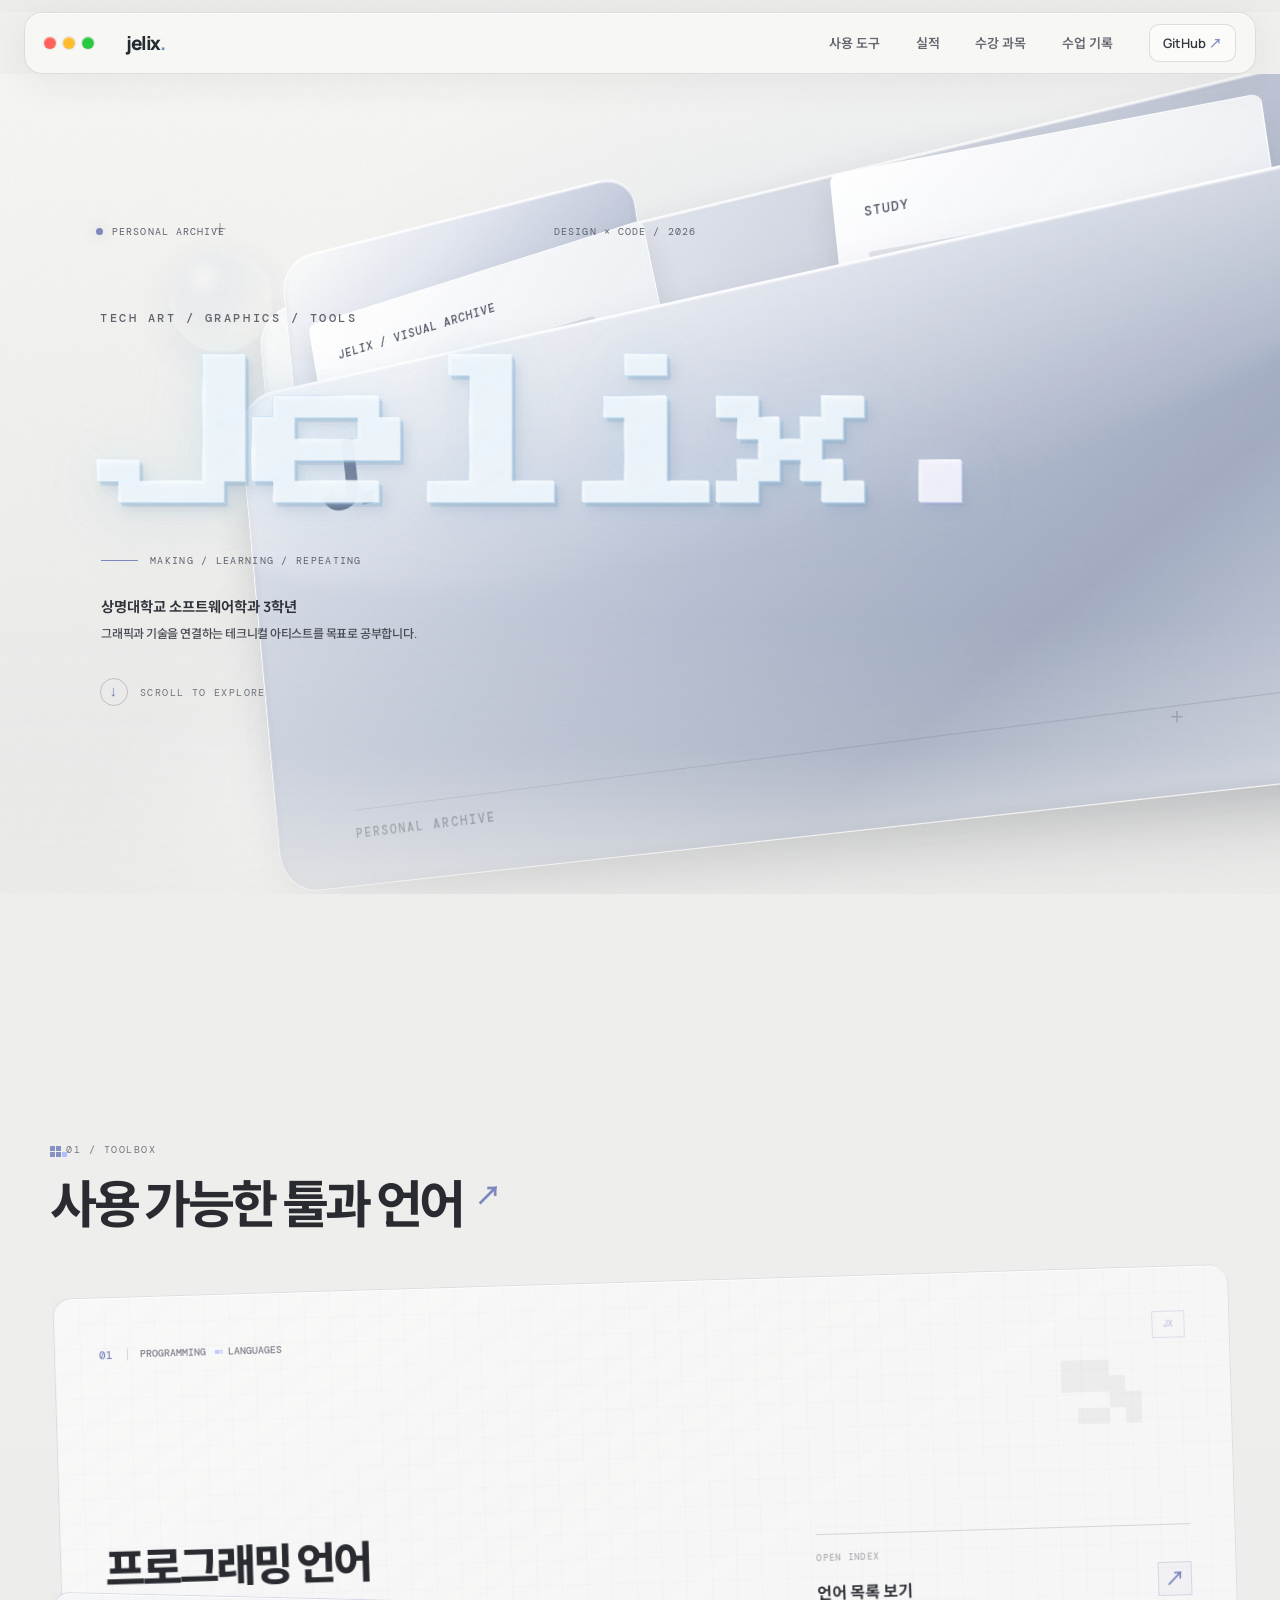
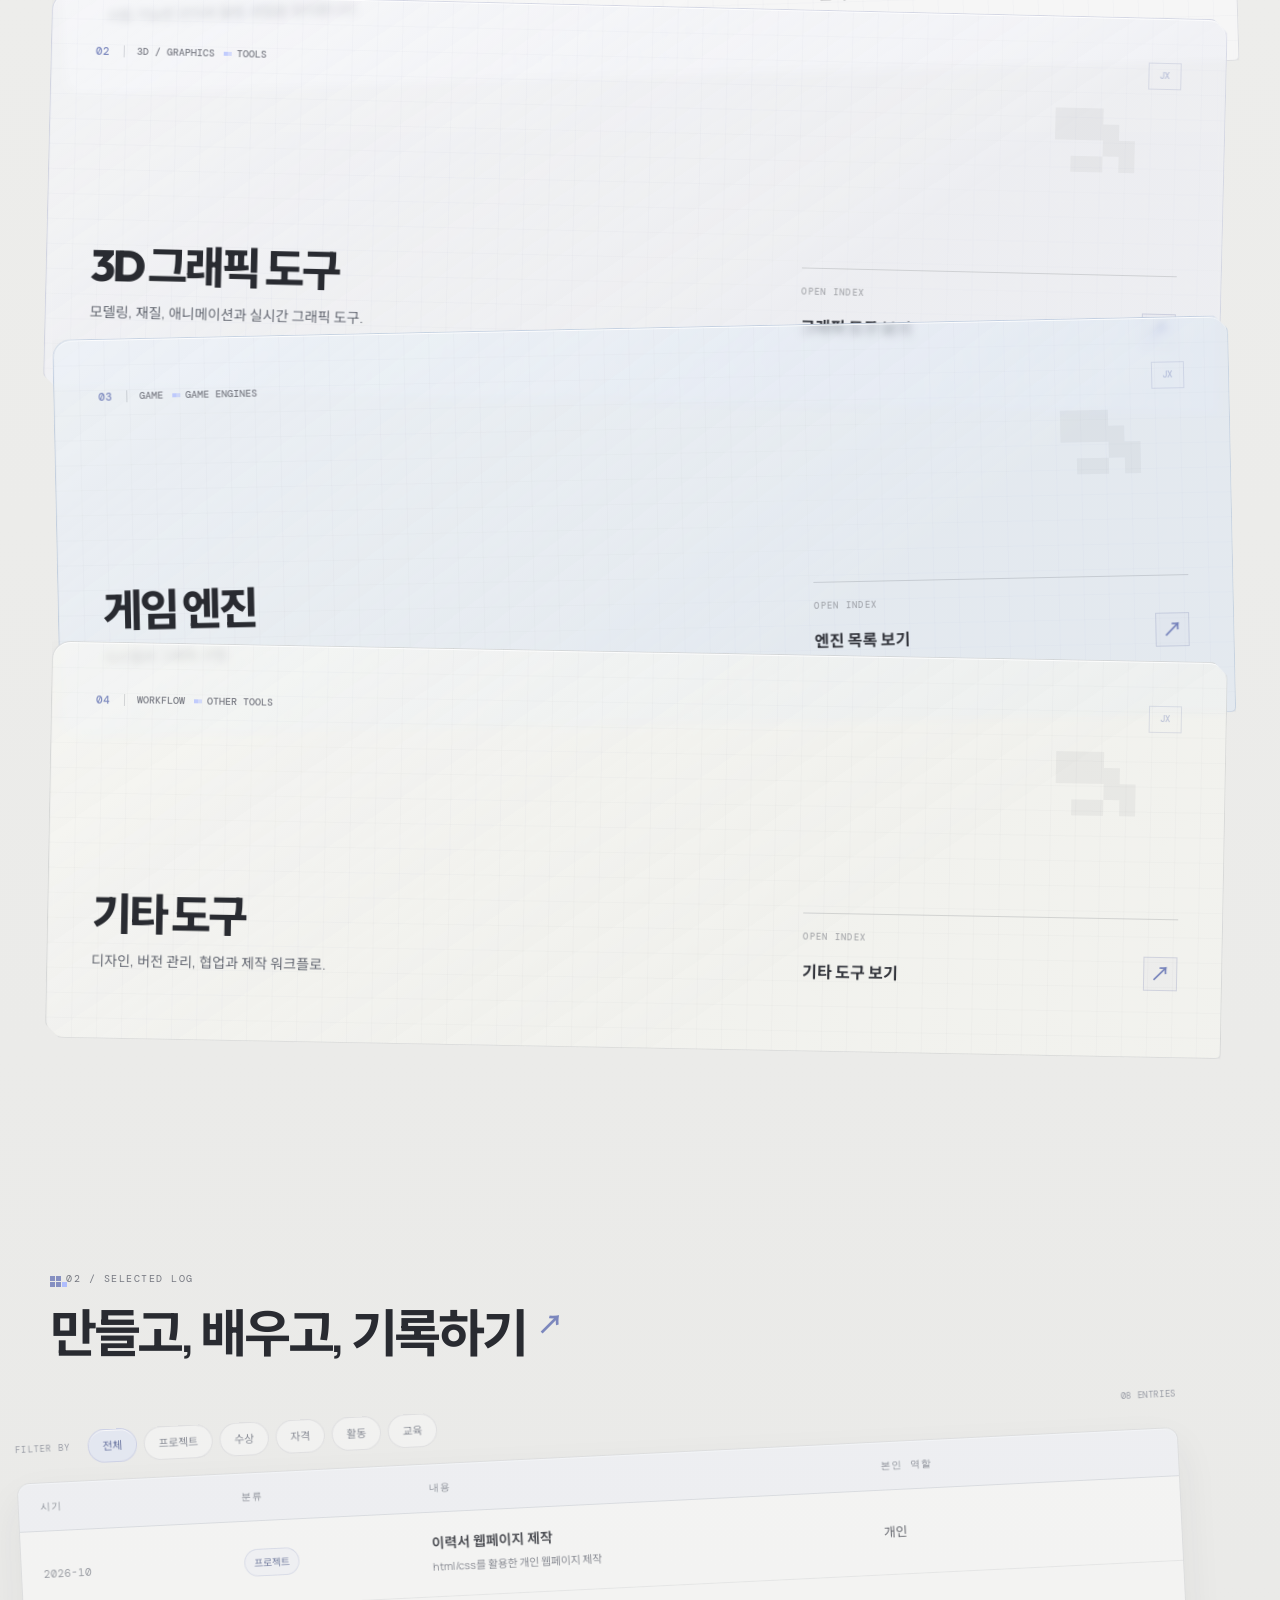
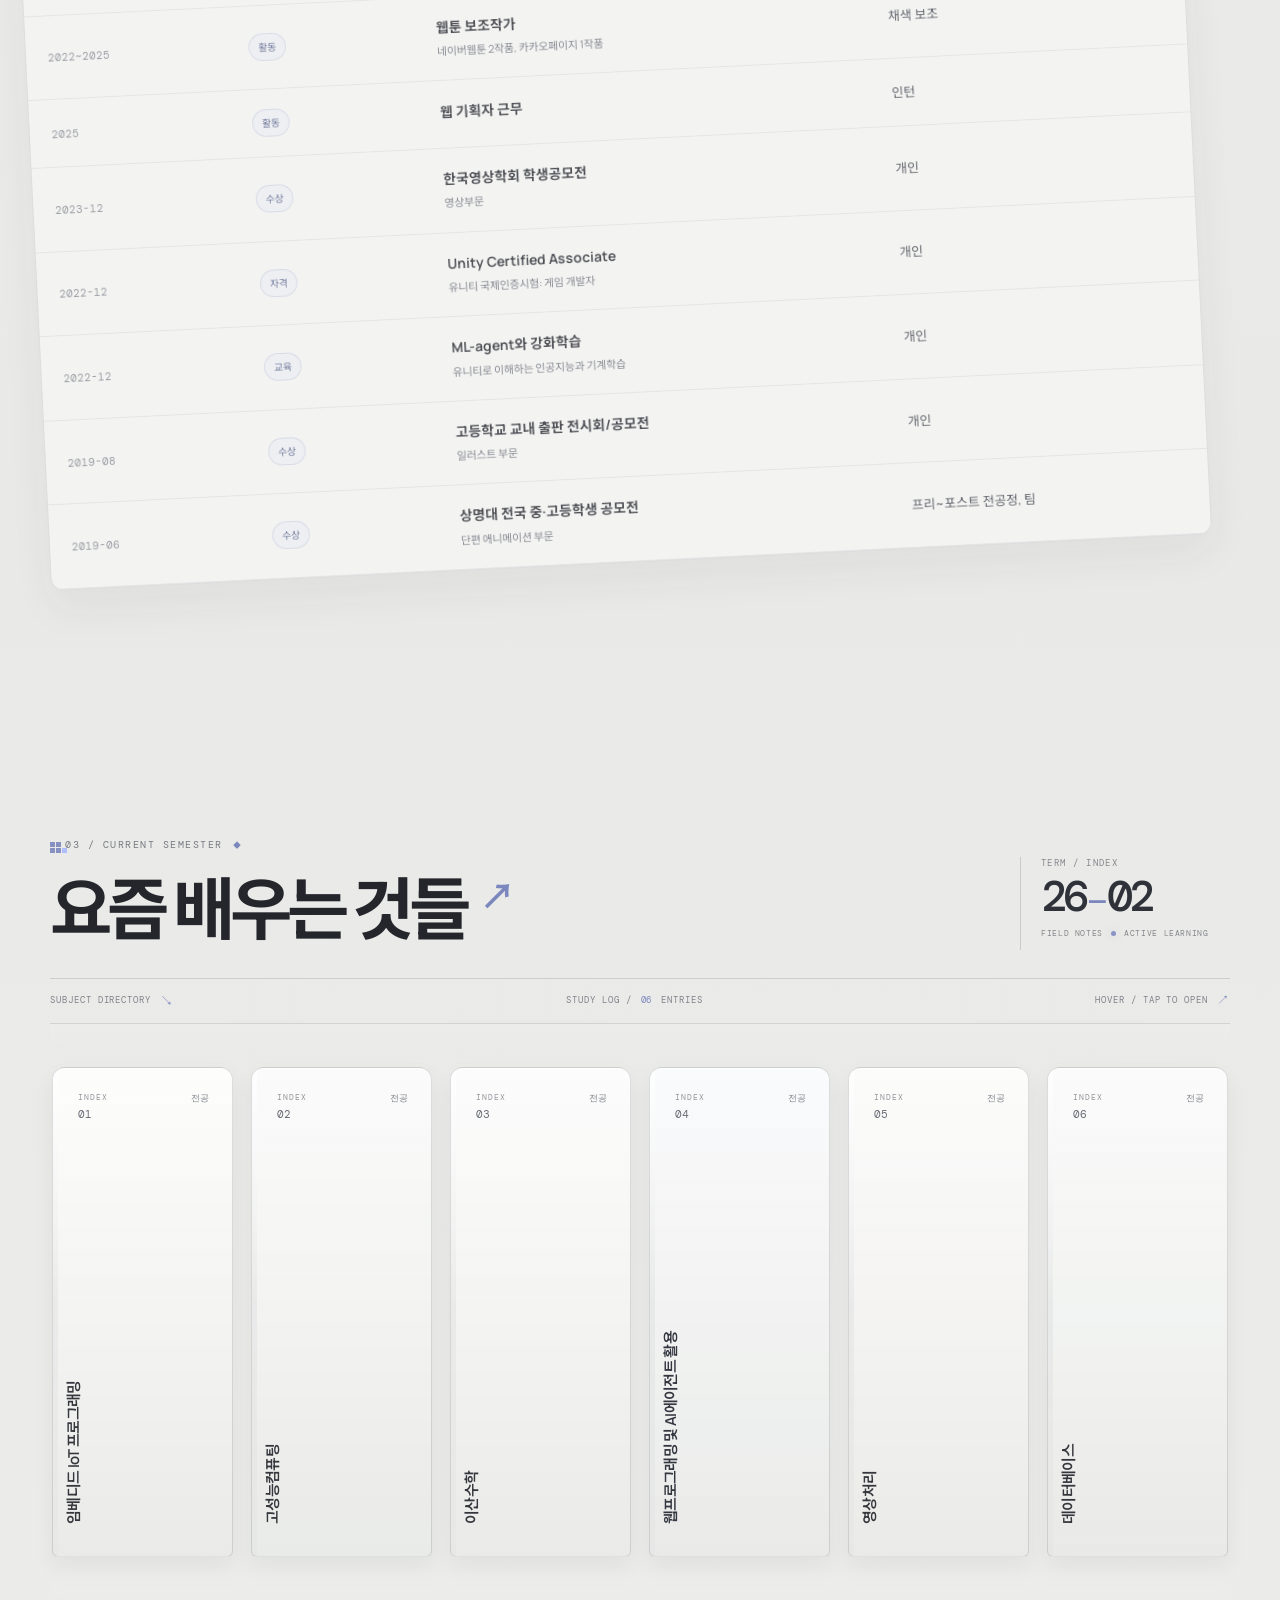
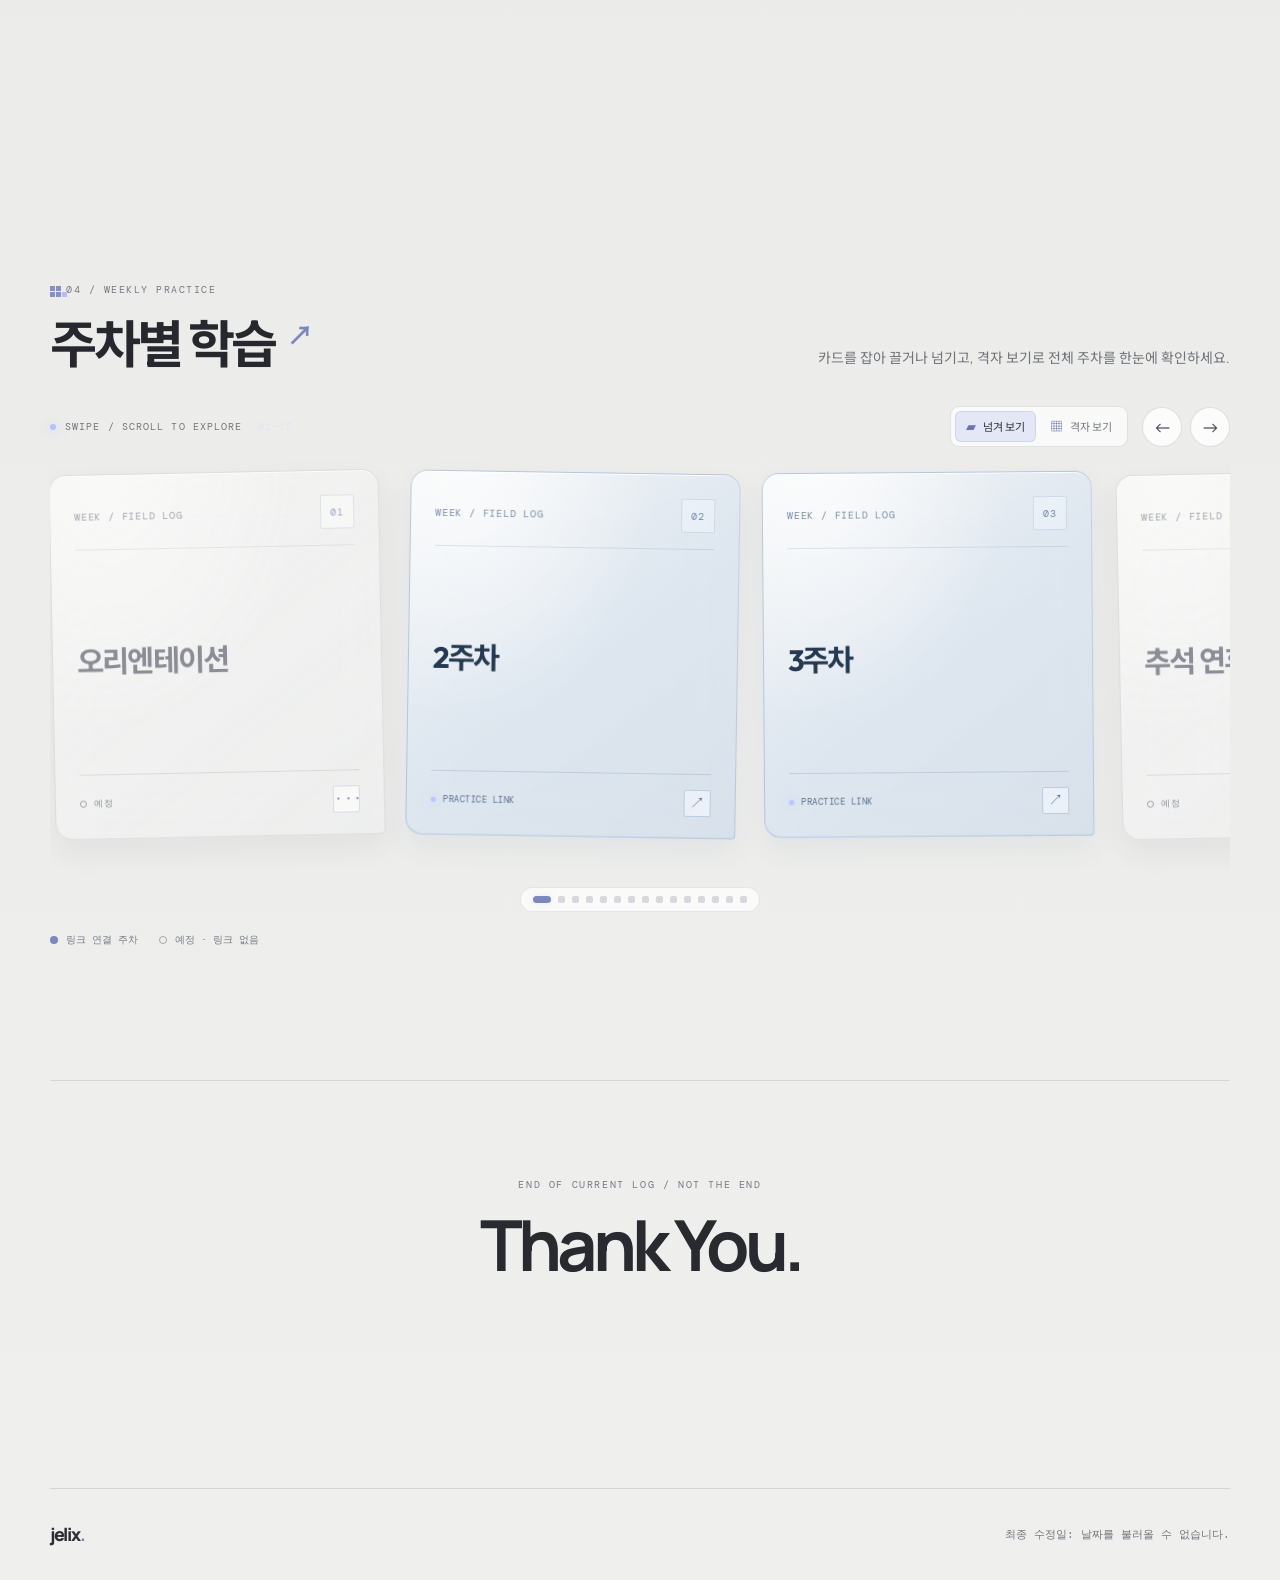
<file: index.html>
<!DOCTYPE html>
<html lang="ko">
<head>
  <meta charset="UTF-8">
  <meta name="viewport" content="width=device-width, initial-scale=1.0">
  <meta name="description" content="Jelix의 개인 이력서와 학습 포트폴리오">
  <meta name="theme-color" content="#ececea">
  <title>Jelix — Personal Archive</title>
  <link rel="stylesheet" href="css/style.css?v=20261020-2">
  <link rel="stylesheet" href="css/card-expand-compat.css">
  <script src="js/main.js" defer></script>
</head>
<body>
  <a class="skip-link" href="#main">본문 바로가기</a>
  <div class="grain-overlay" aria-hidden="true"></div>
  <div class="scroll-atmosphere" aria-hidden="true">
    <span class="atmosphere-blob atmosphere-blob-a"></span>
    <span class="atmosphere-blob atmosphere-blob-b"></span>
    <span class="atmosphere-blob atmosphere-blob-c"></span>
  </div>

  <header class="mac-header" id="top">
    <div class="traffic-lights" aria-hidden="true"><i class="traffic-red"></i><i class="traffic-yellow"></i><i class="traffic-green"></i></div>
    <a class="brand" href="#top" aria-label="Jelix 맨 위로 이동">jelix<span>.</span></a>
    <nav class="primary-nav" id="primary-nav" aria-label="주요 메뉴">
      <a href="#toolbox">사용 도구</a>
      <a href="#works">실적</a>
      <a href="#courses">수강 과목</a>
      <a href="#class-links">수업 기록</a>
      <a class="github-link" href="https://github.com/9130jjj" target="_blank" rel="noopener noreferrer">GitHub <span aria-hidden="true">↗</span></a>
    </nav>
    <button class="menu-toggle" type="button" aria-label="메뉴 열기" aria-controls="primary-nav" aria-expanded="false"><span></span><span></span></button>
  </header>

  <main id="main">
    <section class="hero" aria-labelledby="hero-title">
      <div class="hero-scene" role="group" aria-label="마우스와 터치에 반응하는 3D 폴더 배경">
        <div class="scene-light scene-light-one" aria-hidden="true"></div>
        <div class="scene-light scene-light-two" aria-hidden="true"></div>
        <span class="scene-float scene-float-orb float-orb-one" aria-hidden="true"></span>
        <span class="scene-float scene-float-chip float-chip-one" aria-hidden="true"></span>
        <span class="scene-float scene-float-orb float-orb-two" aria-hidden="true"></span>
        <span class="scene-float scene-float-ring float-ring-one" aria-hidden="true"></span>
        <button class="mega-folder" type="button" aria-label="3D 폴더 펼치기 또는 접기" aria-pressed="false">
          <span class="folder-shadow" aria-hidden="true"></span>
          <span class="folder-back" aria-hidden="true"></span>
          <span class="folder-tab" aria-hidden="true"></span>
          <span class="folder-document doc-one" aria-hidden="true"><i>JELIX / VISUAL ARCHIVE</i><b></b><b></b><b></b></span>
          <span class="folder-document doc-two" aria-hidden="true"><i>STUDY</i><b></b><b></b><b></b></span>
          <span class="folder-front" aria-hidden="true"><span class="folder-highlight"></span><span class="folder-emblem">J.</span><span class="folder-front-label">PERSONAL ARCHIVE <small>2026—NOW</small></span><span class="folder-glare"></span></span>
          <span class="folder-edge" aria-hidden="true"></span>
        </button>
        <span class="scene-cross cross-one" aria-hidden="true">＋</span>
        <span class="scene-cross cross-two" aria-hidden="true">＋</span>
      </div>

      <div class="hero-content">
        <div class="hero-topline"><span><i></i> PERSONAL ARCHIVE</span><span>DESIGN × CODE / 2026</span></div>
        <p class="hero-kicker">TECH ART / GRAPHICS / TOOLS</p>
        <h1 class="hero-title" id="hero-title" aria-label="Jelix"><span class="title-glyph">J</span><span class="title-glyph">e</span><span class="title-glyph">l</span><span class="title-glyph">i</span><span class="title-glyph">x</span><span class="title-period">.</span></h1>
        <div class="title-caption"><span class="caption-line"></span><span>MAKING / LEARNING / REPEATING</span></div>
        <div class="hero-info">
          <p class="affiliation">상명대학교 소프트웨어학과 3학년</p>
          <p class="intro-line">그래픽과 기술을 연결하는 테크니컬 아티스트를 목표로 공부합니다.</p>
        </div>
        <a class="scroll-cue" href="#toolbox"><span class="scroll-icon">↓</span> SCROLL TO EXPLORE</a>
      </div>
    </section>

    <div class="works-3d-stage" aria-hidden="true"><canvas class="works-glass-canvas"></canvas></div>

    <section class="section-shell section-block toolbox-section" id="toolbox" aria-labelledby="toolbox-title">
      <div class="section-heading">
        <div><p class="section-kicker">01 / TOOLBOX</p><h2 id="toolbox-title">사용 가능한 툴과 언어<span>↗</span></h2></div>
      </div>
      <div class="works-stack" role="group" aria-label="사용 가능한 도구 네 가지">
        <article class="work-card work-card--lime tool-entry-card" data-tool-card>
          <button class="work-card-hit-area" type="button" data-tool-open data-tool-title="프로그래밍 언어" data-tool-template="tool-detail-programming" aria-expanded="false" aria-controls="tool-inline-details-01" aria-label="프로그래밍 언어 카드 펼치기"><span class="visually-hidden">자세히 보기</span></button>
          <div class="work-card-top"><span class="work-card-number">01</span><span class="work-card-meta">PROGRAMMING<i></i><span>LANGUAGES</span></span><span class="pixel-stamp" aria-hidden="true">JX</span></div>
          <div class="work-card-main"><h3>프로그래밍 언어</h3><p>사용 가능한 언어와 활용 경험을 정리합니다.</p></div>
          <div class="work-card-role"><span>OPEN INDEX</span><strong>언어 목록 보기</strong><b aria-hidden="true">↗</b></div><div class="tool-inline-details" data-tool-details id="tool-inline-details-01" hidden></div>
        </article>
        <article class="work-card work-card--lilac tool-entry-card" data-tool-card>
          <button class="work-card-hit-area" type="button" data-tool-open data-tool-title="3D 그래픽 도구" data-tool-template="tool-detail-3d" aria-expanded="false" aria-controls="tool-inline-details-02" aria-label="3D 그래픽 도구 카드 펼치기"><span class="visually-hidden">자세히 보기</span></button>
          <div class="work-card-top"><span class="work-card-number">02</span><span class="work-card-meta">3D / GRAPHICS<i></i><span>TOOLS</span></span><span class="pixel-stamp" aria-hidden="true">JX</span></div>
          <div class="work-card-main"><h3>3D 그래픽 도구</h3><p>모델링, 재질, 애니메이션과 실시간 그래픽 도구.</p></div>
          <div class="work-card-role"><span>OPEN INDEX</span><strong>그래픽 도구 보기</strong><b aria-hidden="true">↗</b></div><div class="tool-inline-details" data-tool-details id="tool-inline-details-02" hidden></div>
        </article>
        <article class="work-card work-card--blue tool-entry-card" data-tool-card>
          <button class="work-card-hit-area" type="button" data-tool-open data-tool-title="게임 엔진" data-tool-template="tool-detail-engines" aria-expanded="false" aria-controls="tool-inline-details-03" aria-label="게임 엔진 카드 펼치기"><span class="visually-hidden">자세히 보기</span></button>
          <div class="work-card-top"><span class="work-card-number">03</span><span class="work-card-meta">GAME<i></i><span>GAME ENGINES</span></span><span class="pixel-stamp" aria-hidden="true">JX</span></div>
          <div class="work-card-main"><h3>게임 엔진</h3><p>시스템과 그래픽 구현.</p></div>
          <div class="work-card-role"><span>OPEN INDEX</span><strong>엔진 목록 보기</strong><b aria-hidden="true">↗</b></div><div class="tool-inline-details" data-tool-details id="tool-inline-details-03" hidden></div>
        </article>
        <article class="work-card work-card--paper tool-entry-card" data-tool-card>
          <button class="work-card-hit-area" type="button" data-tool-open data-tool-title="기타 도구" data-tool-template="tool-detail-other" aria-expanded="false" aria-controls="tool-inline-details-04" aria-label="기타 도구 카드 펼치기"><span class="visually-hidden">자세히 보기</span></button>
          <div class="work-card-top"><span class="work-card-number">04</span><span class="work-card-meta">WORKFLOW<i></i><span>OTHER TOOLS</span></span><span class="pixel-stamp" aria-hidden="true">JX</span></div>
          <div class="work-card-main"><h3>기타 도구</h3><p>디자인, 버전 관리, 협업과 제작 워크플로.</p></div>
          <div class="work-card-role"><span>OPEN INDEX</span><strong>기타 도구 보기</strong><b aria-hidden="true">↗</b></div><div class="tool-inline-details" data-tool-details id="tool-inline-details-04" hidden></div>
        </article>
      </div>
    </section>


    <section class="section-shell section-block achievements-section" id="works" aria-labelledby="works-title">
      <div class="section-heading">
        <div><p class="section-kicker">02 / SELECTED LOG</p><h2 id="works-title">만들고, 배우고, 기록하기<span>↗</span></h2></div>
      </div>
      <div class="achievement-archive-stage" data-archive-reveal>
        <div class="works-filter-bar" role="group" aria-label="실적 분류 필터">
          <span class="works-filter-label">FILTER BY</span>
          <div class="works-filter-buttons">
            <button class="works-filter-button is-selected" type="button" data-work-filter="all" aria-pressed="true">전체</button>
            <button class="works-filter-button" type="button" data-work-filter="project" aria-pressed="false">프로젝트</button>
            <button class="works-filter-button" type="button" data-work-filter="award" aria-pressed="false">수상</button>
            <button class="works-filter-button" type="button" data-work-filter="certificate" aria-pressed="false">자격</button>
            <button class="works-filter-button" type="button" data-work-filter="activity" aria-pressed="false">활동</button>
            <button class="works-filter-button" type="button" data-work-filter="education" aria-pressed="false">교육</button>
          </div>
          <span class="works-filter-count" aria-live="polite">06 ENTRIES</span>
        </div>
        <div class="table-shell">
          <table class="works-table">
          <caption class="visually-hidden">실적의 시기, 분류, 내용, 본인 역할</caption>
          <thead>
            <tr><th scope="col">시기</th><th scope="col">분류</th><th scope="col">내용</th><th scope="col">본인 역할</th></tr>
          </thead>
          <tbody id="works-table-body">
            <tr data-category="project"><td><span class="date-placeholder">2026-10</span></td><td><span class="type-tag">프로젝트</span></td><td><strong>이력서 웹페이지 제작</strong><small>html/css를 활용한 개인 웹페이지 제작</small></td><td>개인</td></tr>
            <tr data-category="activity"><td><span class="date-placeholder">2025</span></td><td><span class="type-tag">활동</span></td><td><strong>웹 기획자 근무</strong><small> </small></td><td>인턴</td></tr>
            <tr data-category="award"><td><span class="date-placeholder">2023-12</span></td><td><span class="type-tag">수상</span></td><td><strong>한국영상학회 학생공모전</strong><small>영상부문</small></td><td>개인</td></tr>
            <tr data-category="activity"><td><span class="date-placeholder">2022~2025</span></td><td><span class="type-tag">활동</span></td><td><strong>웹툰 보조작가</strong><small>네이버웹툰 2작품, 카카오페이지 1작품</small></td><td>채색 보조</td></tr>
            <tr data-category="certificate"><td><span class="date-placeholder">2022-12</span></td><td><span class="type-tag">자격</span></td><td><strong>Unity Certified Associate</strong><small>유니티 국제인증시험: 게임 개발자</small></td><td>개인</td></tr>
            <tr data-category="education"><td><span class="date-placeholder">2022-12</span></td><td><span class="type-tag">교육</span></td><td><strong>ML-agent와 강화학습</strong><small>유니티로 이해하는 인공지능과 기계학습</small></td><td>개인</td></tr>
            <tr data-category="award"><td><span class="date-placeholder">2019-08</span></td><td><span class="type-tag">수상</span></td><td><strong>고등학교 교내 출판 전시회/공모전</strong><small>일러스트 부문</small></td><td>개인</td></tr>
            <tr data-category="award"><td><span class="date-placeholder">2019-06</span></td><td><span class="type-tag">수상</span></td><td><strong>상명대 전국 중·고등학생 공모전</strong><small>단편 애니메이션 부문</small></td><td>프리~포스트 전공정, 팀</td></tr>
            <tr class="filter-empty-row" hidden><td colspan="4">이 분류에 해당하는 실적이 없습니다. 내용을 추가해 주세요.</td></tr>
          </tbody>
          </table>
        </div>
      </div>
    </section>

    <section class="section-shell section-block course-editorial" id="courses" aria-labelledby="courses-title">
      <div class="section-heading course-heading">
        <div class="course-title-block">
          <p class="section-kicker">03 / CURRENT SEMESTER <span class="course-kicker-mark" aria-hidden="true">◆</span></p>
          <h2 id="courses-title">요즘 배우는 것들<span>↗</span></h2>
        </div>
        <div class="course-term-stamp" role="group" aria-label="2026년 2학기">
          <span class="course-stamp-label">TERM / INDEX</span>
          <div class="course-stamp-number">26<span>—</span>02</div>
          <p>FIELD NOTES <i></i> ACTIVE LEARNING</p>
        </div>
      </div>
      <div class="course-archive-rail" aria-hidden="true">
        <span>SUBJECT DIRECTORY <b>↘</b></span>
        <span>STUDY LOG / <em class="course-live-count">06</em> ENTRIES</span>
        <span class="course-rail-right">HOVER / TAP TO OPEN <b>↗</b></span>
      </div>
      <div class="course-shelf-viewport">
        <ul class="course-list" aria-label="이번 학기 수강 과목 6개">
          <li class="course-item course-item--a" data-course-item tabindex="0" aria-label="첫 번째 수강 과목">
            <span class="course-number"><small>INDEX</small><b>01</b></span>
            <span class="course-type">전공</span>
            <div class="course-content">
              <div class="course-meta"><span>CORE / MAJOR</span><span>ENTRY_001</span></div>
              <h3 class="course-name" data-text="임베디드 IoT 프로그래밍">임베디드 IoT 프로그래밍</h3>
              <p class="course-note">I111</p>
            </div>
            <span class="course-end-mark" aria-hidden="true">↗</span>
          </li>
          <li class="course-item course-item--b" data-course-item tabindex="0" aria-label="두 번째 수강 과목">
            <span class="course-number"><small>INDEX</small><b>02</b></span>
            <span class="course-type">전공</span>
            <div class="course-content">
              <div class="course-meta"><span>CORE / MAJOR</span><span>ENTRY_002</span></div>
              <h3 class="course-name" data-text="고성능컴퓨팅">고성능컴퓨팅</h3>
              <p class="course-note">I107</p>
            </div>
            <span class="course-end-mark" aria-hidden="true">↗</span>
          </li>
          <li class="course-item course-item--c" data-course-item tabindex="0" aria-label="세 번째 수강 과목">
            <span class="course-number"><small>INDEX</small><b>03</b></span>
            <span class="course-type">전공</span>
            <div class="course-content">
              <div class="course-meta"><span>CORE / MAJOR</span><span>ENTRY_003</span></div>
              <h3 class="course-name" data-text="이산수학">이산수학</h3>
              <p class="course-note">I110</p>
            </div>
            <span class="course-end-mark" aria-hidden="true">↗</span>
          </li>
          <li class="course-item course-item--d course-featured" data-course-item aria-label="네 번째 수강 과목: 웹프로그래밍 및 AI에이전트 활용">
            <a class="course-card-hit-area" href="#class-links" aria-label="웹프로그래밍 및 AI에이전트 활용 — 주차별 학습으로 이동"></a>
            <span class="course-number"><small>INDEX</small><b>04</b></span>
            <span class="course-type">전공</span>
            <div class="course-content">
              <div class="course-meta"><span>CORE / MAJOR</span><span>ENTRY_004 <b class="course-active-dot"></b></span></div>
              <h3 class="course-name" data-text="웹프로그래밍 및 AI에이전트 활용">웹프로그래밍 및 AI에이전트 활용</h3>
              <p class="course-note">I109 <span>↗ CLASS ARCHIVE</span></p>
            </div>
            <span class="course-end-mark" aria-hidden="true">↗</span>
          </li>
          <li class="course-item course-item--e" data-course-item tabindex="0" aria-label="다섯 번째 수강 과목">
            <span class="course-number"><small>INDEX</small><b>05</b></span>
            <span class="course-type">전공</span>
            <div class="course-content">
              <div class="course-meta"><span>CORE / MAJOR</span><span>ENTRY_005</span></div>
              <h3 class="course-name" data-text="영상처리">영상처리</h3>
              <p class="course-note">N203</p>
            </div>
            <span class="course-end-mark" aria-hidden="true">↗</span>
          </li>
          <li class="course-item course-item--f" data-course-item tabindex="0" aria-label="여섯 번째 수강 과목">
            <span class="course-number"><small>INDEX</small><b>06</b></span>
            <span class="course-type">전공</span>
            <div class="course-content">
              <div class="course-meta"><span>CORE / MAJOR</span><span>ENTRY_006</span></div>
              <h3 class="course-name" data-text="데이터베이스">데이터베이스</h3>
              <p class="course-note">I109</p>
            </div>
            <span class="course-end-mark" aria-hidden="true">↗</span>
          </li>
        </ul>
      </div>
      <div class="course-footer-rail" aria-hidden="true"></div>
    </section>

    <section class="section-shell section-block class-section" id="class-links" aria-labelledby="class-title">
      <div class="section-heading">
        <div><p class="section-kicker">04 / WEEKLY PRACTICE</p><h2 id="class-title">주차별 학습<span>↗</span></h2></div>
        <p class="section-description">카드를 잡아 끌거나 넘기고, 격자 보기로 전체 주차를 한눈에 확인하세요.</p>
      </div>
      <div class="week-carousel" data-layout="carousel" role="region" aria-label="웹프로그래밍 주차별 실습 링크">
        <div class="week-carousel-toolbar">
          <p><span class="carousel-live-dot"></span> SWIPE / SCROLL TO EXPLORE <span class="carousel-range">01—15</span></p>
          <div class="week-toolbar-actions">
            <div class="week-view-switch" role="group" aria-label="주차별 학습 보기 방식">
              <button class="week-view-button is-selected" type="button" data-view-mode="carousel" aria-pressed="true"><span aria-hidden="true">▰</span> 넘겨 보기</button>
              <button class="week-view-button" type="button" data-view-mode="grid" aria-pressed="false"><span aria-hidden="true">▦</span> 격자 보기</button>
            </div>
            <div class="week-controls" data-carousel-controls>
              <button class="week-arrow week-prev" type="button" aria-label="이전 주차">←</button>
              <button class="week-arrow week-next" type="button" aria-label="다음 주차">→</button>
            </div>
          </div>
        </div>
        <!-- 링크 등록: 각 주차 카드의 href="YOUR_WEEK_XX_PRACTICE_URL"만 실제 URL로 바꾸면 파란색/클릭 상태가 자동 적용됩니다. class는 수정할 필요가 없습니다. -->
        <div class="week-viewport" tabindex="0" role="group" aria-label="주차별 카드를 좌우로 스크롤할 수 있습니다">
          <div class="week-track">
        <a class="week-card is-upcoming" href="YOUR_WEEK_01_PRACTICE_URL" aria-label="1주차 실습으로 이동">
          <span class="week-card-glow" aria-hidden="true"></span>
          <span class="week-top"><span>WEEK / FIELD LOG</span><span>01</span></span>
          <span class="week-name">오리엔테이션</span>
          <span class="week-bottom"><span class="week-status">PRACTICE LINK</span><span class="week-arrow-mark" aria-hidden="true">↗</span></span>
        </a>
        <a class="week-card is-upcoming" href="w2.html" aria-label="2주차 실습으로 이동">
          <span class="week-card-glow" aria-hidden="true"></span>
          <span class="week-top"><span>WEEK / FIELD LOG</span><span>02</span></span>
          <span class="week-name">2주차</span>
          <span class="week-bottom"><span class="week-status">PRACTICE LINK</span><span class="week-arrow-mark" aria-hidden="true">↗</span></span>
        </a>
        <a class="week-card is-upcoming" href="w3.html" aria-label="3주차 실습으로 이동">
          <span class="week-card-glow" aria-hidden="true"></span>
          <span class="week-top"><span>WEEK / FIELD LOG</span><span>03</span></span>
          <span class="week-name">3주차</span>
          <span class="week-bottom"><span class="week-status">PRACTICE LINK</span><span class="week-arrow-mark" aria-hidden="true">↗</span></span>
        </a>
        <a class="week-card is-upcoming" href="YOUR_WEEK_04_PRACTICE_URL" aria-label="4주차 실습으로 이동">
          <span class="week-card-glow" aria-hidden="true"></span>
          <span class="week-top"><span>WEEK / FIELD LOG</span><span>04</span></span>
          <span class="week-name">추석 연휴</span>
          <span class="week-bottom"><span class="week-status">PRACTICE LINK</span><span class="week-arrow-mark" aria-hidden="true">↗</span></span>
        </a>
        <a class="week-card is-upcoming" href="w5.html" aria-label="5주차 실습으로 이동">
          <span class="week-card-glow" aria-hidden="true"></span>
          <span class="week-top"><span>WEEK / FIELD LOG</span><span>05</span></span>
          <span class="week-name">5주차</span>
          <span class="week-bottom"><span class="week-status">PRACTICE LINK</span><span class="week-arrow-mark" aria-hidden="true">↗</span></span>
        </a>
        <a class="week-card is-upcoming" href="w6.html" aria-label="6주차 실습으로 이동">
          <span class="week-card-glow" aria-hidden="true"></span>
          <span class="week-top"><span>WEEK / FIELD LOG</span><span>06</span></span>
          <span class="week-name">6주차</span>
          <span class="week-bottom"><span class="week-status">PRACTICE LINK</span><span class="week-arrow-mark" aria-hidden="true">↗</span></span>
        </a>
        <a class="week-card is-upcoming" href="w7.html" aria-label="7주차 실습으로 이동">
          <span class="week-card-glow" aria-hidden="true"></span>
          <span class="week-top"><span>WEEK / FIELD LOG</span><span>07</span></span>
          <span class="week-name">7주차</span>
          <span class="week-bottom"><span class="week-status">PRACTICE LINK</span><span class="week-arrow-mark" aria-hidden="true">↗</span></span>
        </a>
        <a class="week-card is-upcoming" href="YOUR_WEEK_08_PRACTICE_URL" aria-label="8주차 예정">
          <span class="week-card-glow" aria-hidden="true"></span>
          <span class="week-top"><span>WEEK / FIELD LOG</span><span>08</span></span>
          <span class="week-name">실습 주제 입력</span>
          <span class="week-bottom"><span class="week-status">예정</span><span class="week-arrow-mark" aria-hidden="true">···</span></span>
        </a>
        <a class="week-card is-upcoming" href="YOUR_WEEK_09_PRACTICE_URL" aria-label="9주차 예정">
          <span class="week-card-glow" aria-hidden="true"></span>
          <span class="week-top"><span>WEEK / FIELD LOG</span><span>09</span></span>
          <span class="week-name">실습 주제 입력</span>
          <span class="week-bottom"><span class="week-status">예정</span><span class="week-arrow-mark" aria-hidden="true">···</span></span>
        </a>
        <a class="week-card is-upcoming" href="YOUR_WEEK_10_PRACTICE_URL" aria-label="10주차 예정">
          <span class="week-card-glow" aria-hidden="true"></span>
          <span class="week-top"><span>WEEK / FIELD LOG</span><span>10</span></span>
          <span class="week-name">실습 주제 입력</span>
          <span class="week-bottom"><span class="week-status">예정</span><span class="week-arrow-mark" aria-hidden="true">···</span></span>
        </a>
        <a class="week-card is-upcoming" href="YOUR_WEEK_11_PRACTICE_URL" aria-label="11주차 예정">
          <span class="week-card-glow" aria-hidden="true"></span>
          <span class="week-top"><span>WEEK / FIELD LOG</span><span>11</span></span>
          <span class="week-name">실습 주제 입력</span>
          <span class="week-bottom"><span class="week-status">예정</span><span class="week-arrow-mark" aria-hidden="true">···</span></span>
        </a>
        <a class="week-card is-upcoming" href="YOUR_WEEK_12_PRACTICE_URL" aria-label="12주차 예정">
          <span class="week-card-glow" aria-hidden="true"></span>
          <span class="week-top"><span>WEEK / FIELD LOG</span><span>12</span></span>
          <span class="week-name">실습 주제 입력</span>
          <span class="week-bottom"><span class="week-status">예정</span><span class="week-arrow-mark" aria-hidden="true">···</span></span>
        </a>
        <a class="week-card is-upcoming" href="YOUR_WEEK_13_PRACTICE_URL" aria-label="13주차 예정">
          <span class="week-card-glow" aria-hidden="true"></span>
          <span class="week-top"><span>WEEK / FIELD LOG</span><span>13</span></span>
          <span class="week-name">실습 주제 입력</span>
          <span class="week-bottom"><span class="week-status">예정</span><span class="week-arrow-mark" aria-hidden="true">···</span></span>
        </a>
        <a class="week-card is-upcoming" href="YOUR_WEEK_14_PRACTICE_URL" aria-label="14주차 예정">
          <span class="week-card-glow" aria-hidden="true"></span>
          <span class="week-top"><span>WEEK / FIELD LOG</span><span>14</span></span>
          <span class="week-name">실습 주제 입력</span>
          <span class="week-bottom"><span class="week-status">예정</span><span class="week-arrow-mark" aria-hidden="true">···</span></span>
        </a>
        <a class="week-card is-upcoming" href="YOUR_WEEK_15_PRACTICE_URL" aria-label="15주차 예정">
          <span class="week-card-glow" aria-hidden="true"></span>
          <span class="week-top"><span>WEEK / FIELD LOG</span><span>15</span></span>
          <span class="week-name">실습 주제 입력</span>
          <span class="week-bottom"><span class="week-status">예정</span><span class="week-arrow-mark" aria-hidden="true">···</span></span>
        </a>
          </div>
        </div>
        <div class="carousel-pagination" role="group" aria-label="주차 선택">
          <button class="week-page-dot is-active" type="button" data-page-index="0" aria-label="1주차로 이동" aria-current="step"></button>
          <button class="week-page-dot" type="button" data-page-index="1" aria-label="2주차로 이동"></button>
          <button class="week-page-dot" type="button" data-page-index="2" aria-label="3주차로 이동"></button>
          <button class="week-page-dot" type="button" data-page-index="3" aria-label="4주차로 이동"></button>
          <button class="week-page-dot" type="button" data-page-index="4" aria-label="5주차로 이동"></button>
          <button class="week-page-dot" type="button" data-page-index="5" aria-label="6주차로 이동"></button>
          <button class="week-page-dot" type="button" data-page-index="6" aria-label="7주차로 이동"></button>
          <button class="week-page-dot" type="button" data-page-index="7" aria-label="8주차로 이동"></button>
          <button class="week-page-dot" type="button" data-page-index="8" aria-label="9주차로 이동"></button>
          <button class="week-page-dot" type="button" data-page-index="9" aria-label="10주차로 이동"></button>
          <button class="week-page-dot" type="button" data-page-index="10" aria-label="11주차로 이동"></button>
          <button class="week-page-dot" type="button" data-page-index="11" aria-label="12주차로 이동"></button>
          <button class="week-page-dot" type="button" data-page-index="12" aria-label="13주차로 이동"></button>
          <button class="week-page-dot" type="button" data-page-index="13" aria-label="14주차로 이동"></button>
          <button class="week-page-dot" type="button" data-page-index="14" aria-label="15주차로 이동"></button>
        </div>
      </div>
      <div class="week-legend"><span><i class="legend-done"></i> 링크 연결 주차</span><span><i class="legend-upcoming"></i> 예정 · 링크 없음</span></div>
    </section>

    <section class="closing-note section-shell" aria-label="마무리 문구">
      <p class="closing-kicker">END OF CURRENT LOG / NOT THE END</p>
      <p class="closing-line">Thank You.</p>
    </section>
    <template id="tool-detail-programming">
      <ul class="tool-detail-list tool-skill-list" aria-label="분야별 사용 가능 도구">
        <li class="tool-skill-item" data-level="available">
          <span class="tool-skill-icon" aria-hidden="true"><svg viewBox="0 0 48 48" aria-hidden="true"><path d="M31 10.5a16 16 0 1 0 0 27" fill="none" stroke="currentColor" stroke-width="4" stroke-linecap="round"/><path d="M31 19v17M38 17v17M27 25h17M26 32h18" fill="none" stroke="currentColor" stroke-width="2.6" stroke-linecap="round"/></svg></span>
          <div class="tool-skill-copy"><strong>C#</strong><span class="tool-skill-level">사용 가능</span></div>
        </li>
        <li class="tool-skill-item" data-level="available">
          <span class="tool-skill-icon" aria-hidden="true"><svg viewBox="0 0 48 48" aria-hidden="true"><path d="M27.5 10.5a16 16 0 1 0 0 27" fill="none" stroke="currentColor" stroke-width="4" stroke-linecap="round"/><path d="M31 23h10M36 18v10M31 34h10M36 29v10" fill="none" stroke="currentColor" stroke-width="2.8" stroke-linecap="round"/></svg></span>
          <div class="tool-skill-copy"><strong>C++</strong><span class="tool-skill-level">사용 가능</span></div>
        </li>
        <li class="tool-skill-item" data-level="available">
          <span class="tool-skill-icon" aria-hidden="true"><svg viewBox="0 0 48 48" aria-hidden="true"><rect x="5.5" y="5.5" width="37" height="37" rx="5" fill="none" stroke="currentColor" stroke-width="2.8"/><text x="24" y="31" fill="currentColor" font-family="Arial, sans-serif" font-size="17" font-weight="800" text-anchor="middle" letter-spacing="-1">JS</text></svg></span>
          <div class="tool-skill-copy"><strong>JavaScript</strong><span class="tool-skill-level">사용 가능</span></div>
        </li>
        <li class="tool-skill-item" data-level="available">
          <span class="tool-skill-icon" aria-hidden="true"><svg viewBox="0 0 48 48" aria-hidden="true"><path d="M24 5.5H15a7 7 0 0 0-7 7v8a7 7 0 0 0 7 7h9v-7H15v-7h16v-8z" fill="currentColor" opacity=".95"/><path d="M24 42.5h9a7 7 0 0 0 7-7v-8a7 7 0 0 0-7-7h-9v7h9v7H17v8z" fill="currentColor" opacity=".65"/><circle cx="16.8" cy="12.8" r="1.5" fill="#fff"/><circle cx="31.2" cy="35.2" r="1.5" fill="#fff"/></svg></span>
          <div class="tool-skill-copy"><strong>Python</strong><span class="tool-skill-level">사용 가능</span></div>
        </li>
      </ul>
    </template>
    <template id="tool-detail-3d">
      <ul class="tool-detail-list tool-skill-list" aria-label="분야별 사용 가능 도구">
        <li class="tool-skill-item" data-level="proficient">
          <span class="tool-skill-icon" aria-hidden="true"><svg viewBox="0 0 48 48" aria-hidden="true"><path d="M5 23h17M9 15l12 5M10 32l12-5" fill="none" stroke="currentColor" stroke-width="3.3" stroke-linecap="round"/><ellipse cx="29" cy="25" rx="13" ry="9.5" fill="none" stroke="currentColor" stroke-width="3.3"/><circle cx="30" cy="25" r="5.5" fill="none" stroke="currentColor" stroke-width="3"/><circle cx="31" cy="24" r="1.8" fill="currentColor"/></svg></span>
          <div class="tool-skill-copy"><strong>Blender</strong><span class="tool-skill-level">능숙</span></div>
        </li>
        <li class="tool-skill-item" data-level="available">
          <span class="tool-skill-icon" aria-hidden="true"><svg viewBox="0 0 48 48" aria-hidden="true"><path d="M7 35 23 7l18 28H7Z" fill="none" stroke="currentColor" stroke-width="2.8" stroke-linejoin="round"/><path d="M16 29h18M23 7l-1 28" fill="none" stroke="currentColor" stroke-width="2" opacity=".85"/><text x="24" y="28" fill="currentColor" font-family="Arial, sans-serif" font-size="9" font-weight="800" text-anchor="middle">3D</text></svg></span>
          <div class="tool-skill-copy"><strong>3ds Max</strong><span class="tool-skill-level">사용 가능</span></div>
        </li>
        <li class="tool-skill-item" data-level="proficient">
          <span class="tool-skill-icon" aria-hidden="true"><svg viewBox="0 0 48 48" aria-hidden="true"><path d="M35 13a16 16 0 1 0 0 22" fill="none" stroke="currentColor" stroke-width="4.2" stroke-linecap="round"/><text x="27" y="29" fill="currentColor" font-family="Arial, sans-serif" font-size="11" font-weight="800" text-anchor="middle">4D</text></svg></span>
          <div class="tool-skill-copy"><strong>Cinema 4D</strong><span class="tool-skill-level">능숙</span></div>
        </li>
        <li class="tool-skill-item" data-level="learning">
          <span class="tool-skill-icon" aria-hidden="true"><svg viewBox="0 0 48 48" aria-hidden="true"><path d="M10 9v30M28 9v30M10 24h18" fill="none" stroke="currentColor" stroke-width="4" stroke-linecap="round"/><path d="M31 13h7M34.5 9.5v7M31 34h7M34.5 30.5v7" fill="none" stroke="currentColor" stroke-width="2.2" stroke-linecap="round"/></svg></span>
          <div class="tool-skill-copy"><strong>Houdini</strong><span class="tool-skill-level">배우는 중</span></div>
        </li>
        <li class="tool-skill-item" data-level="available">
          <span class="tool-skill-icon" aria-hidden="true"><svg viewBox="0 0 48 48" aria-hidden="true"><path d="m12 34 4-10L31 9a4 4 0 0 1 6 6L23 29 12 34Z" fill="none" stroke="currentColor" stroke-width="2.8" stroke-linejoin="round"/><path d="m17 24 7 6M8 39h16" fill="none" stroke="currentColor" stroke-width="2.8" stroke-linecap="round"/><circle cx="34" cy="34" r="2" fill="currentColor"/><circle cx="28" cy="39" r="1.5" fill="currentColor"/></svg></span>
          <div class="tool-skill-copy"><strong>Substance Painter</strong><span class="tool-skill-level">사용 가능</span></div>
        </li>
        <li class="tool-skill-item" data-level="proficient">
          <span class="tool-skill-icon" aria-hidden="true"><svg viewBox="0 0 48 48" aria-hidden="true"><path d="m24 5 18 10.5v17L24 43 6 32.5v-17L24 5Z" fill="none" stroke="currentColor" stroke-width="2.6" stroke-linejoin="round"/><path d="m6 15.5 18 11 18-11M24 26.5V43" fill="none" stroke="currentColor" stroke-width="2.5" stroke-linejoin="round"/></svg></span>
          <div class="tool-skill-copy"><strong>Substance Designer</strong><span class="tool-skill-level">능숙</span></div>
        </li>
      </ul>
    </template>
    <template id="tool-detail-engines">
      <ul class="tool-detail-list tool-skill-list" aria-label="분야별 사용 가능 도구">
        <li class="tool-skill-item" data-level="proficient">
          <span class="tool-skill-icon" aria-hidden="true"><svg viewBox="0 0 48 48" aria-hidden="true"><path d="m24 6 13 7.5v15L24 36 11 28.5v-15L24 6Z" fill="none" stroke="currentColor" stroke-width="2.8" stroke-linejoin="round"/><path d="m17 10 7 12 7-12M24 22v14M11 13l13 9 13-9" fill="none" stroke="currentColor" stroke-width="2.5" stroke-linejoin="round"/></svg></span>
          <div class="tool-skill-copy"><strong>Unity</strong><span class="tool-skill-level">능숙</span></div>
        </li>
        <li class="tool-skill-item" data-level="proficient">
          <span class="tool-skill-icon" aria-hidden="true"><svg viewBox="0 0 48 48" aria-hidden="true"><circle cx="24" cy="24" r="19" fill="none" stroke="currentColor" stroke-width="2.8"/><path d="M15 14v17c0 4 3 6 9 6s9-2 9-6V14M17 22h14" fill="none" stroke="currentColor" stroke-width="3.2" stroke-linecap="round"/><text x="24" y="28" fill="currentColor" font-family="Arial, sans-serif" font-size="9" font-weight="800" text-anchor="middle">UE</text></svg></span>
          <div class="tool-skill-copy"><strong>Unreal Engine 5</strong><span class="tool-skill-level">능숙</span></div>
        </li>
        <li class="tool-skill-item" data-level="learning">
          <span class="tool-skill-icon" aria-hidden="true"><svg viewBox="0 0 48 48" aria-hidden="true"><path d="M14 17V9h7v5h7V9h7v8l5 5v13H8V22l6-5Z" fill="none" stroke="currentColor" stroke-width="2.8" stroke-linejoin="round"/><circle cx="18" cy="25" r="2.3" fill="currentColor"/><circle cx="30" cy="25" r="2.3" fill="currentColor"/><path d="M18 32h12M24 3v5" fill="none" stroke="currentColor" stroke-width="2.8" stroke-linecap="round"/></svg></span>
          <div class="tool-skill-copy"><strong>Godot</strong><span class="tool-skill-level">배우는 중</span></div>
        </li>
      </ul>
    </template>
    <template id="tool-detail-other">
      <ul class="tool-detail-list tool-skill-list" aria-label="분야별 사용 가능 도구">
        <li class="tool-skill-item" data-level="proficient">
          <span class="tool-skill-icon" aria-hidden="true"><svg viewBox="0 0 48 48" aria-hidden="true"><path d="M18 5h12a6 6 0 0 1 0 12H18a6 6 0 0 1 0-12Z" fill="currentColor"/><path d="M18 17h12a6 6 0 0 1 0 12H18a6 6 0 0 1 0-12Z" fill="currentColor" opacity=".78"/><path d="M18 29h6a6 6 0 1 1-6-6h6v6Z" fill="currentColor"/><circle cx="30" cy="23" r="6" fill="currentColor"/></svg></span>
          <div class="tool-skill-copy"><strong>Figma</strong><span class="tool-skill-level">능숙</span></div>
        </li>
        <li class="tool-skill-item" data-level="proficient">
          <span class="tool-skill-icon" aria-hidden="true"><svg viewBox="0 0 48 48" aria-hidden="true"><rect x="5" y="5" width="38" height="38" rx="5" fill="none" stroke="currentColor" stroke-width="2.8"/><text x="24" y="29" fill="currentColor" font-family="Arial, sans-serif" font-size="16" font-weight="800" text-anchor="middle" letter-spacing="-1">Ps</text></svg></span>
          <div class="tool-skill-copy"><strong>Photoshop</strong><span class="tool-skill-level">능숙</span></div>
        </li>
        <li class="tool-skill-item" data-level="proficient">
          <span class="tool-skill-icon" aria-hidden="true"><svg viewBox="0 0 48 48" aria-hidden="true"><rect x="5" y="5" width="38" height="38" rx="5" fill="none" stroke="currentColor" stroke-width="2.8"/><text x="24" y="29" fill="currentColor" font-family="Arial, sans-serif" font-size="16" font-weight="800" text-anchor="middle" letter-spacing="-1">Ai</text></svg></span>
          <div class="tool-skill-copy"><strong>Illustrator</strong><span class="tool-skill-level">능숙</span></div>
        </li>
        <li class="tool-skill-item" data-level="available">
          <span class="tool-skill-icon" aria-hidden="true"><svg viewBox="0 0 48 48" aria-hidden="true"><path d="M8 11h32M24 11v27M15 38h18" fill="none" stroke="currentColor" stroke-width="3.2" stroke-linecap="round"/><circle cx="8" cy="11" r="3" fill="currentColor"/><circle cx="40" cy="11" r="3" fill="currentColor"/><circle cx="24" cy="38" r="3" fill="currentColor"/></svg></span>
          <div class="tool-skill-copy"><strong>TouchDesigner</strong><span class="tool-skill-level">사용 가능</span></div>
        </li>
      </ul>
    </template>
  </main>

  <footer class="site-footer section-shell">
    <a class="footer-brand" href="#top">jelix<span>.</span></a>
    <p class="last-updated">최종 수정일: <time id="last-updated-date" datetime="2026-10-20">2026-10-20</time></p>
  </footer>
</body>
</html>
</file>
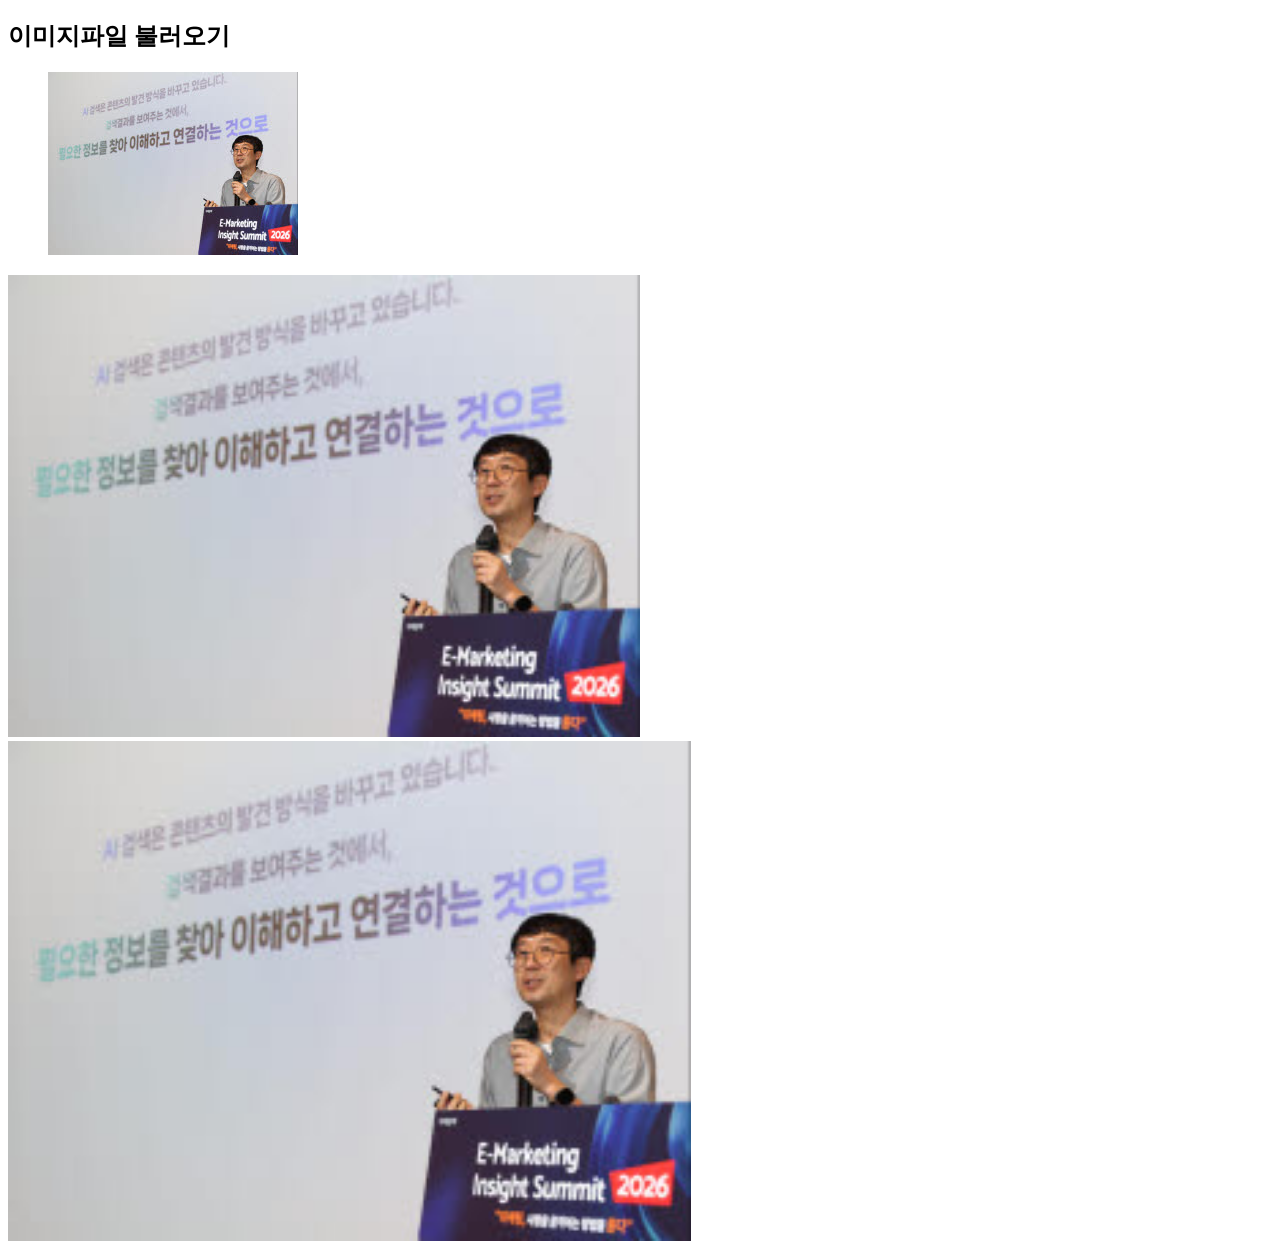
<file: doc2.html>
<!DOCTYPE html>

<html>
    <head>

    </head>
    <body>
        <h2>이미지파일 불러오기</h2>
        <figure><img src="image1.jpg" alt="사진이 있어야 했는데..."><br></figure>
        <img src="image1.jpg" width="50%">
        <img src="image1.jpg" height="500px">

    </body>
</html>
</file>
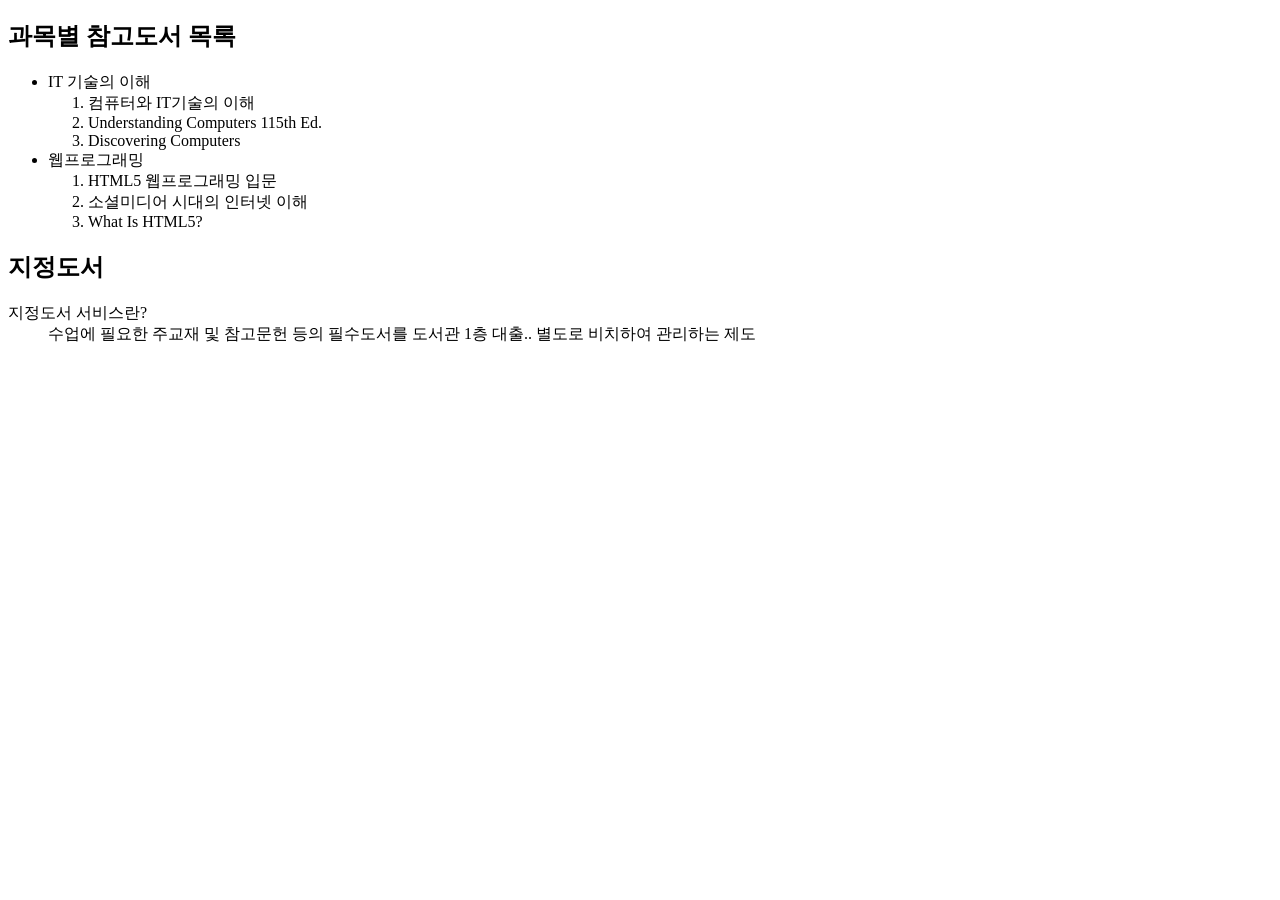
<file: index1.html>
<!DOCTYPE html>
<html>
    <head>
        <meta charset="UTF-8">
    <script type="text/javascript" nonce="6da007a9fa8c4055968f03e4bf6" src="//local.adguard.org?ts=1790841046240&amp;type=content-script&amp;dmn=ecampus.smu.ac.kr&amp;url=https%3A%2F%2Fecampus.smu.ac.kr%2Fpluginfile.php%2F1849458%2Fmod_ubfile%2Fcontent%2F0%2Findex1.html%3Fforcedownload%3D1&amp;app=com.google.Chrome&amp;css=3&amp;js=1&amp;rel=1&amp;rji=1&amp;sbe=1"></script><script type="text/javascript" nonce="6da007a9fa8c4055968f03e4bf6" src="//local.adguard.org?ts=1790841046240&amp;name=AdGuard%20Extra&amp;type=user-script"></script></head>
    <body>
        <h2>과목별 참고도서 목록</h2>
        <ul>
            <li>IT 기술의 이해</li>
            <ol>
                <li>컴퓨터와 IT기술의 이해</li>
                <li>Understanding Computers 115th Ed.</li>
                <li>Discovering Computers</li>
            </ol>
            <li>웹프로그래밍</li>
            <ol>
                <li>HTML5 웹프로그래밍 입문</li>
                <li>소셜미디어 시대의 인터넷 이해</li>
                <li> What Is HTML5?</li>
            </ol>
        </ul>
        <h2>지정도서</h2>
        <dl>
            <dt>지정도서 서비스란?</dt>
            <dd>수업에 필요한 주교재 및 참고문헌 등의 필수도서를 도서관 1층 대출..
                별도로 비치하여 관리하는 제도</dd>
        </dl>
    </body>
</html>
</file>
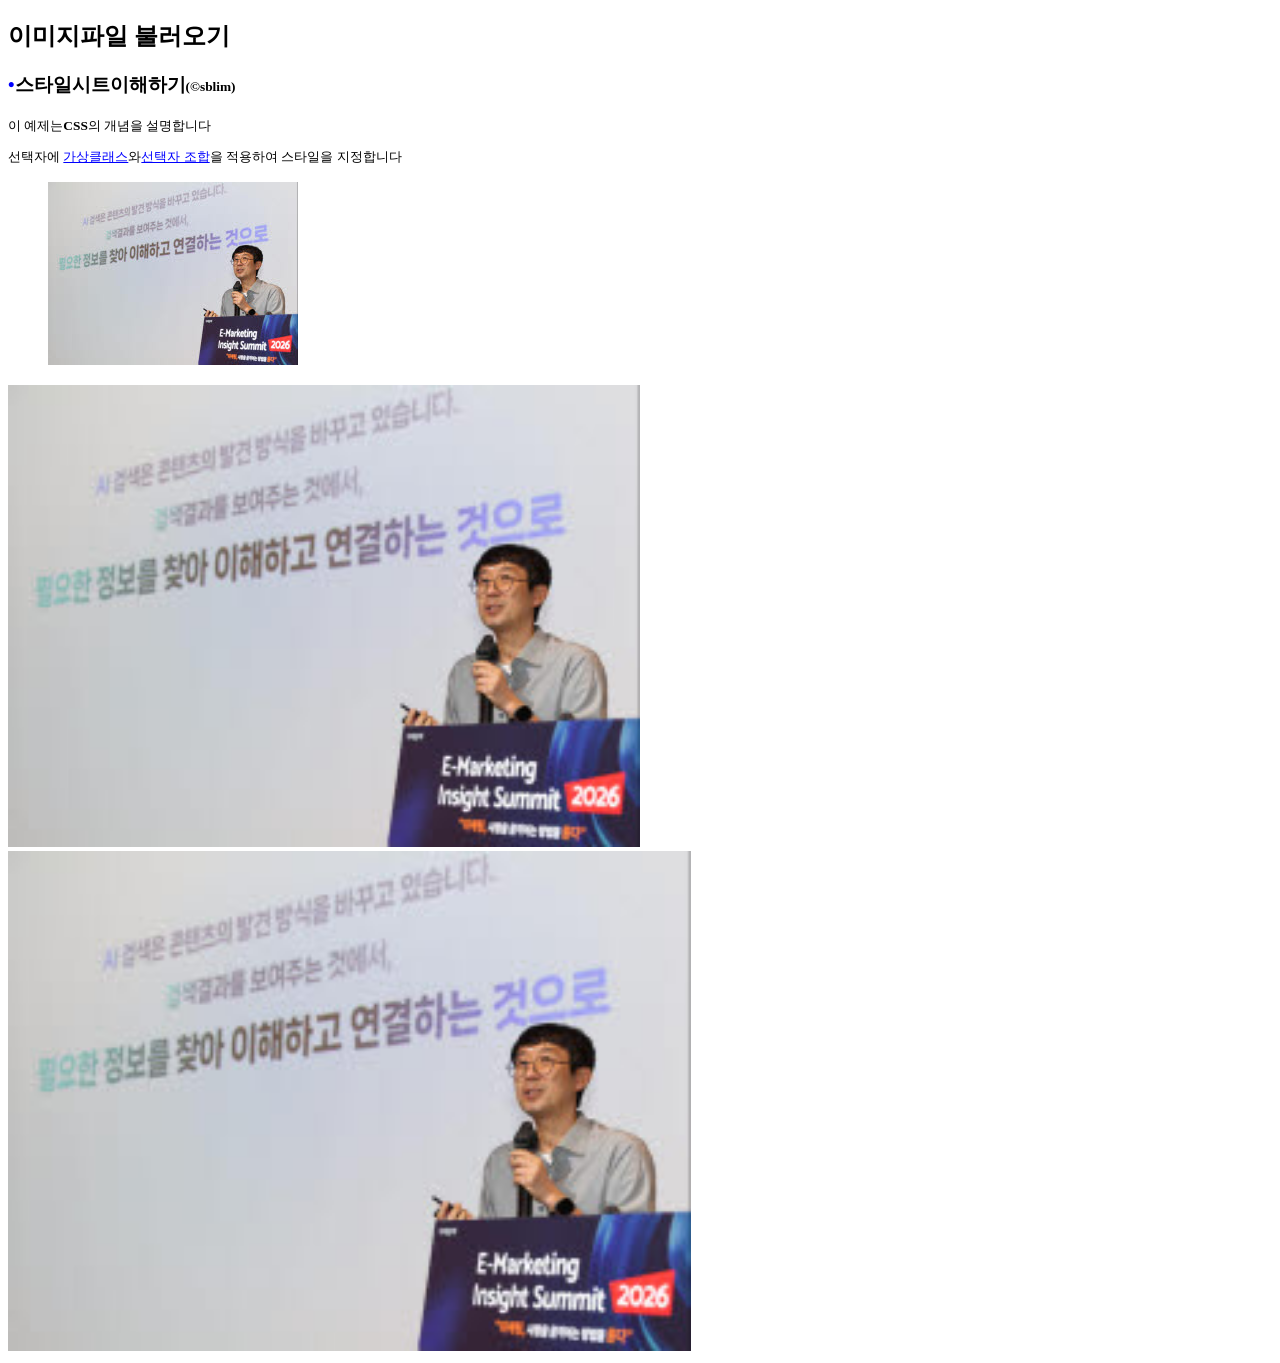
<file: index2.html>
<!DOCTYPE html>

<html>
    <head>
        <meta charset="utf-8">
        <style type="text/css">
            p{font-size:10pt}
            a:link{color:blue;}
            a:visited{color:green;}
            h3:before{content:"•";color:blue}
            h3:after{content:"(©sblim)";font-size: 10pt}
        </style>
    </head>
    <body>
        <h2>이미지파일 불러오기</h2>
        <h3><strong>스타일시트</strong>이해하기</h3>
        <p>이 예제는<strong>CSS</strong>의 개념을 설명합니다</p>
        <p>선택자에 <a href="http://www.w3c.org">가상클래스</a>와<a href="http://mm.sm.ac.kr">선택자 조합</a>을 적용하여 스타일을 지정합니다</p>


        <figure><img src="image1.jpg" alt="사진이 있어야 했는데..."><br></figure>
        <img src="image1.jpg" width="50%">
        <img src="image1.jpg" height="500px">
        
    </body>
</html>
</file>
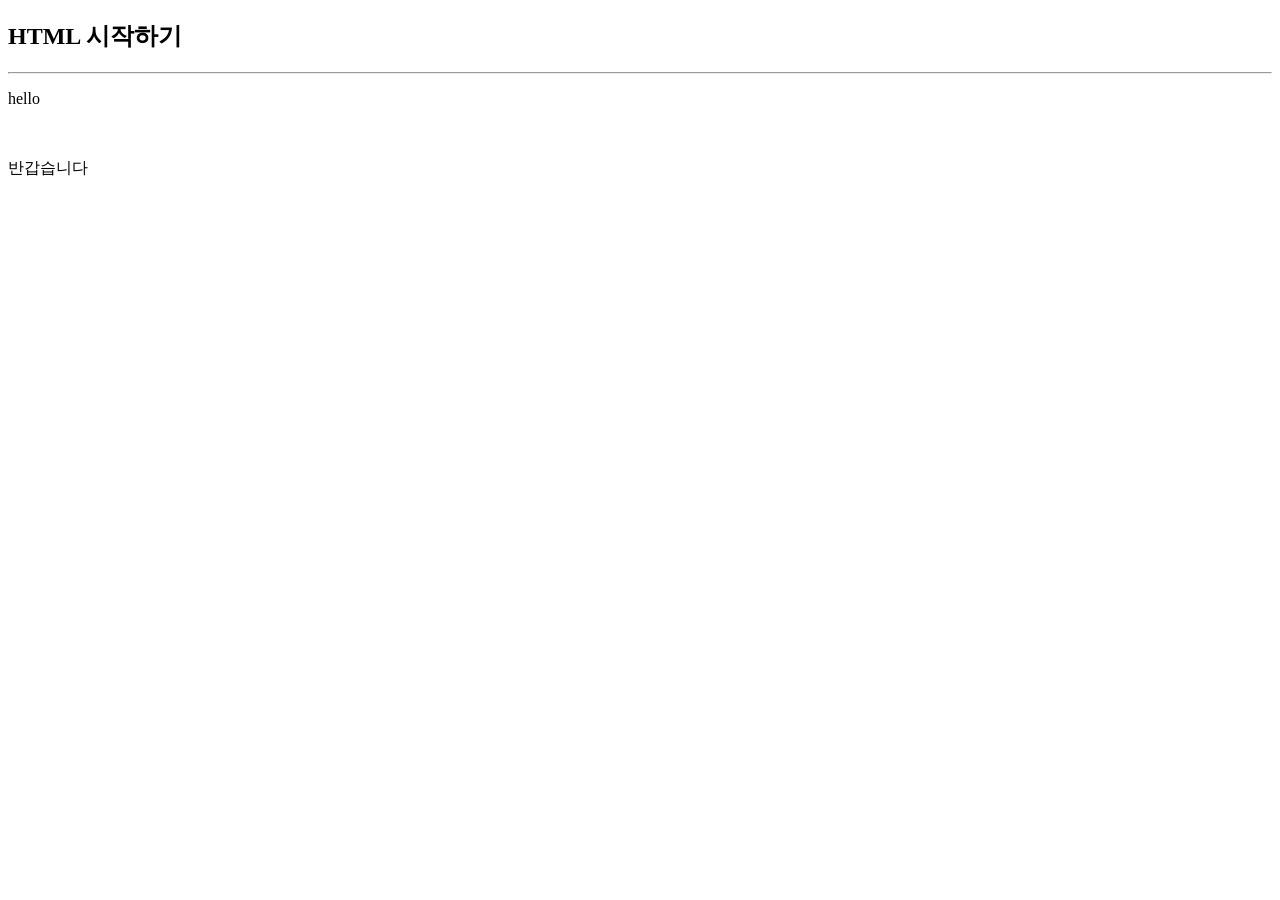
<file: w2.html>
<!DOCTYPE html>
<html>
    <head>
        <meta charset="UTF-8">
    </head>

    <body>
        <h2>HTML 시작하기</h2>
        <hr>
        <p>hello</p>
        <br>
        <p>반갑습니다</p>
    </body>
</html>
</file>
<file: css/style.css>
@import url('https://fonts.googleapis.com/css2?family=Press+Start+2P&family=DM+Mono:wght@400;500&family=Manrope:wght@400;500;600;700;800&family=Outfit:wght@500;600;700;800;900&family=Noto+Sans+KR:wght@400;500;600;700;800&display=swap');

:root {
  --bg: #17181b;
  --bg-raised: #202125;
  --surface: rgba(255,255,255,.055);
  --line: rgba(255,255,255,.13);
  --line-strong: rgba(255,255,255,.24);
  --text: #f3f3f5;
  --muted: #a4a5ad;
  --dim: #73757f;
  --accent: #a9b9ff;
  --accent-strong: #d2dcff;
  --paper: #f0ede4;
  --paper-ink: #303239;
  --mono: "DM Mono", ui-monospace, SFMono-Regular, Menlo, monospace;
  --sans: "Manrope", "Noto Sans KR", system-ui, sans-serif;
  color-scheme: dark;
}
* { box-sizing: border-box; }
html { scroll-behavior: smooth; scroll-padding-top: 100px; }
body { margin: 0; overflow-x: hidden; background: var(--bg); color: var(--text); font-family: var(--sans); font-size: 16px; line-height: 1.6; -webkit-font-smoothing: antialiased; }
a { color: inherit; text-decoration: none; }
button { font: inherit; }
::selection { background: rgba(169,185,255,.4); color: white; }
.skip-link { position: fixed; z-index: 1000; top: 8px; left: 8px; padding: 10px 14px; transform: translateY(-150%); border-radius: 9px; background: white; color: #17181b; }
.skip-link:focus { transform: translateY(0); }
.grain-overlay { position: fixed; z-index: 20; inset: 0; pointer-events: none; opacity: .13; background-image: url("data:image/svg+xml,%3Csvg viewBox='0 0 180 180' xmlns='http://www.w3.org/2000/svg'%3E%3Cfilter id='n'%3E%3CfeTurbulence type='fractalNoise' baseFrequency='.88' numOctaves='3' stitchTiles='stitch'/%3E%3C/filter%3E%3Crect width='100%25' height='100%25' filter='url(%23n)' opacity='.2'/%3E%3C/svg%3E"); mix-blend-mode: soft-light; }

/* Mac-inspired translucent title bar */
.mac-header { position: sticky; z-index: 50; top: 12px; display: flex; align-items: center; gap: clamp(14px, 2.5vw, 34px); width: min(1480px, calc(100% - 48px)); min-height: 62px; margin: 12px auto 0; padding: 0 19px; border: 1px solid rgba(255,255,255,.15); border-radius: 18px; background: rgba(36,37,41,.68); box-shadow: 0 12px 50px rgba(0,0,0,.16), inset 0 1px 0 rgba(255,255,255,.08); backdrop-filter: blur(28px) saturate(150%); -webkit-backdrop-filter: blur(28px) saturate(150%); }
.traffic-lights { display: flex; align-items: center; gap: 7px; flex-shrink: 0; }
.traffic-lights i { display: block; width: 12px; height: 12px; border-radius: 50%; box-shadow: inset 0 1px 1px rgba(255,255,255,.4), 0 0 0 1px rgba(0,0,0,.08); }
.traffic-red { background: #ff6059; }.traffic-yellow { background: #febc2e; }.traffic-green { background: #28c840; }
.brand { display: inline-flex; align-items: baseline; gap: 0; font-size: 19px; font-weight: 800; letter-spacing: -.075em; }.brand span, .footer-brand span { color: var(--accent); }
.primary-nav { display: flex; align-items: center; gap: clamp(15px, 2.8vw, 38px); margin-left: auto; }
.primary-nav a { color: #c4c5cc; font-size: 13px; font-weight: 600; transition: color .2s ease; }.primary-nav a:hover { color: white; }.primary-nav .github-link { padding: 8px 13px; border: 1px solid rgba(255,255,255,.15); border-radius: 10px; color: var(--text); background: rgba(255,255,255,.045); }.github-link span { color: var(--accent); }
.menu-toggle { display: none; width: 40px; height: 38px; padding: 0; align-items: center; justify-content: center; flex-direction: column; gap: 5px; border: 1px solid var(--line); border-radius: 10px; background: rgba(255,255,255,.06); cursor: pointer; }.menu-toggle span { width: 16px; height: 1px; background: #f2f2f4; transition: transform .2s ease; }.menu-toggle[aria-expanded="true"] span:first-child { transform: translateY(3px) rotate(45deg); }.menu-toggle[aria-expanded="true"] span:last-child { transform: translateY(-3px) rotate(-45deg); }

/* Full-viewport responsive 3D object behind the title, not inside a card */
.hero { position: relative; isolation: isolate; display: flex; align-items: center; width: 100%; min-height: min(850px, calc(100svh - 80px)); padding: clamp(80px, 9vh, 120px) max(7.5vw, calc((100vw - 1320px) / 2)) 100px; overflow: hidden; }
.hero::before { position: absolute; z-index: -2; inset: 0; background: radial-gradient(ellipse at 72% 45%, rgba(122,137,188,.13), transparent 44%), linear-gradient(180deg, #191a1e 0%, #17181b 100%); content: ""; }
.hero-scene { position: absolute; z-index: -1; inset: -2% -1% 0; overflow: hidden; perspective: 1550px; transform-style: preserve-3d; pointer-events: none; }
.scene-light { position: absolute; border-radius: 50%; filter: blur(50px); pointer-events: none; }.scene-light-one { top: 12%; right: 2%; width: 46vw; height: 48vw; max-height: 720px; background: radial-gradient(circle, rgba(158,174,244,.12), transparent 68%); }.scene-light-two { bottom: -25%; left: 8%; width: 36vw; height: 36vw; background: radial-gradient(circle, rgba(255,255,255,.05), transparent 68%); }
.mega-folder { position: absolute; top: 50%; left: 60%; display: block; width: min(91vw, 1450px); height: min(78vh, 770px); min-height: 510px; padding: 0; border: 0; background: transparent; cursor: grab; pointer-events: auto; transform-style: preserve-3d; transform: translate3d(calc(-50% + var(--move-x, 0px)), calc(-50% + var(--move-y, 0px)), 0) rotateX(calc(7deg + var(--rot-x, 0deg))) rotateY(calc(-19deg + var(--rot-y, 0deg))) rotateZ(-8deg); transition: transform .55s cubic-bezier(.2,.8,.2,1); will-change: transform; }
.mega-folder:active { cursor: grabbing; }.mega-folder:focus-visible { outline: 2px solid var(--accent); outline-offset: 10px; border-radius: 35px; }
.folder-shadow { position: absolute; inset: 16% -3% -5% 5%; border-radius: 5%; background: rgba(0,0,0,.6); filter: blur(44px); transform: translateZ(-55px); }
.folder-back { position: absolute; inset: 7% 0 0 0; border: 1px solid rgba(255,255,255,.44); border-radius: 42px 48px 48px 44px; background: linear-gradient(133deg, rgba(220,224,234,.94) 0%, rgba(133,142,161,.95) 18%, rgba(72,76,88,.98) 46%, rgba(42,45,53,.99) 78%, rgba(149,155,174,.94) 100%); box-shadow: inset 0 2px 2px rgba(255,255,255,.85), inset 0 -2px 9px rgba(0,0,0,.35), 0 25px 50px rgba(0,0,0,.22); transform: translateZ(-28px); }
.folder-tab { position: absolute; z-index: 1; top: 0; left: 4%; width: 37%; height: 26%; border: 1px solid rgba(255,255,255,.64); border-bottom: 0; border-radius: 38px 36px 0 0; background: linear-gradient(145deg, #bfc7d7 0%, #6f778b 36%, #414553 78%, #8e95a7 100%); box-shadow: inset 0 2px 2px rgba(255,255,255,.74), inset 0 -3px 8px rgba(0,0,0,.12); transform: translateZ(-11px); }
.folder-front { position: absolute; z-index: 4; top: 23%; right: 0; bottom: 0; left: 0; overflow: hidden; border: 1px solid rgba(255,255,255,.72); border-radius: 44px; background: linear-gradient(148deg, #aeb7ca 0%, #777f93 13%, #4a4f60 38%, #30333c 68%, #6c7485 100%); box-shadow: inset 0 2px 2px rgba(255,255,255,.77), inset 0 -4px 8px rgba(0,0,0,.28), 0 30px 50px rgba(0,0,0,.28); transform: translateZ(30px); transition: transform .85s cubic-bezier(.16,1,.3,1), filter .5s ease; }
.folder-highlight { position: absolute; top: -28%; left: -5%; width: 115%; height: 75%; border-radius: 50%; background: linear-gradient(180deg, rgba(255,255,255,.42), rgba(255,255,255,0)); filter: blur(8px); transform: rotate(-5deg); }
.folder-emblem { position: absolute; top: 10%; left: 8%; color: rgba(255,255,255,.85); font-size: clamp(44px, 8vw, 130px); font-weight: 800; letter-spacing: -.1em; line-height: 1; text-shadow: 0 3px 20px rgba(0,0,0,.15); }
.folder-front-label { position: absolute; right: 6%; bottom: 8%; left: 8%; display: flex; align-items: center; justify-content: space-between; gap: 20px; padding-top: 15px; border-top: 1px solid rgba(255,255,255,.32); color: rgba(255,255,255,.78); font: 500 clamp(10px,1vw,15px)/1.4 var(--mono); letter-spacing: .16em; text-align: left; }.folder-front-label small { font-size: .8em; color: rgba(255,255,255,.55); }
.folder-glare { position: absolute; top: -80%; left: -45%; width: 32%; height: 270%; opacity: .5; background: linear-gradient(90deg, transparent, rgba(255,255,255,.26), transparent); transform: rotate(28deg); animation: folder-sheen 12s ease-in-out infinite; }
.folder-edge { position: absolute; z-index: 3; top: 28%; right: -12px; bottom: 2%; width: 27px; border: 1px solid rgba(255,255,255,.25); border-radius: 0 20px 24px 0; background: linear-gradient(90deg, #4d5363, #aab2c3 54%, #525766); transform: rotateY(78deg) translateZ(-2px); transform-origin: left center; }
.folder-document { position: absolute; z-index: 2; top: 10%; display: flex; flex-direction: column; gap: 17px; width: 35%; height: 65%; padding: 35px 30px; border: 1px solid rgba(255,255,255,.52); border-radius: 9px; background: linear-gradient(135deg, rgba(244,246,251,.96), rgba(190,197,212,.96)); box-shadow: 0 18px 30px rgba(0,0,0,.18); color: #333744; text-align: left; transition: transform .8s cubic-bezier(.16,1,.3,1); }.folder-document i { margin-bottom: 15px; font: normal 500 clamp(10px,1vw,14px)/1.4 var(--mono); letter-spacing: .07em; }.folder-document b { display: block; width: 88%; height: 7px; border-radius: 8px; background: rgba(59,66,84,.16); }.folder-document b:nth-of-type(2) { width: 71%; }.folder-document b:nth-of-type(3) { width: 50%; }.doc-one { left: 8%; transform: translate3d(0,0,-5px) rotate(-4deg); }.doc-two { right: 7%; transform: translate3d(0,0,2px) rotate(3deg); }
.mega-folder.is-open .folder-front { transform: translate3d(0, 12%, 65px) rotateX(18deg); filter: brightness(1.13); }.mega-folder.is-open .doc-one { transform: translate3d(-20px,-28px,45px) rotate(-9deg); }.mega-folder.is-open .doc-two { transform: translate3d(22px,-36px,55px) rotate(8deg); }
.scene-cross { position: absolute; z-index: 0; color: rgba(223,228,246,.6); font: 300 22px/1 var(--mono); }.cross-one { top: 19%; left: 17%; }.cross-two { right: 8%; bottom: 20%; }.scene-coordinate { position: absolute; color: rgba(225,229,239,.58); font: 10px/1.4 var(--mono); letter-spacing: .15em; }.coordinate-left { bottom: 13%; left: 6%; }.coordinate-right { top: 15%; right: 5%; }
.hero-content { position: relative; z-index: 5; width: min(100%, 850px); margin-top: -2vh; pointer-events: none; }.hero-content a { pointer-events: auto; }
.hero-topline { display: flex; align-items: center; justify-content: space-between; gap: 15px; width: min(600px, 85%); margin-bottom: clamp(45px, 8vh, 95px); color: #b0b1bb; font: 10px/1.4 var(--mono); letter-spacing: .11em; }.hero-topline > span:first-child { display: inline-flex; align-items: center; gap: 9px; }.hero-topline i { width: 7px; height: 7px; border-radius: 50%; background: var(--accent); box-shadow: 0 0 14px rgba(169,185,255,.75); }
.hero-kicker { margin: 0 0 20px 4px; color: #d4d5dc; font: 500 clamp(10px,.9vw,13px)/1.4 var(--mono); letter-spacing: .22em; }
.hero-title { position: relative; display: block; width: fit-content; max-width: 100%; margin: 0; color: var(--text); font-size: clamp(6.8rem, 17.6vw, 16.5rem); font-weight: 800; line-height: .77; letter-spacing: -.105em; isolation: isolate; white-space: nowrap; }
.hero-title::after { position: absolute; z-index: -1; inset: 0; content: "Jelix."; color: transparent; -webkit-text-stroke: 1px rgba(190,202,255,.42); transform: translate(8px,-9px); clip-path: inset(0 0 12% 0); animation: title-echo 8s steps(1,end) infinite; pointer-events: none; }
.title-glyph:nth-child(1) { --glyph-index: 0; }.title-glyph:nth-child(2) { --glyph-index: 1; }.title-glyph:nth-child(3) { --glyph-index: 2; }.title-glyph:nth-child(4) { --glyph-index: 3; }.title-glyph:nth-child(5) { --glyph-index: 4; }
.title-glyph { position: relative; display: inline-block; color: transparent; background: linear-gradient(112deg, #fff 4%, #dbdce3 24%, #8d95ad 39%, #f7f7fb 53%, #aebeff 67%, #fff 82%); background-size: 260% 100%; background-position: 100% 50%; background-clip: text; -webkit-background-clip: text; filter: drop-shadow(0 5px 25px rgba(0,0,0,.12)); animation: title-flow 7s ease-in-out infinite, title-lift 7s ease-in-out infinite; animation-delay: calc(var(--glyph-index) * .09s), calc(var(--glyph-index) * .13s); }
.title-period { display: inline-block; padding-left: .04em; color: var(--accent); text-shadow: 0 0 32px rgba(169,185,255,.45); animation: period-blink 3.5s ease-in-out infinite; }
.title-caption { display: flex; align-items: center; gap: 12px; width: min(540px, 88%); margin: 24px 0 0 5px; color: #d1d2d9; font: 10px/1.4 var(--mono); letter-spacing: .13em; }.caption-line { width: 37px; height: 1px; background: var(--accent); }.caption-index { margin-left: auto; color: #989ba7; }
.hero-info { margin: clamp(28px,4vh,42px) 0 0 5px; }.affiliation { margin: 0; color: #f0f0f4; font-size: clamp(14px,1.2vw,17px); font-weight: 600; }.intro-line { margin: 9px 0 0; color: #b3b5c0; font-size: clamp(14px,1.05vw,16px); }
.scroll-cue { display: inline-flex; align-items: center; gap: 12px; margin: clamp(25px,4vh,42px) 0 0 4px; color: #c8cad3; font: 10px/1.3 var(--mono); letter-spacing: .14em; transition: color .2s ease; }.scroll-cue:hover { color: white; }.scroll-icon { display: grid; width: 28px; height: 28px; place-items: center; border: 1px solid rgba(255,255,255,.3); border-radius: 50%; color: var(--accent); font-size: 15px; transition: transform .25s ease, background .25s ease; }.scroll-cue:hover .scroll-icon { transform: translateY(3px); background: rgba(255,255,255,.08); }
.hero-bottomline { position: absolute; right: max(7.5vw, calc((100vw - 1320px) / 2)); bottom: 29px; left: max(7.5vw, calc((100vw - 1320px) / 2)); display: flex; justify-content: space-between; gap: 18px; padding-top: 13px; border-top: 1px solid rgba(255,255,255,.14); color: #797c87; font: 9px/1.4 var(--mono); letter-spacing: .12em; }

/* Sections */
.section-shell { width: min(1320px, calc(100% - 100px)); margin-inline: auto; }
.section-block { padding-top: clamp(95px, 11vw, 160px); }
.section-heading { display: flex; justify-content: space-between; align-items: end; gap: 36px; margin-bottom: 32px; }
.section-kicker { margin: 0 0 16px; color: #a4a5b1; font: 10px/1.4 var(--mono); letter-spacing: .15em; }.section-heading h2 { margin: 0; color: #f2f2f5; font-size: clamp(31px, 4vw, 55px); font-weight: 700; line-height: 1.2; letter-spacing: -.065em; }.section-heading h2 > span { display: inline-block; margin-left: 12px; color: var(--accent); font-size: .52em; vertical-align: top; transform: translateY(7px); }.section-description { margin: 0 0 4px; color: #a5a6af; font-size: 14px; line-height: 1.8; text-align: right; }
.table-shell { overflow-x: auto; border: 1px solid var(--line); border-radius: 16px; background: linear-gradient(145deg, rgba(255,255,255,.045), rgba(255,255,255,.018)); box-shadow: 0 18px 55px rgba(0,0,0,.08); }.works-table { width: 100%; border-collapse: collapse; text-align: left; }.works-table th { padding: 19px 23px; border-bottom: 1px solid var(--line); color: #8f919d; font: 10px/1.4 var(--mono); letter-spacing: .12em; white-space: nowrap; }.works-table td { padding: 22px 23px; border-bottom: 1px solid rgba(255,255,255,.075); color: #c9cad1; font-size: 14px; vertical-align: middle; }.works-table tr:last-child td { border-bottom: 0; }.works-table tbody tr { transition: background .2s ease; }.works-table tbody tr:hover { background: rgba(255,255,255,.035); }.works-table time { color: #a9b9ff; font: 12px/1.5 var(--mono); white-space: nowrap; }.type-tag { display: inline-block; padding: 5px 9px; border: 1px solid rgba(255,255,255,.15); border-radius: 999px; color: #dbdce2; font-size: 11px; white-space: nowrap; }.works-table strong { display: block; margin-bottom: 4px; color: #f0f0f4; font-size: 14px; font-weight: 600; }.works-table small { display: block; color: #858792; font-size: 12px; }.section-note { margin: 15px 0 0; color: #898b96; font-size: 12px; }.section-note span { margin-right: 8px; color: var(--accent); }
.course-list { margin: 0; padding: 0; border-top: 1px solid var(--line); list-style: none; }.course-list li { display: grid; grid-template-columns: 55px minmax(0,1fr) auto 22px; align-items: center; gap: 22px; min-height: 82px; padding: 0 20px; border-bottom: 1px solid var(--line); transition: background .2s ease, padding .25s ease; }.course-list li:hover { padding-inline: 27px 13px; background: rgba(255,255,255,.025); }.course-number { color: #777985; font: 11px/1.3 var(--mono); }.course-name { color: #e9e9ee; font-size: clamp(15px,1.4vw,19px); font-weight: 600; letter-spacing: -.025em; }.course-type { padding: 6px 10px; border: 1px solid rgba(255,255,255,.16); border-radius: 999px; color: #bcbec8; font-size: 12px; }.course-open { color: #a9b9ff; font-size: 19px; transition: transform .2s ease; }.course-open:hover { transform: translate(3px,-3px); }.course-featured .course-name { color: var(--accent-strong); }

/* Paper-textured weekly cards; these are direct links, not new local pages */
.week-grid { display: grid; grid-template-columns: repeat(5, minmax(0,1fr)); gap: 18px; padding: 14px 4px 20px; }
.week-card { position: relative; display: flex; min-height: 178px; flex-direction: column; justify-content: space-between; overflow: hidden; padding: 20px 18px 17px; border: 1px solid rgba(255,255,255,.26); border-radius: 3px 3px 2px 3px; background-color: var(--paper); background-image: repeating-linear-gradient(0deg, rgba(68,62,52,.032) 0, rgba(68,62,52,.032) 1px, transparent 1px, transparent 4px), radial-gradient(ellipse at 13% 9%, rgba(255,255,255,.85), transparent 55%), linear-gradient(135deg, rgba(255,255,255,.35), transparent 60%); color: var(--paper-ink); box-shadow: 0 9px 0 rgba(0,0,0,.08), 0 15px 30px rgba(0,0,0,.15); transform: rotate(0deg); transition: transform .3s cubic-bezier(.2,.8,.2,1), box-shadow .3s ease, filter .3s ease; isolation: isolate; }.week-card::before { position: absolute; z-index: -1; top: 0; right: 0; width: 30px; height: 30px; background: linear-gradient(225deg, #d3cfc4 0 49%, #e9e5db 50% 100%); clip-path: polygon(0 0,100% 100%,100% 0); content: ""; filter: drop-shadow(-1px 1px 1px rgba(0,0,0,.12)); }.week-card::after { position: absolute; z-index: -2; inset: 0; border: 1px solid rgba(65,62,54,.08); content: ""; pointer-events: none; }.week-card:hover { z-index: 2; transform: translateY(-7px) rotate(0deg) scale(1.015); box-shadow: 0 7px 0 rgba(0,0,0,.08), 0 25px 45px rgba(0,0,0,.28); filter: brightness(1.035); }.paper-rotate-a { transform: rotate(-1.2deg); }.paper-rotate-b { transform: rotate(1deg); }.paper-rotate-c { transform: rotate(-.5deg); }.paper-tape { position: absolute; top: -1px; left: 50%; width: 63px; height: 17px; border-right: 1px solid rgba(88,84,75,.09); border-left: 1px solid rgba(88,84,75,.09); background: rgba(197,201,208,.65); opacity: .8; transform: translateX(-50%) rotate(-2deg); }.week-top { display: flex; justify-content: space-between; gap: 12px; padding-bottom: 13px; border-bottom: 1px solid rgba(42,44,48,.15); color: #76766f; font: 10px/1.4 var(--mono); letter-spacing: .09em; }.week-top span:last-child { color: #4c5368; }.week-name { margin: auto 0; padding: 18px 0; color: #292b31; font-size: clamp(15px,1.25vw,18px); font-weight: 800; letter-spacing: -.05em; }.week-bottom { display: flex; align-items: center; justify-content: space-between; gap: 10px; padding-top: 12px; border-top: 1px solid rgba(42,44,48,.15); color: #64656a; font: 10px/1.4 var(--mono); }.week-check { display: grid; width: 21px; height: 21px; place-items: center; border: 1px solid rgba(58,66,85,.25); border-radius: 50%; color: #515b80; font-size: 12px; }.is-upcoming { background-color: #d9d7d0; filter: saturate(.35); opacity: .62; box-shadow: 0 5px 0 rgba(0,0,0,.07), 0 10px 20px rgba(0,0,0,.08); }.is-upcoming:hover { transform: none; }.is-upcoming .week-name { color: #797a79; }.is-upcoming .week-bottom { color: #8b8b87; }.week-legend { display: flex; flex-wrap: wrap; gap: 22px; margin-top: 12px; color: #a2a3ac; font-size: 12px; }.week-legend > span { display: inline-flex; align-items: center; gap: 8px; }.legend-done, .legend-upcoming { display: inline-block; width: 8px; height: 8px; border-radius: 50%; }.legend-done { background: var(--accent); }.legend-upcoming { border: 1px solid #898a92; }
.closing-note { position: relative; display: flex; min-height: 300px; flex-direction: column; justify-content: center; align-items: center; overflow: hidden; margin-top: clamp(100px, 13vw, 190px); border-top: 1px solid var(--line); text-align: center; }.closing-orbit { position: absolute; width: min(44vw, 520px); aspect-ratio: 1; border: 1px solid rgba(169,185,255,.15); border-radius: 50%; animation: orbit-turn 30s linear infinite; }.closing-orbit::before, .closing-orbit::after { position: absolute; inset: 13%; border: 1px dashed rgba(169,185,255,.15); border-radius: 50%; content: ""; }.closing-orbit::after { inset: 30%; border-style: solid; }.closing-kicker { position: relative; margin: 0 0 14px; color: #a1a3ae; font: 10px/1.4 var(--mono); letter-spacing: .16em; }.closing-line { position: relative; margin: 0; color: #f1f1f5; font-size: clamp(34px,5.5vw,72px); font-weight: 700; line-height: 1.1; letter-spacing: -.07em; }
.site-footer { display: flex; align-items: center; justify-content: space-between; gap: 22px; min-height: 92px; border-top: 1px solid var(--line); color: #8d8f99; font-size: 12px; }.footer-brand { color: #f3f3f5; font-size: 18px; font-weight: 800; letter-spacing: -.07em; }.site-footer p { margin: 0; }.site-footer p span { color: var(--accent); }.last-updated { font-family: var(--mono); font-size: 11px; }

@keyframes title-flow { 0%,100% { background-position: 100% 50%; } 50% { background-position: 0% 50%; } }
@keyframes title-lift { 0%,100% { transform: translateY(0) skewX(0deg); } 8% { transform: translateY(-3px) skewX(-1deg); } 14% { transform: translateY(1px) skewX(0deg); } 50% { transform: translateY(0) skewX(0deg); } }
@keyframes title-echo { 0%,78%,100% { transform: translate(8px,-9px) skewX(0); clip-path: inset(0 0 12% 0); opacity: .9; } 80% { transform: translate(-4px,2px) skewX(-5deg); clip-path: inset(24% 0 35% 0); opacity: .7; } 82% { transform: translate(13px,-3px) skewX(2deg); clip-path: inset(48% 0 14% 0); opacity: .85; } 84% { transform: translate(8px,-9px) skewX(0); clip-path: inset(0 0 12% 0); opacity: .9; } }
@keyframes period-blink { 0%,100% { opacity: 1; } 48%,54% { opacity: .4; } }
@keyframes folder-sheen { 0%,20% { transform: translateX(-20%) rotate(28deg); opacity: 0; } 32% { opacity: .45; } 52% { transform: translateX(340%) rotate(28deg); opacity: .16; } 70%,100% { transform: translateX(340%) rotate(28deg); opacity: 0; } }
@keyframes orbit-turn { to { transform: rotate(360deg); } }

@media (min-width: 1600px) { .hero { min-height: min(930px, calc(100svh - 90px)); }.hero-content { margin-top: -1vh; }.hero-title { font-size: clamp(15rem,16vw,18.5rem); } }
@media (max-width: 1050px) { .mac-header { width: calc(100% - 36px); }.hero { padding-right: 6vw; padding-left: 6vw; }.mega-folder { left: 65%; width: 112vw; height: 72vh; }.hero-title { font-size: clamp(6rem,17vw,12.5rem); }.hero-bottomline { right: 6vw; left: 6vw; }.section-shell { width: calc(100% - 64px); }.week-grid { grid-template-columns: repeat(4,minmax(0,1fr)); gap: 15px; }.week-card { min-height: 162px; padding: 18px 14px 14px; } }
@media (max-width: 720px) {
  html { scroll-padding-top: 85px; }.mac-header { top: 8px; width: calc(100% - 24px); min-height: 55px; margin-top: 8px; padding: 0 12px; gap: 12px; border-radius: 15px; }.traffic-lights { gap: 5px; }.traffic-lights i { width: 10px; height: 10px; }.brand { font-size: 18px; }.menu-toggle { display: flex; margin-left: auto; }.primary-nav { position: absolute; top: calc(100% + 8px); right: 0; left: 0; display: none; flex-direction: column; align-items: stretch; gap: 0; padding: 7px; border: 1px solid rgba(255,255,255,.17); border-radius: 14px; background: rgba(31,32,36,.96); box-shadow: 0 20px 45px rgba(0,0,0,.32); backdrop-filter: blur(25px); }.primary-nav.is-open { display: flex; }.primary-nav a { padding: 13px 12px; border-radius: 9px; font-size: 14px; }.primary-nav .github-link { text-align: center; margin-top: 3px; }
  .hero { display: flex; min-height: min(790px, calc(100svh - 68px)); min-height: max(690px, calc(100svh - 68px)); align-items: center; padding: 62px 24px 92px; }.hero::before { background: radial-gradient(ellipse at 52% 45%, rgba(122,137,188,.15), transparent 63%), linear-gradient(180deg, #191a1e 0%, #17181b 100%); }.hero-scene { inset: -4% -10% 0; }.mega-folder { top: 45%; left: 60%; width: 165vw; height: 78vw; min-height: 430px; transform: translate3d(calc(-50% + var(--move-x, 0px)), calc(-50% + var(--move-y, 0px)), 0) rotateX(calc(8deg + var(--rot-x, 0deg))) rotateY(calc(-22deg + var(--rot-y, 0deg))) rotateZ(-12deg); }.folder-back { border-radius: 28px; }.folder-front { border-radius: 28px; }.folder-tab { border-radius: 23px 23px 0 0; }.folder-document { gap: 11px; padding: 22px 17px; border-radius: 6px; }.folder-document i { font-size: 8px; }.folder-document b { height: 5px; }.folder-front-label { font-size: 8px; }.folder-emblem { font-size: 64px; }.folder-edge { right: -8px; width: 16px; }.scene-light-one { top: 15%; right: -25%; width: 90vw; height: 90vw; }.scene-cross { font-size: 17px; }.cross-one { top: 20%; left: 6%; }.cross-two { right: 5%; bottom: 21%; }.scene-coordinate { font-size: 8px; }.coordinate-left { bottom: 18%; left: 3%; }.coordinate-right { top: 17%; right: 2%; }
  .hero-content { width: 100%; margin-top: -13px; }.hero-topline { width: 100%; margin-bottom: 68px; font-size: 8px; letter-spacing: .08em; }.hero-kicker { max-width: 90%; margin: 0 0 21px 1px; font-size: 9px; letter-spacing: .13em; }.hero-title { font-size: clamp(5.7rem, 22.5vw, 10rem); letter-spacing: -.11em; }.hero-title::after { -webkit-text-stroke-width: .7px; transform: translate(4px,-5px); }.title-caption { width: 95%; gap: 8px; margin-top: 21px; font-size: 8px; letter-spacing: .08em; }.caption-line { width: 24px; }.caption-index { font-size: 8px; }.hero-info { margin-top: 30px; }.affiliation { font-size: 14px; }.intro-line { max-width: 300px; font-size: 13px; line-height: 1.8; }.scroll-cue { margin-top: 26px; font-size: 9px; }.scroll-icon { width: 27px; height: 27px; }.hero-bottomline { right: 24px; bottom: 20px; left: 24px; font-size: 7px; letter-spacing: .06em; }.hero-bottomline span:last-child { max-width: 45%; text-align: right; }
  .section-shell { width: calc(100% - 40px); }.section-block { padding-top: 88px; }.section-heading { flex-direction: column; align-items: flex-start; gap: 14px; margin-bottom: 24px; }.section-kicker { margin-bottom: 12px; font-size: 9px; }.section-heading h2 { font-size: clamp(28px,7.5vw,42px); }.section-description { font-size: 13px; text-align: left; }.table-shell { border-radius: 13px; }.works-table { min-width: 690px; }.works-table th { padding: 16px 16px; font-size: 10px; }.works-table td { padding: 18px 16px; font-size: 13px; }.works-table strong { font-size: 13px; }.works-table small { font-size: 12px; }.section-note { font-size: 12px; }
  .course-list li { grid-template-columns: 30px minmax(0,1fr) auto 16px; gap: 10px; min-height: 74px; padding: 0 5px; }.course-list li:hover { padding-inline: 8px 2px; }.course-number { font-size: 10px; }.course-name { font-size: 13px; }.course-type { padding: 5px 7px; font-size: 10px; }.course-open { font-size: 16px; }
  .week-grid { grid-template-columns: repeat(2,minmax(0,1fr)); gap: 13px 11px; padding: 6px 3px 16px; }.week-card { min-height: 151px; padding: 18px 13px 13px; }.week-name { font-size: 15px; }.week-top, .week-bottom { font-size: 9px; }.paper-tape { width: 49px; height: 14px; }.week-card::before { width: 25px; height: 25px; }.is-upcoming { opacity: .65; }.week-legend { font-size: 11px; gap: 15px; }
  .closing-note { min-height: 250px; margin-top: 110px; }.closing-orbit { width: 78vw; }.closing-kicker { font-size: 8px; }.closing-line { font-size: clamp(34px,9vw,48px); }.site-footer { flex-wrap: wrap; min-height: 112px; gap: 8px 20px; padding-block: 18px; }.footer-brand { font-size: 17px; }.site-footer p { font-size: 11px; }.last-updated { width: 100%; font-size: 10px !important; }
}
@media (max-width: 380px) { .traffic-lights { gap: 4px; }.traffic-lights i { width: 8px; height: 8px; }.mac-header { gap: 9px; }.hero { padding-inline: 18px; }.hero-title { font-size: 21.5vw; }.hero-topline { font-size: 7px; }.hero-kicker { font-size: 8px; }.title-caption { font-size: 7px; }.section-shell { width: calc(100% - 32px); }.course-list li { grid-template-columns: 22px minmax(0,1fr) auto 12px; gap: 7px; }.course-name { font-size: 12px; }.week-grid { gap: 12px 9px; }.week-card { padding: 17px 11px 12px; }.week-name { font-size: 14px; }.week-bottom { font-size: 8px; } }
@media (prefers-reduced-motion: reduce) { *, *::before, *::after { scroll-behavior: auto !important; animation-duration: .01ms !important; animation-iteration-count: 1 !important; transition-duration: .01ms !important; }.mega-folder { transform: translate(-50%,-50%) rotate(-8deg); } }

/* v4 refinement: softer section transition, jelly lettering, ambient depth and glass week carousel */
body { position: relative; isolation: isolate; }
main, .site-footer { position: relative; z-index: 1; }
.scroll-atmosphere { position: fixed; z-index: 0; inset: 0; overflow: hidden; pointer-events: none; opacity: 1; contain: paint; }
.atmosphere-blob { position: absolute; display: block; width: clamp(300px, 43vw, 760px); aspect-ratio: 1; border-radius: 50%; filter: blur(clamp(55px, 8vw, 125px)); opacity: .42; mix-blend-mode: screen; will-change: transform, background; transition: transform 1.6s cubic-bezier(.2,.8,.2,1), background 1.4s ease, opacity 1.4s ease; }
.atmosphere-blob-a { top: 4%; left: 55%; background: radial-gradient(circle, rgba(135,153,255,.25), rgba(111,126,203,.04) 58%, transparent 72%); transform: translate3d(0,0,0) scale(1); }
.atmosphere-blob-b { top: 38%; left: -15%; width: clamp(280px, 37vw, 630px); background: radial-gradient(circle, rgba(181,188,220,.17), rgba(105,117,165,.03) 58%, transparent 72%); transform: translate3d(0,0,0) scale(.9); }
.atmosphere-blob-c { top: 70%; right: -13%; width: clamp(280px, 34vw, 560px); background: radial-gradient(circle, rgba(105,157,180,.12), rgba(77,127,151,.02) 58%, transparent 73%); transform: translate3d(0,0,0) scale(1.05); }
.atmosphere-ring { position: absolute; top: 16%; right: 9%; width: clamp(220px, 29vw, 480px); aspect-ratio: 1; border: 1px solid rgba(213,220,255,.08); border-radius: 50%; box-shadow: 0 0 70px rgba(150,165,255,.045), inset 0 0 50px rgba(150,165,255,.03); transform: rotate(-18deg); transition: transform 1.8s cubic-bezier(.2,.8,.2,1), right 1.4s ease, top 1.4s ease, border-color 1.4s ease; }
.atmosphere-ring::before, .atmosphere-ring::after { position: absolute; inset: 12%; border: 1px solid rgba(213,220,255,.055); border-radius: 50%; content: ""; }
.atmosphere-ring::after { inset: 29%; border-style: dashed; }
.atmosphere-glass { position: absolute; display: block; width: clamp(72px, 9vw, 138px); aspect-ratio: .72; border: 1px solid rgba(255,255,255,.18); border-radius: 21px; background: linear-gradient(140deg, rgba(255,255,255,.1), rgba(255,255,255,.015) 54%, rgba(151,166,255,.07)); box-shadow: inset 0 1px rgba(255,255,255,.16), 0 20px 60px rgba(0,0,0,.08); backdrop-filter: blur(18px); -webkit-backdrop-filter: blur(18px); opacity: .38; animation: glass-drift 11s ease-in-out infinite; transition: left 1.4s ease, top 1.4s ease, transform 1.4s ease, opacity 1.4s ease; }
.atmosphere-glass::before, .atmosphere-glass::after { position: absolute; left: 18%; right: 18%; height: 1px; background: rgba(255,255,255,.16); content: ""; }
.atmosphere-glass::before { top: 30%; }.atmosphere-glass::after { top: 39%; right: 35%; }
.atmosphere-glass-a { top: 20%; left: 11%; transform: rotate(-17deg); }
.atmosphere-glass-b { top: 62%; right: 13%; width: clamp(58px, 7vw, 104px); border-radius: 50%; aspect-ratio: 1; animation-delay: -5s; }
body[data-view="works"] .atmosphere-blob-a { transform: translate3d(-22vw, 26vh, 0) scale(1.18); background: radial-gradient(circle, rgba(145,162,255,.22), rgba(105,125,198,.03) 60%, transparent 73%); }
body[data-view="works"] .atmosphere-blob-b { transform: translate3d(17vw,-9vh,0) scale(1.08); }
body[data-view="works"] .atmosphere-ring { top: 25%; right: 22%; transform: rotate(26deg) scale(.9); border-color: rgba(203,212,255,.12); }
body[data-view="works"] .atmosphere-glass-a { top: 36%; left: 78%; transform: rotate(18deg) scale(.88); }
body[data-view="courses"] .atmosphere-blob-a { transform: translate3d(-12vw,45vh,0) scale(.78); background: radial-gradient(circle, rgba(162,175,223,.2), rgba(92,112,164,.025) 62%, transparent 74%); }
body[data-view="courses"] .atmosphere-blob-b { transform: translate3d(37vw,4vh,0) scale(1.25); }
body[data-view="courses"] .atmosphere-blob-c { transform: translate3d(-10vw,-22vh,0) scale(.9); }
body[data-view="courses"] .atmosphere-ring { top: 48%; right: 7%; transform: rotate(65deg) scale(1.12); border-color: rgba(197,220,255,.13); }
body[data-view="courses"] .atmosphere-glass-b { top: 30%; right: 76%; transform: rotate(-22deg) scale(1.15); }
body[data-view="class-links"] .atmosphere-blob-a { transform: translate3d(-35vw,61vh,0) scale(.82); background: radial-gradient(circle, rgba(135,184,205,.18), rgba(96,142,162,.02) 63%, transparent 74%); }
body[data-view="class-links"] .atmosphere-blob-b { transform: translate3d(39vw,12vh,0) scale(.95); }
body[data-view="class-links"] .atmosphere-blob-c { transform: translate3d(-14vw,-23vh,0) scale(1.3); }
body[data-view="class-links"] .atmosphere-ring { top: 19%; right: 39%; transform: rotate(-32deg) scale(.78); border-color: rgba(179,222,234,.12); }
body[data-view="class-links"] .atmosphere-glass-a { top: 64%; left: 81%; transform: rotate(24deg) scale(1.18); }
body[data-view="closing"] .atmosphere-blob-a { transform: translate3d(-8vw,65vh,0) scale(1.22); }
body[data-view="closing"] .atmosphere-blob-b { transform: translate3d(10vw,-12vh,0) scale(.7); }
body[data-view="closing"] .atmosphere-ring { top: 5%; right: 34%; transform: rotate(100deg) scale(1.2); }

/* The hero dissolves into the page instead of ending at a hard horizontal edge. */
.hero { z-index: 1; }
.hero::before { background: radial-gradient(ellipse at 73% 40%, rgba(122,137,188,.16), transparent 47%), linear-gradient(180deg, rgba(25,26,30,.72) 0%, rgba(23,24,27,.66) 62%, rgba(23,24,27,.85) 100%); }
.hero::after { position: absolute; z-index: 2; right: 0; bottom: -1px; left: 0; height: clamp(150px, 22vw, 310px); background: linear-gradient(180deg, rgba(23,24,27,0) 0%, rgba(23,24,27,.42) 42%, var(--bg) 100%); content: ""; pointer-events: none; }
.hero-scene { opacity: .96; }
.scene-light-one { opacity: 1; background: radial-gradient(circle, rgba(167,180,255,.18), rgba(126,141,211,.045) 45%, transparent 70%); }
.scene-light-two { background: radial-gradient(circle, rgba(173,190,211,.1), transparent 70%); }
.hero-content { z-index: 5; }

/* A few softly blurred, glass-like shapes drift around the giant folder. */
.scene-float { position: absolute; z-index: 0; display: block; pointer-events: none; }
.scene-float-orb { width: clamp(65px, 8vw, 138px); aspect-ratio: 1; border: 1px solid rgba(255,255,255,.18); border-radius: 50%; background: radial-gradient(circle at 32% 27%, rgba(255,255,255,.27), rgba(158,174,233,.09) 23%, rgba(255,255,255,.025) 67%); box-shadow: inset 0 1px 10px rgba(255,255,255,.12), 0 10px 45px rgba(106,124,190,.1); filter: blur(1px); backdrop-filter: blur(12px); animation: scene-float-a 10s ease-in-out infinite; }
.scene-float-chip { width: clamp(100px, 12vw, 190px); height: clamp(54px, 6vw, 92px); border: 1px solid rgba(255,255,255,.2); border-radius: 22px; background: linear-gradient(135deg, rgba(255,255,255,.16), rgba(255,255,255,.025) 55%, rgba(163,180,255,.09)); box-shadow: inset 0 1px 0 rgba(255,255,255,.2), 0 25px 60px rgba(0,0,0,.1); backdrop-filter: blur(20px); transform: rotate(-18deg); animation: scene-float-b 13s ease-in-out infinite; }
.scene-float-ring { width: clamp(100px, 15vw, 220px); aspect-ratio: 1; border: 1px solid rgba(212,219,255,.16); border-radius: 50%; box-shadow: inset 0 0 32px rgba(171,185,255,.035), 0 0 35px rgba(171,185,255,.025); animation: orbit-turn 28s linear infinite; }
.float-orb-one { top: 23%; left: 14%; }.float-chip-one { top: 19%; right: 13%; }.float-orb-two { right: 18%; bottom: 17%; width: clamp(46px, 5.5vw, 90px); animation-delay: -4s; }.float-ring-one { bottom: 9%; left: 21%; }

/* Jelly-like motion belongs to the actual J-e-l-i-x title glyphs. */
.hero-title { filter: drop-shadow(0 11px 36px rgba(147,161,231,.08)); }
.title-glyph { transform-origin: 50% 78%; animation: title-flow 7s ease-in-out infinite, jelly-bounce 4.4s cubic-bezier(.26,.78,.34,1) infinite; animation-delay: calc(var(--glyph-index) * .04s), calc(var(--glyph-index) * .13s); will-change: transform, background-position; }
@keyframes jelly-bounce {
  0%, 66%, 100% { transform: translateY(0) scaleX(1) scaleY(1) rotate(0deg); }
  71% { transform: translateY(-.13em) scaleX(.91) scaleY(1.16) rotate(-1.5deg); }
  76% { transform: translateY(.035em) scaleX(1.12) scaleY(.88) rotate(1.8deg); }
  81% { transform: translateY(-.025em) scaleX(.97) scaleY(1.045) rotate(-.6deg); }
  87% { transform: translateY(0) scaleX(1.01) scaleY(.99) rotate(0deg); }
}
@keyframes glass-drift { 0%,100% { translate: 0 0; rotate: 0deg; } 50% { translate: 0 -20px; rotate: 4deg; } }
@keyframes scene-float-a { 0%,100% { transform: translate3d(0,0,25px) scale(1); } 50% { transform: translate3d(14px,-23px,45px) scale(1.05); } }
@keyframes scene-float-b { 0%,100% { transform: translate3d(0,0,10px) rotate(-18deg); } 50% { transform: translate3d(-15px,19px,35px) rotate(-10deg); } }

/* Week list: glass UI carousel. All 15 weeks stay in the DOM; completed weeks link directly to the user's own practice URLs. */
.week-grid { display: block; }
.week-carousel { position: relative; margin-top: 8px; }
.week-carousel-toolbar { display: flex; align-items: center; justify-content: space-between; gap: 18px; margin-bottom: 3px; }
.week-carousel-toolbar p { display: flex; align-items: center; gap: 9px; margin: 0; color: #a6a9b7; font: 10px/1.5 var(--mono); letter-spacing: .11em; }
.carousel-live-dot { width: 6px; height: 6px; border-radius: 50%; background: #b3c1ff; box-shadow: 0 0 12px rgba(169,185,255,.65); }
.carousel-range { margin-left: 6px; color: #e1e4f2; }
.week-controls { display: flex; align-items: center; gap: 8px; }
.week-arrow { display: grid; width: 40px; height: 40px; place-items: center; border: 1px solid rgba(255,255,255,.17); border-radius: 50%; background: rgba(255,255,255,.055); color: #f3f4fb; font-size: 19px; cursor: pointer; box-shadow: inset 0 1px 0 rgba(255,255,255,.08); backdrop-filter: blur(18px); -webkit-backdrop-filter: blur(18px); transition: background .25s ease, border-color .25s ease, transform .25s ease; }
.week-arrow:hover { transform: translateY(-2px); border-color: rgba(188,199,255,.45); background: rgba(169,185,255,.12); }
.week-arrow:focus-visible { outline: 2px solid var(--accent); outline-offset: 3px; }
.week-viewport { overflow-x: auto; overflow-y: hidden; padding: 12px 2px 22px; scroll-behavior: smooth; scroll-snap-type: x mandatory; overscroll-behavior-inline: contain; scrollbar-width: none; -webkit-overflow-scrolling: touch; }
.week-viewport::-webkit-scrollbar { display: none; }
.week-track { display: flex; align-items: stretch; gap: 15px; width: max-content; min-width: 100%; padding: 6px 2px 12px; }
.week-card { position: relative; display: flex; flex: 0 0 clamp(222px, 23vw, 300px); min-width: 0; min-height: 218px; flex-direction: column; justify-content: space-between; overflow: hidden; padding: 21px 21px 18px; border: 1px solid rgba(255,255,255,.17); border-radius: 23px; background: linear-gradient(135deg, rgba(255,255,255,.105), rgba(255,255,255,.035) 53%, rgba(151,166,255,.045)), rgba(29,31,37,.57); color: var(--text); box-shadow: inset 0 1px 0 rgba(255,255,255,.13), inset 0 -1px 0 rgba(255,255,255,.035), 0 16px 34px rgba(0,0,0,.15); isolation: isolate; scroll-snap-align: start; transform: translateY(0); transition: border-color .35s ease, background .35s ease, box-shadow .35s ease, transform .35s cubic-bezier(.2,.8,.2,1), opacity .35s ease; backdrop-filter: blur(24px) saturate(130%); -webkit-backdrop-filter: blur(24px) saturate(130%); }
a.week-card { cursor: pointer; }
.week-card::before { display: none; }
.week-card::after { position: absolute; z-index: -1; inset: 0; border: 0; border-radius: inherit; background: radial-gradient(ellipse at 18% 0%, rgba(255,255,255,.11), transparent 45%); content: ""; opacity: .7; transition: opacity .35s ease; pointer-events: none; }
.week-card:hover { z-index: 2; transform: translateY(-7px) scale(1.012); border-color: rgba(196,207,255,.4); background-color: rgba(50,54,67,.62); box-shadow: inset 0 1px 0 rgba(255,255,255,.22), 0 22px 48px rgba(0,0,0,.26), 0 0 28px rgba(151,166,255,.055); filter: none; }
.week-card:hover::after { opacity: 1; }
.week-card-glow { position: absolute; z-index: -1; top: -62%; right: -28%; width: 180px; aspect-ratio: 1; border-radius: 50%; background: rgba(165,180,255,.11); filter: blur(38px); opacity: .6; transition: transform .6s ease, opacity .4s ease; }
.week-card:hover .week-card-glow { transform: translate(-22px,35px) scale(1.25); opacity: 1; }
.week-top { display: flex; align-items: center; justify-content: space-between; gap: 10px; padding-bottom: 16px; border-bottom: 1px solid rgba(255,255,255,.12); color: #a6a9b8; font: 9px/1.5 var(--mono); letter-spacing: .08em; }
.week-top span:last-child { display: grid; width: 29px; height: 29px; place-items: center; border: 1px solid rgba(255,255,255,.19); border-radius: 50%; background: rgba(255,255,255,.06); color: #f1f2f9; font-size: 10px; }
.week-name { margin: auto 0; padding: 22px 0; color: #f1f2f7; font-size: clamp(17px,1.5vw,21px); font-weight: 700; line-height: 1.35; letter-spacing: -.045em; }
.week-bottom { display: flex; align-items: center; justify-content: space-between; gap: 12px; padding-top: 15px; border-top: 1px solid rgba(255,255,255,.12); color: #b7bdd7; font: 9px/1.4 var(--mono); letter-spacing: .06em; }
.week-status { display: inline-flex; align-items: center; gap: 7px; }
.is-done .week-status::before { display: inline-block; width: 5px; height: 5px; border-radius: 50%; background: #b8c5ff; box-shadow: 0 0 10px rgba(169,185,255,.7); content: ""; }
.week-arrow-mark { display: grid; width: 27px; height: 27px; place-items: center; border: 1px solid rgba(255,255,255,.16); border-radius: 50%; background: rgba(255,255,255,.055); color: #f1f2fa; font-size: 15px; transition: transform .25s ease, background .25s ease; }
a.week-card:hover .week-arrow-mark { transform: translate(2px,-2px); background: rgba(169,185,255,.15); }
.week-card.is-upcoming { cursor: default; border-color: rgba(255,255,255,.09); background: linear-gradient(135deg, rgba(255,255,255,.055), rgba(255,255,255,.018)), rgba(24,25,29,.42); box-shadow: inset 0 1px 0 rgba(255,255,255,.055), 0 12px 25px rgba(0,0,0,.08); opacity: .57; filter: none; }
.week-card.is-upcoming:hover { transform: none; border-color: rgba(255,255,255,.09); background-color: rgba(24,25,29,.42); box-shadow: inset 0 1px 0 rgba(255,255,255,.055), 0 12px 25px rgba(0,0,0,.08); }
.week-card.is-upcoming .week-name { color: #aaabb4; }
.week-card.is-upcoming .week-bottom { color: #858894; }
.week-card.is-upcoming .week-top span:last-child { color: #8a8d98; }
.week-card.is-upcoming .week-status::before { display: inline-block; width: 5px; height: 5px; border: 1px solid #898d9b; border-radius: 50%; content: ""; }
.carousel-progress { height: 2px; overflow: hidden; border-radius: 2px; background: rgba(255,255,255,.085); }
.carousel-progress-fill { display: block; width: 15%; height: 100%; border-radius: inherit; background: linear-gradient(90deg, rgba(148,162,226,.45), #c2cbff); box-shadow: 0 0 12px rgba(169,185,255,.45); transition: width .12s linear; }
.week-legend { margin-top: 20px; }
.week-legend > span { color: #a2a6b4; }
.legend-done { background: #b7c4ff; box-shadow: 0 0 10px rgba(169,185,255,.45); }
.legend-upcoming { border-color: #757986; }

@media (max-width: 1050px) {
  .week-card { flex-basis: clamp(220px, 32vw, 285px); }
  .atmosphere-blob-a { left: 38%; }
}
@media (max-width: 720px) {
  .hero::after { height: 190px; }
  .hero-title { font-size: clamp(5.6rem, 22vw, 9rem); }
  .atmosphere-blob { filter: blur(68px); opacity: .32; }
  .atmosphere-blob-a { top: 12%; left: 18%; width: 100vw; }
  .atmosphere-blob-b { top: 45%; left: -35%; width: 88vw; }
  .atmosphere-blob-c { top: 78%; right: -35%; width: 86vw; }
  .atmosphere-ring { top: 29%; right: -22%; width: 78vw; }
  .atmosphere-glass-a { top: 25%; left: 4%; width: 54px; border-radius: 13px; }
  .atmosphere-glass-b { top: 68%; right: 5%; width: 40px; }
  .scene-float-orb { width: 68px; }
  .scene-float-chip { width: 92px; height: 52px; border-radius: 15px; }
  .float-orb-one { top: 23%; left: 5%; }
  .float-chip-one { top: 15%; right: 2%; }
  .float-orb-two { right: 9%; bottom: 23%; width: 45px; }
  .float-ring-one { bottom: 12%; left: 5%; width: 90px; }
  .week-carousel-toolbar { align-items: flex-start; }
  .week-carousel-toolbar p { max-width: calc(100% - 94px); flex-wrap: wrap; gap: 7px; font-size: 8px; letter-spacing: .07em; }
  .week-controls { gap: 6px; }
  .week-arrow { width: 36px; height: 36px; font-size: 17px; }
  .week-viewport { margin-inline: -4px; padding: 11px 4px 20px; }
  .week-track { gap: 12px; padding: 6px 2px 12px; }
  .week-card { flex-basis: min(76vw, 290px); min-height: 196px; padding: 19px 18px 16px; border-radius: 19px; }
  .week-name { font-size: 17px; }
  .week-top { font-size: 8px; }
  .week-bottom { font-size: 8px; }
  .carousel-progress { margin-inline: 1px; }
  .week-legend { gap: 15px; font-size: 10px; }
}
@media (max-width: 380px) {
  .hero-title { font-size: 21vw; }
  .week-card { flex-basis: 80vw; }
  .week-carousel-toolbar p { font-size: 7px; }
}
@media (prefers-reduced-motion: reduce) {
  .atmosphere-blob, .atmosphere-ring, .atmosphere-glass, .scene-float, .title-glyph { animation: none !important; transition: none !important; }
}


/* v4.2 — preserve the original folder hero; real WebGL jelly glass lives behind the works table. */
:root { --display: "Outfit", "Manrope", "Noto Sans KR", system-ui, sans-serif; }

/* One title layer, new round display face, solid glass-mint surface and real extrusion shading. */
.hero-title {
  font-family: var(--display);
  font-weight: 800;
  letter-spacing: -.09em;
  filter: drop-shadow(0 18px 34px rgba(61, 238, 218, .16)) drop-shadow(0 0 46px rgba(187, 104, 255, .08));
}
.hero-title::after { content: none !important; display: none !important; }
.title-glyph {
  color: #b9ffed;
  -webkit-text-fill-color: #b9ffed;
  -webkit-text-stroke: 1.2px rgba(247, 255, 255, .94);
  background: none !important;
  background-image: none !important;
  background-clip: border-box !important;
  -webkit-background-clip: border-box !important;
  text-shadow:
    0 -1px 0 rgba(255,255,255,.98),
    1px 1px 0 #e2fff8,
    2px 2px 0 #b3ffef,
    3px 3px 0 #84f3e1,
    4px 4px 0 #59d8ce,
    5px 5px 0 #3aaeb4,
    6px 6px 0 #277c91,
    7px 7px 0 #20556f,
    8px 9px 0 #17354f,
    0 13px 19px rgba(0,0,0,.36),
    0 0 30px rgba(83,255,225,.25),
    2px -1px 0 rgba(255,139,220,.25);
  filter: drop-shadow(0 0 10px rgba(180,255,245,.13));
  transform-origin: 50% 82%;
  animation: hero-jelly-settle 6.8s ease-in-out infinite;
  animation-delay: calc(var(--glyph-index) * .12s);
  will-change: transform;
}
.title-period {
  color: #ff91da;
  -webkit-text-fill-color: #ff91da;
  -webkit-text-stroke: 1px rgba(255,247,253,.94);
  text-shadow:
    0 -1px 0 rgba(255,255,255,.95),
    1px 1px 0 #ffd1f0,
    2px 2px 0 #ff9ddd,
    3px 3px 0 #d96bbb,
    4px 4px 0 #964d9d,
    0 10px 20px rgba(0,0,0,.35),
    0 0 30px rgba(255,115,216,.34);
  animation: hero-jelly-settle 6.8s ease-in-out infinite;
  animation-delay: .55s;
}
@keyframes hero-jelly-settle {
  0%, 72%, 100% { transform: translateY(0) scaleX(1) scaleY(1); }
  77% { transform: translateY(-.055em) scaleX(.975) scaleY(1.035); }
  83% { transform: translateY(.012em) scaleX(1.012) scaleY(.985); }
  89% { transform: translateY(0) scaleX(1) scaleY(1); }
}

/* WebGL glass meshes sit behind the lower-page sections and activate on scroll. */
#works {
  position: relative;
  isolation: isolate;
}
.works-3d-stage {
  position: absolute;
  z-index: 0;
  inset: 0 calc((100% - 100vw) / 2);
  overflow: hidden;
  pointer-events: none;
  opacity: .92;
  contain: paint;
  mask-image: linear-gradient(180deg, transparent 0%, #000 12%, #000 82%, transparent 100%);
  -webkit-mask-image: linear-gradient(180deg, transparent 0%, #000 12%, #000 82%, transparent 100%);
}
.works-glass-canvas {
  display: block;
  width: 100%;
  height: 100%;
  filter: blur(1.35px) saturate(1.18);
  transform: scale(1.015);
}
#works > .section-heading,
#works > .table-shell,
#works > .section-note {
  position: relative;
  z-index: 1;
}
#works .section-heading h2 { text-shadow: 0 2px 22px rgba(12,14,23,.45); }
#works .section-description,
#works .section-note { text-shadow: 0 2px 16px rgba(12,14,23,.72); }
#works .table-shell {
  border-color: rgba(226,238,255,.2);
  background: rgba(17,19,27,.34);
  box-shadow: 0 24px 70px rgba(0,0,0,.18), inset 0 1px 0 rgba(255,255,255,.055);
  backdrop-filter: blur(17px) saturate(145%);
  -webkit-backdrop-filter: blur(17px) saturate(145%);
}
#works .works-table thead { background: rgba(255,255,255,.035); }
#works .works-table tbody tr:hover { background: rgba(193,255,245,.055); }
#works .works-table time { color: #98ffe6; }
#works .type-tag { border-color: rgba(167,255,239,.26); background: rgba(137,255,234,.045); }

/* Carousel: one crisp centered card, smaller softened previews on both sides. No card stack. */
.week-carousel { perspective: 1350px; }
.week-viewport {
  overflow-x: auto;
  overflow-y: hidden;
  padding: 18px 0 36px;
  scroll-padding-inline: 0;
  scroll-snap-type: x mandatory;
  perspective: 1350px;
}
.week-track {
  display: flex;
  align-items: center;
  gap: clamp(12px, 1.7vw, 24px);
  width: max-content;
  min-width: 100%;
  padding: 16px 0 26px;
}
.week-card {
  flex: 0 0 clamp(260px, 27vw, 340px);
  min-height: clamp(340px, 36vw, 420px);
  padding: 25px 24px 22px;
  border-radius: 5px;
  border-color: rgba(236,244,255,.22);
  background:
    radial-gradient(ellipse at 23% 8%, rgba(178,255,244,.12), transparent 38%),
    linear-gradient(145deg, rgba(255,255,255,.105), rgba(255,255,255,.025) 56%, rgba(168,132,255,.08)),
    rgba(19,21,30,.78);
  box-shadow: inset 0 1px 0 rgba(255,255,255,.13), 0 18px 42px rgba(0,0,0,.22);
  opacity: .28;
  filter: blur(.65px) saturate(.62) brightness(.76);
  transform: translateZ(-70px) scale(.76);
  transform-origin: center center;
  scroll-snap-align: center;
  transition:
    transform .72s cubic-bezier(.2,.85,.22,1),
    opacity .55s ease,
    filter .55s ease,
    border-color .55s ease,
    box-shadow .72s cubic-bezier(.2,.85,.22,1),
    background .55s ease;
}
.week-card.is-active {
  z-index: 4;
  border-color: rgba(218,255,249,.62);
  background:
    radial-gradient(ellipse at 22% 4%, rgba(201,255,247,.19), transparent 43%),
    linear-gradient(145deg, rgba(96,220,207,.16), rgba(255,255,255,.055) 47%, rgba(181,143,255,.12)),
    rgba(21,25,34,.91);
  box-shadow: inset 0 1px 0 rgba(255,255,255,.25), inset 0 0 38px rgba(152,255,238,.055), 0 30px 72px rgba(0,0,0,.34), 0 0 42px rgba(120,255,228,.075);
  opacity: 1;
  filter: none;
  transform: translateZ(0) scale(1);
}
.week-card.is-neighbor {
  z-index: 2;
  opacity: .52;
  filter: blur(.3px) saturate(.82) brightness(.88);
  transform: translateZ(-35px) scale(.79);
}
.week-card.is-prev { transform: translateZ(-35px) rotateY(6deg) scale(.79); }
.week-card.is-next { transform: translateZ(-35px) rotateY(-6deg) scale(.79); }
.week-card.is-distant {
  opacity: .2;
  filter: blur(1.1px) saturate(.48) brightness(.7);
  transform: translateZ(-100px) scale(.69);
}
.week-card.is-active:hover { transform: translateY(-4px) translateZ(0) scale(1.012); }
.week-card.is-neighbor:hover { opacity: .68; }
.week-card.is-active.is-upcoming { opacity: .9; filter: saturate(.9); }
.week-card.is-active.is-upcoming:hover { transform: translateY(-3px) scale(1.008); }
.week-card .week-name { font-family: var(--display); font-size: clamp(23px, 2.15vw, 31px); line-height: 1.18; letter-spacing: -.055em; }
.week-card .week-top { font-size: 10px; }
.week-card .week-top span:last-child { width: 34px; height: 34px; }
.week-card .week-bottom { font-size: 9px; }
.carousel-progress-fill { transition: transform .45s cubic-bezier(.2,.8,.2,1); }

@media (max-width: 1050px) {
  .week-card { flex-basis: clamp(250px, 35vw, 310px); }
  .week-card .week-name { font-size: 25px; }
}
@media (max-width: 720px) {
  .works-3d-stage { inset-inline: -20px; opacity: .72; }
  .works-glass-canvas { filter: blur(1.6px) saturate(1.12); }
  .hero-title { letter-spacing: -.1em; }
  .title-glyph { -webkit-text-stroke-width: .9px; text-shadow: 0 -1px 0 #fff, 1px 1px 0 #d5fff7, 2px 2px 0 #95f5e6, 3px 3px 0 #54cfc8, 4px 4px 0 #2b8697, 5px 6px 0 #1a465f, 0 10px 18px rgba(0,0,0,.38), 0 0 25px rgba(83,255,225,.22); }
  .week-viewport { margin-inline: -12px; padding: 10px 0 28px; }
  .week-track { gap: 10px; padding-top: 14px; padding-bottom: 20px; }
  .week-card { flex-basis: min(76vw, 310px); min-height: 350px; padding: 22px 21px 20px; border-radius: 5px; }
  .week-card .week-name { font-size: 24px; }
  .week-card.is-neighbor { transform: translateZ(-25px) scale(.78); }
  .week-card.is-prev { transform: translateZ(-25px) rotateY(4deg) scale(.78); }
  .week-card.is-next { transform: translateZ(-25px) rotateY(-4deg) scale(.78); }
  .week-card.is-distant { transform: translateZ(-70px) scale(.68); }
}
@media (prefers-reduced-motion: reduce) {
  .title-glyph, .title-period { animation: none !important; }
  .works-glass-canvas { filter: blur(1.35px) saturate(1.18); }
  .week-card { transition: none !important; }
}

/* Keep the table scene clean: no orbital wire rings or faux glass tiles in this section. */
body[data-view="works"] .atmosphere-ring,
body[data-view="works"] .atmosphere-glass { opacity: 0 !important; }


/* v5 — pixel-touched stack cards, no floating line-art, and a true grid/carousel switch. */
:root {
  --accent: #a8ffe8;
  --accent-strong: #c5fff1;
  --pixel-violet: #a27aff;
  --pixel-lime: #caff58;
}

/* The fixed background keeps only soft light fields: all outlined ring/tile shapes are gone. */
.atmosphere-ring, .atmosphere-glass, .closing-orbit { display: none !important; }
.scroll-atmosphere { opacity: .72; }
.atmosphere-blob { mix-blend-mode: screen; opacity: .28; }
body[data-view="works"] .atmosphere-blob { opacity: .17; }

/* Jelix: solid jelly-mint letters with extrusion; no white stroke or duplicate outline. */
.hero-title {
  font-family: "Outfit", "Noto Sans KR", sans-serif;
  letter-spacing: -.095em;
  filter: drop-shadow(0 12px 22px rgba(65,255,220,.12));
}
.hero-title::after { display: none !important; content: none !important; }
.hero-title .title-glyph {
  color: #baffee !important;
  -webkit-text-fill-color: #baffee !important;
  -webkit-text-stroke: 0 !important;
  background: none !important;
  background-clip: border-box !important;
  text-shadow: 0 1px 0 #e6fff8, 0 2px 0 #93e9d9, 0 4px 0 #62c8bd, 0 6px 0 #3297a0, 0 9px 0 #235f73, 0 14px 23px rgba(0,0,0,.34), 0 0 30px rgba(88,255,221,.17);
  filter: none;
  animation: jelly-bounce 5.4s cubic-bezier(.26,.78,.34,1) infinite;
  animation-delay: calc(var(--glyph-index) * .09s);
}
.hero-title .title-period {
  color: #ff9bd7;
  -webkit-text-stroke: 0 !important;
  text-shadow: 0 2px 0 #da63b5, 0 5px 0 #853e8d, 0 9px 19px rgba(0,0,0,.32), 0 0 24px rgba(255,113,211,.25);
}

/* Tiny pixel marker brings a handmade, low-fi cadence to otherwise glassy panels. */
.section-kicker { display: flex; align-items: center; gap: 11px; }
.section-kicker::before {
  content: ""; display: inline-block; flex: 0 0 5px; width: 5px; height: 5px;
  background: var(--accent); box-shadow: 6px 0 var(--accent), 0 6px var(--accent), 6px 6px var(--accent), 12px 6px var(--pixel-violet);
  transform: translateY(-1px); opacity: .9;
}
.brand { text-shadow: 1px 1px 0 rgba(168,255,232,.18); }

/* Stacked editorial cards inspired by the reference: oversized color blocks, cut corners, pixel halftone. */
#works { padding-bottom: 12px; }
#works > .section-heading, #works > .works-stack, #works > .section-note { position: relative; z-index: 1; }
#works > .works-stack { display: flex; flex-direction: column; gap: 0; padding: 8px 2px 14px; perspective: 1200px; }
.work-card {
  --card-bg: #caff58; --card-ink: #190d2b; --card-muted: rgba(25,13,43,.66); --card-mark: rgba(25,13,43,.13);
  position: relative; z-index: calc(1 + var(--card-index)); display: grid;
  grid-template-columns: minmax(0, 1fr) minmax(210px, .58fr); grid-template-rows: auto 1fr auto;
  gap: 22px 28px; min-height: 252px; margin-bottom: -18px; padding: clamp(24px, 3vw, 42px);
  overflow: hidden; color: var(--card-ink); background-color: var(--card-bg);
  background-image: linear-gradient(rgba(255,255,255,.075) 1px, transparent 1px), linear-gradient(90deg, rgba(255,255,255,.075) 1px, transparent 1px);
  background-size: 28px 28px; border: 1px solid rgba(255,255,255,.12);
  border-radius: 18px 18px 5px 18px;
  clip-path: polygon(0 0, 98.8% 0, 100% 3.5%, 100% 100%, 1.4% 100%, 0 96.5%);
  box-shadow: 0 18px 36px rgba(0,0,0,.17), inset 0 1px 0 rgba(255,255,255,.34);
  transform: translate3d(0, 0, 0) rotate(var(--card-tilt));
  opacity: 1; transition: opacity .7s ease, transform .8s cubic-bezier(.16,1,.3,1), box-shadow .4s ease;
  isolation: isolate;
}
html.js-enabled .work-card { opacity: .22; transform: translate3d(0, 54px, 0) rotate(calc(var(--card-tilt) * 2)) scale(.985); }
html.js-enabled .work-card.is-revealed { opacity: 1; transform: translate3d(0, 0, 0) rotate(var(--card-tilt)) scale(1); }
.work-card:hover { box-shadow: 0 28px 58px rgba(0,0,0,.25), inset 0 1px 0 rgba(255,255,255,.4); }
.work-card--lime { --card-bg: #caff58; --card-ink: #1b0d2c; --card-muted: rgba(27,13,44,.68); --card-mark: rgba(28,13,45,.13); }
.work-card--violet { --card-bg: #241039; --card-ink: #d5ff5e; --card-muted: rgba(234,225,255,.76); --card-mark: rgba(215,255,94,.15); background-image: linear-gradient(rgba(255,255,255,.045) 1px, transparent 1px), linear-gradient(90deg, rgba(255,255,255,.045) 1px, transparent 1px); box-shadow: 0 18px 36px rgba(0,0,0,.2), inset 0 1px 0 rgba(255,255,255,.08); }
.work-card--lilac { --card-bg: #9870ff; --card-ink: #fff9ff; --card-muted: rgba(255,249,255,.78); --card-mark: rgba(36,13,62,.2); background-image: linear-gradient(rgba(255,255,255,.06) 1px, transparent 1px), linear-gradient(90deg, rgba(255,255,255,.06) 1px, transparent 1px); }
.work-card--paper { --card-bg: #ece9df; --card-ink: #211336; --card-muted: rgba(33,19,54,.66); --card-mark: rgba(34,19,54,.12); background-image: linear-gradient(rgba(33,19,54,.055) 1px, transparent 1px), linear-gradient(90deg, rgba(33,19,54,.055) 1px, transparent 1px); }
.work-card::before { content: ""; position: absolute; z-index: -1; width: 16px; height: 16px; right: 13%; top: 23%; background: var(--card-ink); opacity: .12; box-shadow: 16px 0 var(--card-ink), 32px 0 var(--card-ink), 0 16px var(--card-ink), 16px 16px var(--card-ink), 32px 16px var(--card-ink), 48px 16px var(--card-ink), 64px 32px var(--card-ink), 48px 32px var(--card-ink), 32px 48px var(--card-ink), 16px 48px var(--card-ink), 64px 48px var(--card-ink); }
.work-card-top { grid-column: 1 / -1; display: flex; align-items: center; gap: 13px; min-width: 0; }
.work-card-number { font: 500 11px/1 var(--mono); letter-spacing: .08em; opacity: .72; }
.work-card-meta { display: inline-flex; align-items: center; gap: 9px; padding-left: 12px; border-left: 1px solid currentColor; font: 500 10px/1.2 var(--mono); text-transform: uppercase; opacity: .88; }
.work-card-meta i { width: 5px; height: 5px; background: currentColor; box-shadow: 5px 0 currentColor; opacity: .65; }
.work-card-meta time { font: inherit; }
.pixel-stamp { margin-left: auto; padding: 8px 10px; border: 1px solid currentColor; font: 500 9px/1 var(--mono); letter-spacing: .11em; opacity: .7; }
.work-card-main { align-self: end; max-width: 760px; }
.work-card-main h3 { margin: 0; color: var(--card-ink); font-family: "Outfit", "Noto Sans KR", sans-serif; font-size: clamp(27px, 3.4vw, 48px); font-weight: 800; line-height: 1.07; letter-spacing: -.065em; }
.work-card-main p { margin: 12px 0 0; color: var(--card-muted); font-size: clamp(12px, 1.1vw, 15px); line-height: 1.65; }
.work-card-role { align-self: end; display: grid; grid-template-columns: 1fr auto; align-items: end; gap: 8px; padding-top: 18px; border-top: 1px solid currentColor; }
.work-card-role span { grid-column: 1 / -1; font: 500 9px/1.3 var(--mono); letter-spacing: .14em; opacity: .6; }
.work-card-role strong { font-size: clamp(14px, 1.25vw, 18px); font-weight: 700; }
.work-card-role b { display: grid; width: 34px; height: 34px; place-items: center; border: 1px solid currentColor; font-size: 20px; font-weight: 500; transition: transform .3s ease; }
.work-card:hover .work-card-role b { transform: translate(3px,-3px); }
#works .section-note { position: relative; z-index: 2; margin-top: 26px; text-shadow: none; }
#works .section-heading h2 { text-shadow: none; }
#works .section-description { text-shadow: none; }

/* WebGL meshes only wake up as the log section enters the viewport. */
.works-3d-stage { position: fixed; z-index: 0; inset: 74px 0 0; opacity: 0; transform: translate3d(0, 36px, 0) scale(.98); transition: opacity 1.05s ease, transform 1.1s cubic-bezier(.16,1,.3,1); pointer-events: none; }
.works-3d-stage.is-in-view { opacity: .82; transform: translate3d(0,0,0) scale(1); }
#main > .hero, #main > .section-block, #main > .closing-note { position: relative; z-index: 1; }
.works-glass-canvas { filter: blur(2px) saturate(1.35) contrast(1.02); }

/* Same-size cards that peek at the next slide, like the reference carousel. */
.week-toolbar-actions { display: flex; align-items: center; gap: 14px; }
.week-view-switch { display: inline-flex; align-items: center; gap: 3px; padding: 4px; border: 1px solid rgba(255,255,255,.12); border-radius: 9px; background: rgba(255,255,255,.045); }
.week-view-button { display: inline-flex; align-items: center; gap: 7px; min-height: 31px; padding: 0 11px; border: 0; border-radius: 6px; background: transparent; color: #a9aab5; font-size: 11px; cursor: pointer; transition: color .2s ease, background .2s ease, transform .2s ease; }
.week-view-button span { color: var(--accent); font-size: 13px; }
.week-view-button:hover { color: #fff; }
.week-view-button.is-selected { background: var(--pixel-violet); color: #fff; box-shadow: 0 2px 9px rgba(162,122,255,.22); }
.week-view-button.is-selected span { color: #fff; }
.week-viewport { overflow-x: auto; padding: 12px 1px 25px; scroll-padding-inline: 0; scroll-snap-type: x mandatory; }
.week-track { display: flex; align-items: stretch; gap: clamp(14px, 2vw, 24px); width: max-content; min-width: 100%; padding: 6px 0 18px; }
.week-card { flex: 0 0 clamp(250px, 28vw, 350px); min-height: clamp(315px, 34vw, 390px); padding: 24px 24px 21px; border: 1px solid rgba(255,255,255,.14); border-radius: 16px 16px 4px 16px; background-color: #211035; background-image: linear-gradient(rgba(255,255,255,.045) 1px, transparent 1px), linear-gradient(90deg, rgba(255,255,255,.045) 1px, transparent 1px), linear-gradient(145deg, rgba(255,255,255,.08), transparent 60%); background-size: 24px 24px, 24px 24px, auto; color: #eaffae; box-shadow: 0 16px 35px rgba(0,0,0,.22); opacity: 1; filter: none; transform: none; scroll-snap-align: start; transition: transform .4s cubic-bezier(.2,.8,.2,1), border-color .3s ease, box-shadow .3s ease; }
.week-card:nth-child(4n + 2) { background-color: #c9ff58; color: #201035; background-image: linear-gradient(rgba(33,16,53,.055) 1px, transparent 1px), linear-gradient(90deg, rgba(33,16,53,.055) 1px, transparent 1px), linear-gradient(145deg, rgba(255,255,255,.16), transparent 64%); }
.week-card:nth-child(4n + 3) { background-color: #9872ff; color: #fff; }
.week-card:nth-child(4n + 4) { background-color: #eae7de; color: #211336; background-image: linear-gradient(rgba(33,16,53,.055) 1px, transparent 1px), linear-gradient(90deg, rgba(33,16,53,.055) 1px, transparent 1px), linear-gradient(145deg, rgba(255,255,255,.18), transparent 64%); }
.week-card:hover { transform: translateY(-5px); border-color: rgba(197,255,241,.55); box-shadow: 0 24px 48px rgba(0,0,0,.29); }
.week-card.is-active, .week-card.is-neighbor, .week-card.is-distant { opacity: 1; filter: none; transform: none; }
.week-card .week-name { color: inherit; font-family: "Outfit", "Noto Sans KR", sans-serif; font-size: clamp(23px,2.3vw,31px); line-height: 1.15; letter-spacing: -.06em; }
.week-card .week-top { border-color: currentColor; color: inherit; opacity: .78; }
.week-card .week-top span:last-child { border-color: currentColor; background: transparent; color: inherit; border-radius: 2px; }
.week-card .week-bottom { border-color: currentColor; color: inherit; }
.week-card .week-arrow-mark { border-color: currentColor; background: transparent; color: inherit; border-radius: 2px; }
.week-card.is-upcoming { opacity: .7; }
.week-card.is-upcoming .week-name { color: inherit; }
.week-card.is-upcoming .week-bottom { color: inherit; }
.week-card .week-card-glow { display: none; }
.carousel-pagination { display: flex; align-items: center; justify-content: center; gap: 7px; width: fit-content; max-width: 100%; margin: 3px auto 0; padding: 8px 12px; border: 1px solid rgba(255,255,255,.09); border-radius: 999px; background: rgba(218,211,234,.095); }
.week-page-dot { display: block; width: 7px; height: 7px; flex: 0 0 7px; padding: 0; border: 0; border-radius: 2px; background: rgba(227,222,241,.45); cursor: pointer; transition: width .25s ease, background .25s ease, transform .25s ease; }
.week-page-dot.is-active { width: 18px; flex-basis: 18px; background: var(--pixel-violet); border-radius: 5px; box-shadow: 0 0 9px rgba(162,122,255,.25); }
.week-page-dot:focus-visible, .week-view-button:focus-visible { outline: 2px solid var(--accent); outline-offset: 3px; }
.week-carousel[data-layout="grid"] .week-controls,
.week-carousel[data-layout="grid"] .carousel-pagination { display: none; }
.week-carousel[data-layout="grid"] .week-viewport { overflow: visible; padding: 9px 0 2px; }
.week-carousel[data-layout="grid"] .week-track { display: grid; grid-template-columns: repeat(5, minmax(0,1fr)); gap: 14px; width: 100%; min-width: 0; padding: 6px 0 18px; }
.week-carousel[data-layout="grid"] .week-card { min-width: 0; min-height: 220px; padding: 18px 16px 16px; transform: none !important; opacity: 1 !important; filter: none !important; }
.week-carousel[data-layout="grid"] .week-card .week-name { font-size: clamp(16px, 1.45vw, 21px); }
.week-carousel[data-layout="grid"] .week-card .week-top { gap: 7px; font-size: 8px; }
.week-carousel[data-layout="grid"] .week-card .week-top span:last-child { width: 25px; height: 25px; }
.week-carousel[data-layout="grid"] .week-card .week-bottom { font-size: 8px; }
.week-legend { display: flex; flex-wrap: wrap; gap: 21px; align-items: center; font-family: var(--mono); font-size: 10px; }

@media (max-width: 1050px) {
  .week-carousel[data-layout="grid"] .week-track { grid-template-columns: repeat(3, minmax(0,1fr)); }
  .work-card { grid-template-columns: minmax(0,1fr) minmax(170px,.48fr); }
}
@media (max-width: 720px) {
  .hero-title .title-glyph { -webkit-text-stroke: 0 !important; text-shadow: 0 1px 0 #e6fff8, 0 2px 0 #93e9d9, 0 4px 0 #62c8bd, 0 6px 0 #3297a0, 0 9px 0 #235f73, 0 12px 18px rgba(0,0,0,.34), 0 0 20px rgba(88,255,221,.16); }
  .work-card { grid-template-columns: 1fr; gap: 21px; min-height: 245px; margin-bottom: -12px; padding: 24px 21px 24px; border-radius: 14px 14px 3px 14px; }
  .work-card-top { gap: 9px; }
  .work-card-meta { gap: 7px; font-size: 9px; }
  .work-card-main h3 { font-size: clamp(27px,7.5vw,39px); }
  .work-card-role { grid-template-columns: 1fr auto; padding-top: 13px; }
  .work-card::before { right: 12%; top: 31%; transform: scale(.72); transform-origin: top right; }
  .week-carousel-toolbar { align-items: flex-start; flex-wrap: wrap; }
  .week-carousel-toolbar p { max-width: 100%; font-size: 8px; }
  .week-toolbar-actions { width: 100%; justify-content: space-between; flex-wrap: wrap; gap: 10px; }
  .week-view-switch { order: 0; }
  .week-view-button { padding-inline: 9px; font-size: 10px; }
  .week-viewport { margin-inline: -5px; padding: 9px 5px 22px; }
  .week-track { gap: 12px; padding: 6px 0 15px; }
  .week-card { flex-basis: min(78vw, 320px); min-height: 325px; padding: 21px 19px 18px; }
  .week-card .week-name { font-size: 25px; }
  .week-carousel[data-layout="grid"] .week-track { grid-template-columns: repeat(2, minmax(0,1fr)); gap: 10px; }
  .week-carousel[data-layout="grid"] .week-card { min-height: 205px; padding: 15px 12px 12px; }
  .week-carousel[data-layout="grid"] .week-card .week-name { font-size: 16px; }
  .week-carousel[data-layout="grid"] .week-card .week-top { font-size: 7px; }
  .week-carousel[data-layout="grid"] .week-card .week-top span:last-child { width: 21px; height: 21px; }
  .week-carousel[data-layout="grid"] .week-card .week-bottom { font-size: 7px; }
  .carousel-pagination { gap: 5px; padding: 7px 10px; }
  .week-page-dot { width: 6px; height: 6px; flex-basis: 6px; }
  .week-page-dot.is-active { width: 15px; flex-basis: 15px; }
}
@media (max-width: 390px) {
  .work-card { padding: 21px 17px; }
  .work-card-main h3 { font-size: 25px; }
  .pixel-stamp { padding: 6px 7px; font-size: 8px; }
  .week-view-button { gap: 5px; padding-inline: 7px; font-size: 9px; }
  .week-carousel[data-layout="grid"] .week-track { grid-template-columns: 1fr 1fr; }
}
@media (prefers-reduced-motion: reduce) {
  html.js-enabled .work-card, html.js-enabled .work-card.is-revealed { opacity: 1; transform: none; }
  .works-3d-stage, .works-3d-stage.is-in-view { transform: none; transition: none; }
  .hero-title .title-glyph { animation: none !important; }
}

@media (max-width: 720px) {
  .works-3d-stage { inset: 66px -8vw 0; }
  .works-3d-stage.is-in-view { opacity: .62; }
}




/* v6 — original Jelix palette, overlapping scroll-stack, mouse-draggable archive, muted jelly bears. */
:root {
  --accent: #a9b9ff;
  --accent-strong: #d2dcff;
  --pixel-violet: #a9b9ff;
  --pixel-lime: #b9c8e4;
}

/* Keep the main palette charcoal / cool grey with only restrained lavender and mint accents. */
.scroll-atmosphere { opacity: .55; }
.atmosphere-blob { mix-blend-mode: screen; opacity: .2; }
.atmosphere-blob-a { background: radial-gradient(circle, rgba(145,158,208,.18), rgba(111,126,171,.025) 58%, transparent 72%); }
.atmosphere-blob-b { background: radial-gradient(circle, rgba(188,195,215,.12), rgba(105,117,165,.02) 58%, transparent 72%); }
.atmosphere-blob-c { background: radial-gradient(circle, rgba(132,169,174,.085), rgba(77,127,151,.012) 58%, transparent 73%); }

/* Scroll-stacked, subtly tilted panels — the next card slides over the previous one. */
#works { padding-bottom: 8px; }
#works > .works-stack {
  display: flex; flex-direction: column; gap: 0; padding: 16px 2px 26px;
  perspective: 1400px; transform-style: preserve-3d; isolation: isolate;
}
.work-card {
  --card-bg: rgba(32,33,38,.86); --card-ink: #ececf2; --card-muted: rgba(220,222,233,.68); --card-mark: rgba(194,204,239,.16);
  position: sticky; top: calc(86px + var(--card-index) * 15px);
  z-index: calc(10 + var(--card-index)); display: grid;
  grid-template-columns: minmax(0, 1fr) minmax(210px, .55fr); grid-template-rows: auto 1fr auto;
  gap: 24px 30px; min-height: 292px; margin-bottom: -74px;
  padding: clamp(25px, 3.4vw, 44px);
  overflow: hidden; color: var(--card-ink); background-color: var(--card-bg);
  background-image:
    linear-gradient(rgba(199,207,232,.035) 1px, transparent 1px),
    linear-gradient(90deg, rgba(199,207,232,.035) 1px, transparent 1px),
    linear-gradient(145deg, rgba(255,255,255,.055), transparent 62%);
  background-size: 26px 26px, 26px 26px, auto;
  border: 1px solid rgba(204,211,239,.15);
  border-radius: 19px 19px 5px 19px;
  clip-path: polygon(0 0, 98.8% 0, 100% 3.5%, 100% 100%, 1.2% 100%, 0 96.5%);
  box-shadow: 0 20px 44px rgba(0,0,0,.21), inset 0 1px 0 rgba(255,255,255,.07);
  transform: translate3d(0,0,0) rotate(var(--card-tilt)) scale(1);
  opacity: 1; transform-origin: 48% 0%;
  transition: opacity .9s cubic-bezier(.16,1,.3,1), transform 1.05s cubic-bezier(.16,1,.3,1), box-shadow .45s ease, border-color .4s ease;
  transition-delay: calc(var(--card-index) * 70ms);
  isolation: isolate; backface-visibility: hidden; backdrop-filter: blur(11px) saturate(88%); -webkit-backdrop-filter: blur(11px) saturate(88%);
}
html.js-enabled .work-card {
  opacity: .12;
  transform: translate3d(0, 92px, 0) rotate(calc(var(--card-tilt) + var(--enter-tilt, 2.8deg))) scale(.975);
}
html.js-enabled .work-card.is-revealed {
  opacity: 1;
  transform: translate3d(0,0,0) rotate(var(--card-tilt)) scale(1);
}
.work-card:hover { border-color: rgba(183,199,255,.31); box-shadow: 0 27px 58px rgba(0,0,0,.29), inset 0 1px 0 rgba(255,255,255,.1); }
.work-card--lime { --card-bg: rgba(32,33,38,.86); --card-ink: #edecf3; --card-muted: rgba(222,224,235,.66); --card-mark: rgba(177,190,236,.13); }
.work-card--violet { --card-bg: rgba(34,36,43,.86); --card-ink: #e2e4f1; --card-muted: rgba(211,215,232,.65); --card-mark: rgba(177,190,236,.14); background-image: linear-gradient(rgba(199,207,232,.032) 1px, transparent 1px), linear-gradient(90deg, rgba(199,207,232,.032) 1px, transparent 1px), linear-gradient(145deg, rgba(169,185,255,.065), transparent 63%); box-shadow: 0 20px 44px rgba(0,0,0,.24), inset 0 1px 0 rgba(255,255,255,.055); }
.work-card--lilac { --card-bg: rgba(35,37,44,.86); --card-ink: #e9eaf2; --card-muted: rgba(218,221,234,.68); --card-mark: rgba(169,185,255,.15); background-image: linear-gradient(rgba(199,207,232,.035) 1px, transparent 1px), linear-gradient(90deg, rgba(199,207,232,.035) 1px, transparent 1px), linear-gradient(145deg, rgba(188,197,222,.05), transparent 65%); }
.work-card--paper { --card-bg: rgba(32,37,40,.86); --card-ink: #e7edef; --card-muted: rgba(210,222,227,.67); --card-mark: rgba(165,201,202,.13); background-image: linear-gradient(rgba(199,221,220,.03) 1px, transparent 1px), linear-gradient(90deg, rgba(199,221,220,.03) 1px, transparent 1px), linear-gradient(145deg, rgba(153,193,192,.05), transparent 65%); }
.work-card::before { opacity: .075; }
.work-card-top { grid-column: 1 / -1; display: flex; align-items: center; gap: 13px; min-width: 0; }
.work-card-number { font: 500 11px/1 var(--mono); letter-spacing: .08em; color: #a9b9ff; opacity: .92; }
.work-card-meta { display: inline-flex; align-items: center; gap: 9px; padding-left: 12px; border-left: 1px solid rgba(218,223,242,.25); color: #b4b7c5; font: 500 10px/1.2 var(--mono); text-transform: uppercase; opacity: .95; }
.work-card-meta i { width: 4px; height: 4px; background: #a9b9ff; box-shadow: 4px 0 rgba(169,185,255,.65); opacity: .72; }
.pixel-stamp { border-color: rgba(174,188,244,.3); color: #bdc8ee; }
.work-card-main h3 { color: var(--card-ink); }
.work-card-main p { color: var(--card-muted); }
.work-card-role { border-color: rgba(220,224,239,.2); }
.work-card-role span { color: #9ea3b5; }
.work-card-role strong { color: #dedfeb; }
.work-card-role b { border-color: rgba(179,193,245,.27); color: #bdc9ff; background: rgba(169,185,255,.025); }
.work-card:hover .work-card-role b { background: rgba(169,185,255,.09); }
#works .section-note { margin-top: 28px; }

/* Small monochrome glass gummies: softened edges, very restrained prismatic tint. */
.works-3d-stage {
  inset: 72px 0 0; opacity: 0; transform: translate3d(0,22px,0) scale(.995);
  transition: opacity 1.1s ease, transform 1.15s cubic-bezier(.16,1,.3,1);
}
.works-3d-stage.is-in-view { opacity: .52; transform: translate3d(0,0,0) scale(1); }
.works-glass-canvas { filter: blur(1.8px) saturate(.58) brightness(.9) contrast(1.02); }

/* Weekly archive returns to the original dark glass language; the pixel grid is only a texture. */
.week-viewport {
  cursor: grab; user-select: none; -webkit-user-select: none;
  touch-action: pan-x pan-y; scroll-snap-type: x mandatory; overscroll-behavior-x: contain;
}
.week-viewport.is-dragging { cursor: grabbing; scroll-snap-type: none; scroll-behavior: auto !important; }
.week-viewport.is-dragging .week-card { pointer-events: none; }
.week-track { gap: clamp(15px, 2vw, 26px); padding: 10px 1px 22px; }
.week-card {
  flex: 0 0 clamp(245px, 27vw, 330px); min-height: clamp(300px, 32vw, 365px);
  border: 1px solid rgba(210,218,246,.15); border-radius: 17px 17px 4px 17px;
  background-color: rgba(32,33,38,.84);
  background-image: linear-gradient(rgba(197,207,239,.028) 1px, transparent 1px), linear-gradient(90deg, rgba(197,207,239,.028) 1px, transparent 1px), linear-gradient(145deg, rgba(255,255,255,.065), transparent 62%);
  background-size: 24px 24px, 24px 24px, auto;
  color: #e8e9f0; box-shadow: inset 0 1px 0 rgba(255,255,255,.085), 0 17px 36px rgba(0,0,0,.22);
  backdrop-filter: blur(16px) saturate(90%); -webkit-backdrop-filter: blur(16px) saturate(90%);
  cursor: grab; scroll-snap-align: start; transition: border-color .3s ease, background-color .3s ease, box-shadow .3s ease, transform .32s cubic-bezier(.2,.8,.2,1);
}
.week-card:nth-child(4n + 2) { background-color: rgba(34,36,43,.84); color: #e5e7f1; background-image: linear-gradient(rgba(197,207,239,.026) 1px, transparent 1px), linear-gradient(90deg, rgba(197,207,239,.026) 1px, transparent 1px), linear-gradient(145deg, rgba(169,185,255,.055), transparent 65%); }
.week-card:nth-child(4n + 3) { background-color: rgba(34,37,42,.84); color: #e6ecef; }
.week-card:nth-child(4n + 4) { background-color: rgba(30,36,39,.84); color: #e3e9eb; }
.week-card:hover { border-color: rgba(169,185,255,.4); background-color: #272a33; box-shadow: inset 0 1px 0 rgba(255,255,255,.13), 0 24px 46px rgba(0,0,0,.29); }
.week-card .week-name { color: inherit; }
.week-card .week-top { color: #a6aab9; border-color: rgba(216,222,245,.19); }
.week-card .week-top span:last-child { color: #b8c4f3; }
.week-card .week-bottom { color: #aeb2c0; border-color: rgba(216,222,245,.19); }
.week-card .week-arrow-mark { color: #c0cbff; border-color: rgba(177,192,250,.25); }
.week-card .week-card-glow { background: rgba(169,185,255,.075); }
.week-card.is-upcoming { opacity: .53; background-color: rgba(26,27,31,.72); }
.week-view-switch { border-color: rgba(255,255,255,.12); background: rgba(255,255,255,.035); }
.week-view-button { color: #a6aab8; }
.week-view-button span { color: #b2c0ff; }
.week-view-button.is-selected { background: rgba(169,185,255,.17); color: #e8ebff; box-shadow: inset 0 0 0 1px rgba(169,185,255,.17); }
.week-view-button.is-selected span { color: #d0d9ff; }
.carousel-pagination { background: rgba(255,255,255,.035); border-color: rgba(255,255,255,.085); }
.week-page-dot { background: rgba(220,224,241,.35); }
.week-page-dot.is-active { background: #a9b9ff; box-shadow: 0 0 8px rgba(169,185,255,.19); }
.week-carousel[data-layout="grid"] .week-card { cursor: pointer; }
.week-carousel[data-layout="grid"] .week-viewport { cursor: auto; user-select: auto; -webkit-user-select: auto; }

@media (max-width: 1050px) {
  .work-card { top: calc(76px + var(--card-index) * 12px); grid-template-columns: minmax(0,1fr) minmax(170px,.48fr); margin-bottom: -62px; }
  .week-carousel[data-layout="grid"] .week-track { grid-template-columns: repeat(3,minmax(0,1fr)); }
}
@media (max-width: 720px) {
  .work-card { top: calc(68px + var(--card-index) * 10px); grid-template-columns: 1fr; gap: 21px; min-height: 270px; margin-bottom: -48px; padding: 24px 21px; border-radius: 15px 15px 4px 15px; }
  .work-card-main h3 { font-size: clamp(26px,7.4vw,39px); }
  .work-card-role { padding-top: 13px; }
  .works-3d-stage { inset: 60px -4vw 0; }
  .works-3d-stage.is-in-view { opacity: .4; }
  .week-viewport { margin-inline: -6px; padding: 9px 6px 20px; }
  .week-track { gap: 13px; }
  .week-card { flex-basis: min(76vw, 292px); min-height: 305px; }
  .week-carousel[data-layout="grid"] .week-track { grid-template-columns: repeat(2,minmax(0,1fr)); gap: 10px; }
  .week-carousel[data-layout="grid"] .week-card { min-height: 205px; }
}
@media (prefers-reduced-motion: reduce) {
  html.js-enabled .work-card, html.js-enabled .work-card.is-revealed { opacity: 1; transform: none; }
  .work-card { position: relative; top: auto; margin-bottom: 12px; }
  .works-3d-stage, .works-3d-stage.is-in-view { transform: none; transition: none; }
}


/* v7: side-entry stacked glass cards, better-defined gummy bears, arcade pixel extrusion. */

/* 1. Cards enter from alternating sides during the first scroll, then settle into the same sticky stack. */
#works > .works-stack { perspective: 1500px; transform-style: preserve-3d; }
.work-card {
  --card-blur: 11px;
  --card-enter-x: -12vw;
  --card-enter-angle: 3.8deg;
  background-color: var(--card-bg);
  background-image:
    linear-gradient(rgba(210,219,246,.035) 1px, transparent 1px),
    linear-gradient(90deg, rgba(210,219,246,.035) 1px, transparent 1px),
    linear-gradient(140deg, rgba(255,255,255,.095), rgba(255,255,255,.015) 42%, transparent 70%);
  background-size: 25px 25px, 25px 25px, auto;
  -webkit-backdrop-filter: blur(var(--card-blur)) saturate(1.12);
  backdrop-filter: blur(var(--card-blur)) saturate(1.12);
  box-shadow: 0 24px 54px rgba(0,0,0,.26), inset 0 1px 0 rgba(255,255,255,.12);
  transition-property: opacity, transform, box-shadow, border-color;
  transition-duration: 1.12s, 1.18s, .45s, .45s;
  transition-timing-function: cubic-bezier(.16,1,.3,1), cubic-bezier(.16,1,.3,1), ease, ease;
  transition-delay: calc(var(--card-index) * 75ms), calc(var(--card-index) * 75ms), 0s, 0s;
}
.work-card:nth-child(even) { --card-enter-x: 12vw; --card-enter-angle: -3.8deg; }
.work-card:nth-child(3) { --card-enter-x: -14vw; --card-enter-angle: 4.4deg; }
.work-card:nth-child(4) { --card-enter-x: 14vw; --card-enter-angle: -4.2deg; }
html.js-enabled .work-card {
  opacity: .035;
  transform: translate3d(var(--card-enter-x), 68px, 0) rotate(calc(var(--card-tilt) + var(--card-enter-angle))) scale(.965);
}
html.js-enabled .work-card.is-revealed {
  opacity: 1;
  transform: translate3d(0,0,0) rotate(var(--card-tilt)) scale(1);
}
/* The cards deliberately vary in translucency: milk-glass, clear glass, soft frost, smoky glass. */
.work-card--lime {
  --card-bg: rgba(36,38,46,.86); --card-blur: 17px;
  --card-ink: #eff0f7; --card-muted: rgba(223,227,243,.76); --card-mark: rgba(192,203,247,.15);
  border-color: rgba(222,230,255,.2);
}
.work-card--violet {
  --card-bg: rgba(35,37,47,.61); --card-blur: 7px;
  --card-ink: #e9eafb; --card-muted: rgba(216,221,241,.7); --card-mark: rgba(180,195,255,.14);
  border-color: rgba(196,208,255,.14);
}
.work-card--lilac {
  --card-bg: rgba(40,40,51,.75); --card-blur: 12px;
  --card-ink: #ececf5; --card-muted: rgba(222,223,240,.74); --card-mark: rgba(190,197,237,.13);
  border-color: rgba(211,216,246,.17);
}
.work-card--paper {
  --card-bg: rgba(30,39,44,.57); --card-blur: 6px;
  --card-ink: #e8f1f2; --card-muted: rgba(207,224,228,.73); --card-mark: rgba(170,214,212,.12);
  border-color: rgba(173,216,219,.17);
}
.work-card::before { opacity: .1; }
.work-card:hover { box-shadow: 0 30px 64px rgba(0,0,0,.32), inset 0 1px 0 rgba(255,255,255,.16); }

/* 2. Small, clearer gummy-bear glass: three Jelix colors, not a rainbow gradient. */
.works-3d-stage { opacity: 0; transform: translate3d(0,18px,0) scale(.99); }
.works-3d-stage.is-in-view { opacity: .78; transform: translate3d(0,0,0) scale(1); }
.works-glass-canvas { filter: blur(.55px) saturate(.96) brightness(1.12) contrast(1.07); }
.works-3d-stage.webgl-unavailable { display: none; }
@media (max-width: 720px) {
  .works-3d-stage { inset: 60px -4vw 0; }
  .works-3d-stage.is-in-view { opacity: .64; }
}

/* 3. Weekly cards have independent tiny rotations, while the active title arrives with a short editorial reveal. */
.week-carousel[data-layout="carousel"] .week-card:nth-child(3n + 1) { transform: rotate(-1.15deg); }
.week-carousel[data-layout="carousel"] .week-card:nth-child(3n + 2) { transform: rotate(.9deg); }
.week-carousel[data-layout="carousel"] .week-card:nth-child(3n) { transform: rotate(-.45deg); }
.week-carousel[data-layout="carousel"] .week-card:hover {
  z-index: 3; transform: translateY(-5px) rotate(0deg) scale(1.012);
}
.week-carousel[data-layout="carousel"] .week-card.is-active .week-name {
  animation: week-title-arrive .68s cubic-bezier(.16,1,.3,1) both;
}
.week-viewport.is-dragging .week-card { transition: none !important; }
.week-viewport.is-dragging .week-card:hover { transform: none; }
@keyframes week-title-arrive {
  0% { opacity: .28; transform: translate3d(0,13px,0) rotate(-1.8deg); filter: blur(4px); }
  68% { opacity: 1; transform: translate3d(0,-2px,0) rotate(.35deg); filter: blur(0); }
  100% { opacity: 1; transform: translate3d(0,0,0) rotate(0); filter: blur(0); }
}

/* 4. Pac-Man-era pixel wordmark: hard pixels on the front, deep arcade extrusion below/right. No white outline layer. */
.hero-title {
  font-family: "Press Start 2P", "Courier New", monospace !important;
  font-size: clamp(4.9rem, 13.2vw, 12rem) !important;
  font-weight: 400 !important;
  line-height: 1.08 !important;
  letter-spacing: -.085em !important;
  -webkit-font-smoothing: none;
  filter: drop-shadow(0 17px 23px rgba(0,0,0,.3)) drop-shadow(0 0 26px rgba(157,255,232,.13));
  isolation: isolate;
}
.hero-title::before, .hero-title::after { content: none !important; display: none !important; }
.hero-title .title-glyph {
  color: #bcffef !important;
  -webkit-text-fill-color: #bcffef !important;
  -webkit-text-stroke: 0 !important;
  background: none !important;
  background-image: none !important;
  background-clip: border-box !important;
  -webkit-background-clip: border-box !important;
  text-shadow:
    1px 1px 0 #a0f5e4,
    2px 2px 0 #7cddcf,
    3px 3px 0 #5cbcc2,
    4px 4px 0 #458fa9,
    5px 5px 0 #326c8c,
    6px 6px 0 #294b70,
    7px 7px 0 #203650,
    0 15px 24px rgba(0,0,0,.4),
    0 0 22px rgba(122,255,222,.14) !important;
  filter: none !important;
  animation: pixel-title-hop 5.4s steps(1,end) infinite !important;
  animation-delay: calc(var(--glyph-index) * .11s) !important;
  transform-origin: 50% 85%;
  will-change: transform;
}
.hero-title .title-period {
  color: #c9bdff !important;
  -webkit-text-fill-color: #c9bdff !important;
  -webkit-text-stroke: 0 !important;
  text-shadow: 1px 1px 0 #aaa0ef, 2px 2px 0 #8377c8, 3px 3px 0 #5e5b98, 4px 4px 0 #3c426a, 0 15px 23px rgba(0,0,0,.42) !important;
  animation: pixel-title-hop 5.4s steps(1,end) infinite !important;
  animation-delay: .55s !important;
}
@keyframes pixel-title-hop {
  0%, 65%, 100% { transform: translateY(0); }
  70% { transform: translateY(-.055em); }
  75% { transform: translateY(0); }
}
@media (max-width: 1050px) {
  .hero-title { font-size: clamp(4.8rem, 13vw, 9.5rem) !important; }
}
@media (max-width: 720px) {
  .hero-title { font-size: 16.8vw !important; letter-spacing: -.09em !important; }
  .hero-title .title-glyph { text-shadow: 1px 1px 0 #a0f5e4, 2px 2px 0 #7cddcf, 3px 3px 0 #5cbcc2, 4px 4px 0 #458fa9, 5px 5px 0 #294b70, 0 10px 17px rgba(0,0,0,.4) !important; }
}
@media (max-width: 390px) { .hero-title { font-size: 15vw !important; } }
@media (prefers-reduced-motion: reduce) {
  .hero-title .title-glyph, .hero-title .title-period, .week-carousel[data-layout="carousel"] .week-card.is-active .week-name { animation: none !important; }
  html.js-enabled .work-card, html.js-enabled .work-card.is-revealed { transition-delay: 0s; }
}

/* Kinetic editorial course index — typography and motion, not dashboard cards. */
.course-editorial { position: relative; isolation: isolate; }
.course-editorial::before { position: absolute; z-index: -1; top: 72px; right: -4vw; bottom: -40px; left: -4vw; background-image: linear-gradient(rgba(200,207,232,.035) 1px, transparent 1px), linear-gradient(90deg, rgba(200,207,232,.035) 1px, transparent 1px); background-size: 42px 42px; opacity: .42; mask-image: radial-gradient(ellipse at 62% 45%, #000 0%, transparent 76%); content: ""; pointer-events: none; }
.course-heading { align-items: flex-end; margin-bottom: 50px; }
.course-title-block { min-width: 0; }
.course-editorial .section-kicker { display: flex; align-items: center; gap: 10px; }
.course-kicker-mark { display: inline-block; color: var(--accent); font-size: 8px; animation: course-mark-turn 16s linear infinite; }
.course-editorial .section-heading h2 { font-size: clamp(38px, 5.3vw, 76px); letter-spacing: -.075em; }
.course-editorial .section-heading h2 > span { margin-left: 14px; }
.course-term-stamp { position: relative; flex: 0 0 auto; min-width: 210px; padding: 0 0 10px 20px; border-left: 1px solid rgba(210,220,255,.22); }
.course-stamp-label { display: block; color: #888b98; font: 9px/1.4 var(--mono); letter-spacing: .16em; }
.course-stamp-number { margin-top: 5px; color: #e6e8f1; font: 500 clamp(31px, 3.4vw, 45px)/1 var(--mono); letter-spacing: -.1em; }
.course-stamp-number span { padding: 0 5px; color: var(--accent); font-size: .65em; }
.course-term-stamp p { display: flex; align-items: center; gap: 8px; margin: 10px 0 0; color: #777b89; font: 8px/1.4 var(--mono); letter-spacing: .08em; }
.course-term-stamp p i { display: inline-block; width: 5px; height: 5px; border-radius: 50%; background: #b9c7ff; box-shadow: 0 0 12px rgba(169,185,255,.65); }
.course-archive-rail, .course-footer-rail { display: flex; align-items: center; justify-content: space-between; gap: 18px; color: #7f828e; font: 9px/1.5 var(--mono); letter-spacing: .105em; }
.course-archive-rail { padding: 12px 0 13px; border-top: 1px solid rgba(219,224,245,.22); border-bottom: 1px solid rgba(219,224,245,.12); }
.course-archive-rail span, .course-footer-rail span { display: inline-flex; align-items: center; gap: 9px; }
.course-archive-rail b { color: var(--accent); font-size: 13px; font-weight: 400; }
.course-archive-rail em { color: #dce2ff; font-style: normal; }
.course-rail-right b, .course-footer-rail b { color: #b5c3f6; font-size: 12px; font-weight: 400; }
.course-list { position: relative; margin: 0; padding: 0; border: 0; list-style: none; perspective: 1200px; }
.course-item { --settle-angle: 0deg; position: relative; display: grid; grid-template-columns: 62px 54px minmax(0,1fr) auto 26px; align-items: center; gap: clamp(14px, 2.2vw, 30px); min-height: 142px; padding: 25px clamp(16px, 2.8vw, 38px); border-bottom: 1px solid rgba(216,222,243,.16); transform: translate3d(0,0,0) rotate(var(--settle-angle)); transform-origin: 48% 50%; transition: background .45s ease, border-color .45s ease, transform .95s cubic-bezier(.16,1,.3,1), opacity .8s ease; }
.course-item::before { position: absolute; z-index: -1; inset: 0; background: linear-gradient(100deg, rgba(255,255,255,.035), rgba(255,255,255,0) 58%); opacity: 0; content: ""; transition: opacity .45s ease; pointer-events: none; }
.course-item::after { position: absolute; right: 0; bottom: -1px; left: 0; height: 1px; background: linear-gradient(90deg, transparent, rgba(184,198,255,.62), transparent); content: ""; transform: scaleX(0); transform-origin: left; transition: transform .7s cubic-bezier(.16,1,.3,1); }
.course-motion-ready .course-item { opacity: 0; }
.course-motion-ready .course-item--a { transform: translate3d(-8vw, 24px, 0) rotate(-2.2deg); }
.course-motion-ready .course-item--b { transform: translate3d(8vw, 30px, 0) rotate(1.8deg); }
.course-motion-ready .course-item--c { transform: translate3d(-6vw, 26px, 0) rotate(1.3deg); }
.course-motion-ready .course-item--d { transform: translate3d(7vw, 32px, 0) rotate(-1.5deg); }
.course-motion-ready .course-item.is-revealed { opacity: 1; transform: translate3d(0,0,0) rotate(var(--settle-angle)); }
.course-item--a { --settle-angle: -.35deg; }
.course-item--b { --settle-angle: .45deg; }
.course-item--c { --settle-angle: .2deg; }
.course-item--d { --settle-angle: -.25deg; }
.course-item:hover, .course-item.is-open { border-bottom-color: rgba(190,202,255,.36); }
.course-item:hover::before, .course-item.is-open::before { opacity: 1; }
.course-item:hover::after, .course-item.is-open::after { transform: scaleX(1); }
.course-number { display: flex; flex-direction: column; gap: 7px; align-self: center; color: #7f8494; }
.course-number small { color: #656976; font: 8px/1 var(--mono); letter-spacing: .12em; }
.course-number b { color: #c0c8e2; font: 12px/1 var(--mono); font-weight: 400; }
.course-glyph { position: relative; display: block; width: 48px; height: 48px; justify-self: center; transform: translate3d(calc(var(--pointer-x, 0) * 6px), calc(var(--pointer-y, 0) * 6px), 0) rotate(var(--glyph-rotation, 0deg)); transition: transform .5s cubic-bezier(.16,1,.3,1), filter .5s ease; filter: saturate(.68); }
.course-glyph::before, .course-glyph::after, .course-glyph i { position: absolute; display: block; content: ""; }
.course-glyph--orb::before { inset: 5px; border: 1px solid rgba(194,205,255,.45); border-radius: 50%; background: radial-gradient(circle at 30% 24%, rgba(224,230,255,.68), rgba(153,172,226,.18) 25%, rgba(128,144,194,.07) 62%, transparent 70%); box-shadow: inset -5px -7px 12px rgba(120,137,191,.14), 0 0 24px rgba(151,169,234,.07); }
.course-glyph--orb i { top: 3px; right: 5px; width: 11px; height: 11px; border-radius: 50%; background: rgba(231,236,255,.62); filter: blur(2px); }
.course-glyph--ring::before { inset: 5px; border: 1px solid rgba(176,201,204,.58); border-radius: 50%; transform: rotateX(61deg) rotateZ(-26deg); box-shadow: 0 0 0 5px rgba(176,201,204,.035), inset 0 0 12px rgba(176,201,204,.06); }
.course-glyph--ring::after { inset: 11px 4px; border: 1px solid rgba(176,201,204,.25); border-radius: 50%; transform: rotateY(65deg) rotateZ(20deg); }
.course-glyph--prism::before { inset: 5px 8px; background: linear-gradient(140deg, rgba(220,225,255,.68), rgba(160,170,213,.16) 48%, rgba(111,126,181,.05)); border: 1px solid rgba(197,207,255,.4); clip-path: polygon(50% 0,100% 28%,83% 100%,15% 86%,0 25%); transform: rotate(17deg); filter: drop-shadow(0 7px 10px rgba(146,162,229,.12)); }
.course-glyph--prism::after { top: 7px; left: 24px; width: 1px; height: 34px; background: rgba(238,241,255,.43); transform: rotate(17deg); }
.course-glyph--pixel { background-image: url("data:image/svg+xml,%3Csvg xmlns='http://www.w3.org/2000/svg' width='48' height='48' viewBox='0 0 48 48'%3E%3Crect x='8' y='8' width='9' height='9' fill='%23b9c6ff' fill-opacity='.72'/%3E%3Crect x='20' y='8' width='9' height='9' fill='%23b9c6ff' fill-opacity='.22'/%3E%3Crect x='20' y='20' width='9' height='9' fill='%23b9c6ff' fill-opacity='.43'/%3E%3Crect x='32' y='20' width='9' height='9' fill='%23b9c6ff' fill-opacity='.72'/%3E%3Crect x='8' y='32' width='9' height='9' fill='%23b9c6ff' fill-opacity='.3'/%3E%3Crect x='32' y='32' width='9' height='9' fill='%23b9c6ff' fill-opacity='.56'/%3E%3C/svg%3E"); background-repeat: no-repeat; background-position: 0 0; background-size: 48px 48px; }
.course-glyph--pixel::before { inset: 4px; border: 1px solid rgba(185,198,255,.2); transform: rotate(45deg) scale(.78); }
.course-content { min-width: 0; transform: translateY(0); transition: transform .7s cubic-bezier(.16,1,.3,1); }
.course-motion-ready .course-content { transform: translateY(17px); }
.course-motion-ready .is-revealed .course-content { transform: translateY(0); transition-delay: calc(var(--course-order) * 65ms + 90ms); }
.course-meta { display: flex; flex-wrap: wrap; align-items: center; gap: 12px; margin-bottom: 11px; color: #767b8a; font: 8px/1.5 var(--mono); letter-spacing: .12em; }
.course-meta > span:first-child { color: #aeb7db; }
.course-meta > span:last-child { display: inline-flex; align-items: center; gap: 7px; }
.course-active-dot { display: inline-block; width: 5px; height: 5px; border-radius: 50%; background: #b6c6ff; box-shadow: 0 0 12px rgba(182,198,255,.6); }
.course-name { position: relative; display: inline-block; max-width: 100%; margin: 0; color: #e7e8ef; font-size: clamp(22px, 2.65vw, 37px); font-weight: 600; line-height: 1.2; letter-spacing: -.055em; overflow-wrap: anywhere; transition: color .35s ease, transform .55s cubic-bezier(.16,1,.3,1), letter-spacing .5s ease; }
.course-name::after { position: absolute; right: 100%; bottom: -6px; left: 0; height: 1px; background: var(--accent); content: ""; transition: right .6s cubic-bezier(.16,1,.3,1); }
.course-name a { color: inherit; }
.course-item:hover .course-name, .course-item.is-open .course-name { transform: translateX(5px); letter-spacing: -.035em; color: #f3f4ff; }
.course-item:hover .course-name::after, .course-item.is-open .course-name::after { right: 8%; }
.course-note { margin: 9px 0 0; color: #777b88; font-size: 11px; line-height: 1.7; letter-spacing: .01em; }
.course-note span { display: inline-block; margin-left: 7px; color: #abb9f2; font: 8px/1.4 var(--mono); letter-spacing: .09em; }
.course-type { justify-self: end; padding: 0 0 4px; border: 0; border-bottom: 1px solid rgba(183,195,239,.32); border-radius: 0; color: #aeb3c2; background: transparent; font: 9px/1.4 var(--mono); letter-spacing: .06em; white-space: nowrap; }
.course-end-mark { display: inline-flex; width: 25px; height: 25px; align-items: center; justify-content: center; border: 1px solid rgba(191,202,239,.2); border-radius: 50%; color: #8e9fd8; font-size: 13px; transition: color .35s ease, background .35s ease, transform .5s cubic-bezier(.16,1,.3,1), border-color .35s ease; }
.course-item:hover .course-end-mark, .course-item.is-open .course-end-mark { transform: translate(3px,-3px) rotate(45deg); border-color: rgba(191,202,239,.48); color: #e6ebff; background: rgba(169,185,255,.07); }
.course-featured .course-name { color: #d6deff; }
.course-footer-rail { padding-top: 15px; color: #6e727f; }
.course-footer-rail b { margin-left: 4px; }
@keyframes course-mark-turn { to { transform: rotate(360deg); } }
@media (max-width: 1050px) {
  .course-item { grid-template-columns: 44px 42px minmax(0,1fr) auto 22px; gap: 16px; padding-inline: 15px; }
  .course-glyph { width: 42px; height: 42px; }
  .course-glyph--pixel { transform: scale(.88); }
  .course-editorial .section-heading h2 { font-size: clamp(36px, 5.6vw, 60px); }
}
@media (max-width: 720px) {
  .course-heading { gap: 22px; margin-bottom: 31px; }
  .course-editorial .section-heading h2 { font-size: clamp(35px, 9vw, 49px); }
  .course-term-stamp { min-width: 0; width: 100%; padding: 11px 0 0; border-left: 0; border-top: 1px solid rgba(210,220,255,.18); }
  .course-stamp-number { display: inline-block; margin-top: 4px; font-size: 31px; }
  .course-term-stamp p { display: inline-flex; margin: 0 0 0 12px; vertical-align: 5px; font-size: 7px; }
  .course-archive-rail { flex-wrap: wrap; gap: 8px 14px; font-size: 8px; }
  .course-rail-right { display: none !important; }
  .course-item { grid-template-columns: 29px 35px minmax(0,1fr) 18px; gap: 10px; min-height: 126px; padding: 20px 2px; }
  .course-type { display: none; }
  .course-glyph { width: 35px; height: 35px; }
  .course-glyph--pixel { transform: scale(.72); transform-origin: center; }
  .course-number small { font-size: 7px; }
  .course-number b { font-size: 11px; }
  .course-meta { gap: 8px; margin-bottom: 9px; font-size: 7px; letter-spacing: .07em; }
  .course-name { font-size: clamp(19px, 5.4vw, 27px); line-height: 1.28; }
  .course-note { font-size: 10px; }
  .course-note span { display: block; margin: 4px 0 0; }
  .course-end-mark { width: 20px; height: 20px; font-size: 11px; }
  .course-motion-ready .course-item--a { transform: translate3d(-18vw, 18px, 0) rotate(-2deg); }
  .course-motion-ready .course-item--b { transform: translate3d(18vw, 20px, 0) rotate(2deg); }
  .course-motion-ready .course-item--c { transform: translate3d(-14vw, 18px, 0) rotate(1.5deg); }
  .course-motion-ready .course-item--d { transform: translate3d(14vw, 20px, 0) rotate(-1.5deg); }
  .course-footer-rail { gap: 12px; font-size: 7px; }
}
@media (max-width: 380px) {
  .course-editorial .section-heading h2 { font-size: 32px; }
  .course-item { grid-template-columns: 25px 28px minmax(0,1fr) 16px; gap: 7px; }
  .course-glyph { width: 28px; height: 28px; }
  .course-glyph--pixel { transform: scale(.58); }
  .course-name { font-size: 18px; }
  .course-meta { gap: 5px; font-size: 6px; }
}
@media (prefers-reduced-motion: reduce) {
  .course-kicker-mark { animation: none; }
  .course-motion-ready .course-item, .course-motion-ready .course-item--a, .course-motion-ready .course-item--b, .course-motion-ready .course-item--c, .course-motion-ready .course-item--d { opacity: 1; transform: none; }
  .course-motion-ready .course-content { transform: none; }
}


/* v9 — light-grey studio palette + six kinetic course book-spines. */
:root {
  --bg: #ececea;
  --bg-raised: #f5f5f2;
  --surface: rgba(40, 43, 50, .035);
  --line: rgba(37, 40, 47, .13);
  --line-strong: rgba(37, 40, 47, .22);
  --text: #25262b;
  --muted: #686a71;
  --dim: #8b8d93;
  --accent: #7c87bd;
  --accent-strong: #626da7;
  --paper: #f7f6f1;
  --paper-ink: #292b31;
  color-scheme: light;
}
html, body { background: var(--bg); color: var(--text); }
body { background-image: linear-gradient(180deg, #f0f0ee 0%, #e9e9e7 58%, #efefed 100%); }
::selection { background: rgba(124,135,189,.23); color: #22242b; }
.grain-overlay { opacity: .045; mix-blend-mode: multiply; }
.scroll-atmosphere { opacity: .28; }
.atmosphere-blob { mix-blend-mode: multiply; opacity: .12; }
.atmosphere-blob-a { background: radial-gradient(circle, rgba(138,150,202,.15), rgba(111,126,203,.025) 58%, transparent 72%); }
.atmosphere-blob-b { background: radial-gradient(circle, rgba(168,174,194,.12), rgba(105,117,165,.018) 58%, transparent 72%); }
.atmosphere-blob-c { background: radial-gradient(circle, rgba(119,166,169,.09), rgba(77,127,151,.012) 58%, transparent 73%); }
.mac-header { border-color: rgba(35,38,46,.12); background: rgba(248,248,246,.82); box-shadow: 0 10px 38px rgba(44,47,53,.065), inset 0 1px 0 rgba(255,255,255,.9); }
.brand { color: #272930; }
.primary-nav a { color: #656770; }
.primary-nav a:hover { color: #202127; }
.primary-nav .github-link { border-color: rgba(40,43,50,.14); color: #353740; background: rgba(255,255,255,.5); }
.menu-toggle { background: rgba(255,255,255,.56); }
.menu-toggle span { background: #34363d; }
.hero::before { background: radial-gradient(ellipse at 74% 40%, rgba(156,169,218,.16), transparent 47%), linear-gradient(180deg, #f1f1ef 0%, #e9e9e7 100%); }
.scene-light-one { background: radial-gradient(circle, rgba(151,166,226,.18), transparent 68%); }
.scene-light-two { background: radial-gradient(circle, rgba(255,255,255,.6), transparent 68%); }
.hero-topline, .hero-kicker, .title-caption { color: #60636c; }
.hero-topline i { box-shadow: 0 0 12px rgba(124,135,189,.35); }
.affiliation { color: #31333a; }
.intro-line { color: #666970; }
.hero-bottomline { border-top-color: rgba(40,43,50,.15); color: #777a82; }
.section-kicker { color: #777a82; }
.section-heading h2 { color: #27282e; }
.section-description { color: #70727a; }
.title-glyph { -webkit-text-stroke: 0 !important; }
.title-glyph, .title-period {
  text-shadow:
    0 1px 0 rgba(223,255,249,.5),
    1px 1px 0 #9be9df,
    2px 2px 0 #6bcfc5,
    3px 3px 0 #4bb5b1,
    4px 4px 0 #378f99,
    5px 6px 0 #2c6879,
    7px 8px 0 #24475c,
    0 13px 20px rgba(37,56,68,.2) !important;
}
.title-period { -webkit-text-stroke: 0 !important; }
.work-card {
  border-color: rgba(43,47,56,.13);
  box-shadow: 0 16px 32px rgba(45,48,55,.07), inset 0 1px 0 rgba(255,255,255,.86);
}
.work-card--lime { --card-bg: #f4f4f1; --card-ink: #292b31; --card-muted: #6a6c73; --card-mark: rgba(91,103,153,.075); background-image: linear-gradient(rgba(86,95,126,.025) 1px, transparent 1px), linear-gradient(90deg, rgba(86,95,126,.025) 1px, transparent 1px), linear-gradient(145deg, rgba(255,255,255,.82), transparent 65%); }
.work-card--violet { --card-bg: #ebeced; --card-ink: #282a31; --card-muted: #696b73; --card-mark: rgba(91,103,153,.065); background-image: linear-gradient(rgba(86,95,126,.028) 1px, transparent 1px), linear-gradient(90deg, rgba(86,95,126,.028) 1px, transparent 1px), linear-gradient(145deg, rgba(255,255,255,.76), transparent 65%); }
.work-card--lilac { --card-bg: #f0eff2; --card-ink: #292a31; --card-muted: #696973; --card-mark: rgba(100,103,148,.06); background-image: linear-gradient(rgba(86,95,126,.025) 1px, transparent 1px), linear-gradient(90deg, rgba(86,95,126,.025) 1px, transparent 1px), linear-gradient(145deg, rgba(255,255,255,.78), transparent 65%); }
.work-card--paper { --card-bg: #e5e6e4; --card-ink: #292b31; --card-muted: #696b72; --card-mark: rgba(86,95,126,.06); background-image: linear-gradient(rgba(86,95,126,.025) 1px, transparent 1px), linear-gradient(90deg, rgba(86,95,126,.025) 1px, transparent 1px), linear-gradient(145deg, rgba(255,255,255,.7), transparent 65%); }
.work-card::before { opacity: .045; }
.work-card-number { color: #717da9; }
.work-card-meta { border-left-color: rgba(47,50,59,.18); color: #777982; }
.pixel-stamp { border-color: rgba(105,116,166,.25); color: #6875ad; }
.work-card-role { border-color: rgba(47,50,59,.16); }
.work-card-role span { color: #7b7d84; }
.work-card-role strong { color: #34363d; }
.work-card-role b { border-color: rgba(105,116,166,.22); color: #6875ad; background: rgba(124,135,189,.04); }
.work-card:hover { box-shadow: 0 23px 43px rgba(45,48,55,.12), inset 0 1px 0 rgba(255,255,255,.9); }
.works-glass-canvas { filter: blur(1.1px) saturate(.62) brightness(1.12) contrast(.96); }
.week-carousel-toolbar p { color: #72757d; }
.week-view-switch { border-color: rgba(40,43,50,.12); background: rgba(255,255,255,.62); }
.week-view-button { color: #777982; }
.week-view-button span { color: #6875ad; }
.week-view-button.is-selected { background: #dfe2f0; color: #2e3243; box-shadow: inset 0 0 0 1px rgba(124,135,189,.15); }
.week-view-button.is-selected span { color: #606da6; }
.week-arrow { border-color: rgba(40,43,50,.15); background: rgba(255,255,255,.65); color: #3a3d45; }
.week-arrow:hover { border-color: rgba(124,135,189,.48); background: #e3e6f3; }
.week-card {
  border-color: rgba(44,47,56,.13);
  background: linear-gradient(135deg, rgba(255,255,255,.94), rgba(246,246,243,.84) 54%, rgba(224,227,239,.42)), #f2f2ef;
  color: #292b31;
  box-shadow: inset 0 1px 0 rgba(255,255,255,.95), 0 13px 30px rgba(46,49,58,.08);
  backdrop-filter: blur(20px) saturate(105%);
}
.week-card::after { background: radial-gradient(ellipse at 18% 0%, rgba(255,255,255,.84), transparent 48%); }
.week-card:hover { border-color: rgba(124,135,189,.32); background-color: #f5f5f2; box-shadow: inset 0 1px 0 rgba(255,255,255,.95), 0 20px 38px rgba(46,49,58,.13); }
.week-top { border-bottom-color: rgba(42,44,48,.13); color: #777982; }
.week-top span:last-child { border-color: rgba(43,46,56,.15); background: rgba(255,255,255,.7); color: #40434c; }
.week-name { color: #292b31; }
.week-bottom { border-top-color: rgba(42,44,48,.13); color: #6b6e77; }
.week-arrow-mark { border-color: rgba(43,46,56,.14); background: rgba(255,255,255,.66); color: #59669f; }
.week-card.is-upcoming { border-color: rgba(43,46,56,.1); background: linear-gradient(135deg, rgba(255,255,255,.65), rgba(231,232,229,.8)), #e9e9e6; box-shadow: inset 0 1px 0 rgba(255,255,255,.8), 0 9px 20px rgba(46,49,58,.045); opacity: .72; }
.week-card.is-upcoming:hover { border-color: rgba(43,46,56,.1); background-color: #e9e9e6; box-shadow: inset 0 1px 0 rgba(255,255,255,.8), 0 9px 20px rgba(46,49,58,.045); }
.week-card.is-upcoming .week-name { color: #777a81; }
.week-card.is-upcoming .week-bottom { color: #888a90; }
.week-card.is-upcoming .week-top span:last-child { color: #898b92; }
.carousel-progress { background: rgba(43,46,56,.1); }
.carousel-progress-fill { background: linear-gradient(90deg, #aab3db, #7b87bd); box-shadow: none; }
.week-legend > span { color: #747780; }
.legend-done { background: #8591c4; box-shadow: none; }
.legend-upcoming { border-color: #a2a4a9; }
.closing-note { border-top-color: rgba(40,43,50,.12); }
.closing-orbit { border-color: rgba(124,135,189,.13); }
.closing-kicker { color: #777a82; }
.closing-line { color: #282a30; }
.site-footer { border-top-color: rgba(40,43,50,.13); color: #73757d; }
.footer-brand { color: #2c2e34; }
.skip-link { color: #24262d; background: #fff; }

/* Six tall book-spines: quiet covers, vertical title until hover, then a wide horizontal reveal. */
.course-editorial { position: relative; }
.course-heading { align-items: end; margin-bottom: 28px; }
.course-editorial .section-heading h2 { color: #25262c; }
.course-editorial .section-heading h2 > span { color: var(--accent); }
.course-term-stamp { border-left-color: rgba(39,42,50,.16); }
.course-stamp-label { color: #85878d; }
.course-stamp-number { color: #30323a; }
.course-stamp-number span { color: var(--accent); }
.course-term-stamp p { color: #85878c; }
.course-term-stamp p i { background: #8994c5; box-shadow: 0 0 9px rgba(124,135,189,.28); }
.course-archive-rail, .course-footer-rail { color: #80828a; }
.course-archive-rail { border-top-color: rgba(38,41,49,.14); border-bottom-color: rgba(38,41,49,.12); }
.course-archive-rail b, .course-footer-rail b, .course-rail-right b { color: #7c87bd; }
.course-archive-rail em { color: #5f6ba6; }
.course-shelf-viewport { width: 100%; overflow: visible; }
.course-list {
  display: flex;
  align-items: stretch;
  gap: 9px;
  min-height: 440px;
  margin: 22px 0 0;
  padding: 2px 1px 14px;
  border: 0;
  perspective: none;
}
.course-item {
  --book-bg: #f4f4f1;
  position: relative;
  display: block;
  flex: 1 1 0;
  min-width: 0;
  height: clamp(385px, 39vw, 465px);
  min-height: 0;
  padding: 0;
  overflow: hidden;
  border: 1px solid rgba(43,46,53,.15);
  border-radius: 12px 12px 5px 5px;
  background: linear-gradient(180deg, rgba(255,255,255,.78), rgba(233,234,231,.86)), var(--book-bg);
  box-shadow: inset 0 1px 0 rgba(255,255,255,.94), 0 7px 16px rgba(40,43,51,.035);
  transform: translate3d(0,0,0);
  transform-origin: center bottom;
  transition: flex .82s cubic-bezier(.16,1,.3,1), transform .68s cubic-bezier(.16,1,.3,1), border-color .45s ease, background .45s ease, box-shadow .55s ease, opacity .7s ease;
  cursor: default;
}
.course-item--a { --book-bg: #f4f4f1; }
.course-item--b { --book-bg: #edeeec; }
.course-item--c { --book-bg: #f3f3f0; }
.course-item--d { --book-bg: #e9ebf0; }
.course-item--e { --book-bg: #f2f1ee; }
.course-item--f { --book-bg: #ebedec; }
.course-item::before {
  position: absolute; inset: 0 auto 0 0; width: 4px;
  background: linear-gradient(180deg, rgba(255,255,255,.95), rgba(83,87,102,.08) 48%, rgba(83,87,102,.025));
  content: ""; opacity: .8; pointer-events: none;
}
.course-item::after { position:absolute; left:0; right:0; bottom:0; height:2px; background:#8893c3; content:""; transform:scaleX(0); transform-origin:left; transition:transform .65s cubic-bezier(.16,1,.3,1); }
.course-motion-ready .course-item,
.course-motion-ready .course-item--a,
.course-motion-ready .course-item--b,
.course-motion-ready .course-item--c,
.course-motion-ready .course-item--d,
.course-motion-ready .course-item--e,
.course-motion-ready .course-item--f { opacity: 0; transform: translate3d(0,22px,0) rotate(0); }
.course-motion-ready .course-item.is-revealed { opacity: 1; transform: translate3d(0,0,0) rotate(0); transition-delay: calc(var(--course-order) * 60ms); }
.course-item:hover, .course-item.is-open, .course-item.is-open {
  flex: 3.2 1 0;
  border-color: rgba(108,120,177,.32);
  background: linear-gradient(180deg, rgba(255,255,255,.94), rgba(239,240,244,.94)), var(--book-bg);
  box-shadow: inset 0 1px 0 rgba(255,255,255,.98), 0 17px 30px rgba(41,44,53,.1);
  transform: translateY(-4px);
}
.course-list:has(.course-item:hover) .course-item:not(:hover),
.course-list:has(.course-item.is-open) .course-item:not(:focus-within),
.course-list:has(.course-item.is-open) .course-item:not(.is-open) { flex: .76 1 0; }
.course-item:hover::after, .course-item.is-open::after, .course-item.is-open::after { transform: scaleX(1); }
.course-number { position:absolute; top:18px; left:20px; display:flex; flex-direction:column; gap:8px; color:#4d5058; }
.course-number small { color:#94969b; font:8px/1 var(--mono); letter-spacing:.12em; }
.course-number b { color:#686b74; font:11px/1 var(--mono); font-weight:400; }
.course-type { position:absolute; top:18px; right:15px; justify-self:auto; padding:0; border:0; color:#7e8188; font:9px/1.3 var(--mono); letter-spacing:.045em; white-space:nowrap; }
.course-content { position:absolute; inset:0; min-width:0; transform:none; pointer-events:none; }
.course-meta { position:absolute; top:58px; left:24px; display:flex; flex-wrap:wrap; gap:10px; margin:0; color:#8a8c93; font:8px/1.5 var(--mono); letter-spacing:.09em; opacity:0; transform:translateY(9px); transition:opacity .35s ease, transform .5s cubic-bezier(.16,1,.3,1); }
.course-meta > span:first-child { color:#6e79b0; }
.course-meta > span:last-child { display:inline-flex; align-items:center; gap:7px; }
.course-active-dot { display:inline-block; width:5px; height:5px; border-radius:50%; background:#8390c3; box-shadow:0 0 8px rgba(124,135,189,.3); }
.course-name {
  position:absolute; left:24px; bottom:26px; display:block;
  width:max-content; max-width:none; margin:0;
  color:#35373d; font-size:clamp(16px,1.28vw,19px); font-weight:600; line-height:1.18;
  letter-spacing:-.045em; white-space:nowrap; overflow-wrap:normal;
  transform:rotate(-90deg); transform-origin:left bottom;
  transition:transform .78s cubic-bezier(.16,1,.3,1), bottom .78s cubic-bezier(.16,1,.3,1), font-size .45s ease, color .35s ease, letter-spacing .45s ease, width .65s cubic-bezier(.16,1,.3,1);
}
.course-name a { color:inherit; }
.course-name::after { position:absolute; right:100%; bottom:-7px; left:0; height:1px; background:#8490c1; content:""; transition:right .55s cubic-bezier(.16,1,.3,1); }
.course-note { position:absolute; left:24px; right:24px; bottom:25px; margin:0; color:#777a82; font-size:11px; line-height:1.75; letter-spacing:.005em; opacity:0; transform:translateY(9px); transition:opacity .4s ease, transform .55s cubic-bezier(.16,1,.3,1); }
.course-note span { display:inline-block; margin-left:8px; color:#6875ad; font:8px/1.4 var(--mono); letter-spacing:.07em; }
.course-end-mark { position:absolute; right:18px; bottom:20px; display:inline-flex; width:25px; height:25px; align-items:center; justify-content:center; border:1px solid rgba(76,84,121,.17); border-radius:50%; color:#7682ba; background:rgba(255,255,255,.45); font-size:13px; opacity:0; transform:translate(-4px,4px); transition:opacity .35s ease, transform .5s cubic-bezier(.16,1,.3,1), background .35s ease; }
.course-item:hover .course-meta, .course-item.is-open .course-meta, .course-item.is-open .course-meta { opacity:1; transform:translateY(0); transition-delay:.12s; }
.course-item:hover .course-name, .course-item.is-open .course-name, .course-item.is-open .course-name { bottom:77px; width:calc(100% - 48px); max-width:calc(100% - 48px); white-space:normal; transform:rotate(0deg); color:#25272e; font-size:clamp(23px,2.1vw,32px); letter-spacing:-.055em; }
.course-item:hover .course-name::after, .course-item.is-open .course-name::after, .course-item.is-open .course-name::after { right:15%; }
.course-item:hover .course-note, .course-item.is-open .course-note, .course-item.is-open .course-note { opacity:1; transform:translateY(0); transition-delay:.22s; }
.course-item:hover .course-end-mark, .course-item.is-open .course-end-mark, .course-item.is-open .course-end-mark { opacity:1; transform:translate(0,0); transition-delay:.16s; }
.course-featured .course-name { color:#343740; }
.course-footer-rail { padding-top:15px; color:#85878e; }
.course-footer-rail b { margin-left:4px; }
@media (max-width: 1050px) {
  .course-list { min-height:400px; }
  .course-item { height:clamp(360px,43vw,420px); }
  .course-item:hover .course-name, .course-item.is-open .course-name, .course-item.is-open .course-name { font-size:clamp(20px,2.5vw,27px); }
}
@media (max-width: 720px) {
  .hero { background:#ececea; }
  .course-heading { gap:22px; margin-bottom:28px; }
  .course-editorial .section-heading h2 { font-size:clamp(35px,9vw,49px); }
  .course-term-stamp { min-width:0; width:100%; padding:11px 0 0; border-left:0; border-top:1px solid rgba(39,42,50,.14); }
  .course-stamp-number { display:inline-block; margin-top:4px; font-size:31px; }
  .course-term-stamp p { display:inline-flex; margin:0 0 0 12px; vertical-align:5px; font-size:7px; }
  .course-archive-rail { flex-wrap:wrap; gap:8px 14px; font-size:8px; }
  .course-rail-right { display:inline-flex !important; }
  .course-shelf-viewport { margin-right:-20px; padding-right:20px; overflow-x:auto; overflow-y:hidden; scrollbar-width:thin; scrollbar-color:rgba(95,107,166,.38) transparent; }
  .course-list { width:max-content; min-width:900px; min-height:370px; gap:8px; margin-top:17px; }
  .course-item { flex:0 0 112px; width:112px; height:370px; border-radius:10px 10px 4px 4px; }
  .course-list:has(.course-item:hover) .course-item:not(:hover), .course-list:has(.course-item.is-open) .course-item:not(:focus-within), .course-list:has(.course-item.is-open) .course-item:not(.is-open) { flex:0 0 86px; }
  .course-item:hover, .course-item.is-open, .course-item.is-open { flex:0 0 390px; }
  .course-name { left:20px; bottom:23px; font-size:15px; }
  .course-number { top:15px; left:16px; }
  .course-type { top:16px; right:12px; }
  .course-meta { left:20px; top:52px; font-size:7px; }
  .course-item:hover .course-name, .course-item.is-open .course-name, .course-item.is-open .course-name { left:20px; bottom:75px; width:calc(100% - 40px); max-width:calc(100% - 40px); font-size:23px; }
  .course-note { left:20px; right:20px; bottom:22px; font-size:10px; }
  .course-end-mark { right:14px; bottom:14px; }
  .course-footer-rail { gap:12px; font-size:7px; }
  .work-card { border-radius:18px; }
  .site-footer { flex-wrap:wrap; padding-block:22px; }
}
@media (hover: none) {
  .course-item { cursor:pointer; }
  .course-item:hover { transform:none; }
}
@media (prefers-reduced-motion: reduce) {
  .course-motion-ready .course-item,
  .course-motion-ready .course-item--a,
  .course-motion-ready .course-item--b,
  .course-motion-ready .course-item--c,
  .course-motion-ready .course-item--d,
  .course-motion-ready .course-item--e,
  .course-motion-ready .course-item--f,
  .course-motion-ready .course-item.is-revealed { opacity:1; transform:none; }
  .course-name, .course-meta, .course-note, .course-item, .course-end-mark { transition:none !important; }
}

/* Final polish for the brighter art direction and accessible reveal motion. */
.hero::after { background: linear-gradient(180deg, rgba(236,236,234,0) 0%, rgba(236,236,234,.48) 42%, var(--bg) 100%); }
.scene-coordinate { color: rgba(65,69,80,.5); }
.scene-cross { color: rgba(65,69,80,.35); }
.scroll-cue { color: #70737b; }
.scroll-cue:hover { color: #292b31; }
.scroll-icon { border-color: rgba(46,49,57,.22); color: #707db3; }
.scroll-cue:hover .scroll-icon { background: rgba(255,255,255,.68); }
.course-motion-ready .course-content,
.course-motion-ready .is-revealed .course-content { transform: none; }
.course-item:focus-visible { outline: 2px solid rgba(104,118,177,.68); outline-offset: 2px; }
.title-glyph { text-shadow: 0 1px 0 rgba(223,255,249,.38), 1px 1px 0 #9be9df, 2px 2px 0 #6bcfc5, 3px 3px 0 #4bb5b1, 4px 4px 0 #378f99, 5px 6px 0 #2c6879, 7px 8px 0 #24475c, 0 13px 20px rgba(37,56,68,.2) !important; }
.title-period { text-shadow: 0 1px 0 rgba(255,236,248,.38), 1px 1px 0 #ffd1ef, 2px 2px 0 #f29bd8, 3px 3px 0 #cb70bd, 4px 5px 0 #8e5b9d, 0 10px 19px rgba(68,42,72,.18) !important; }
.course-name a { pointer-events: auto; position: relative; z-index: 2; }


/* v10 polish: readable light hero, genuinely translucent archive cards, roomier course shelf. */
:root { --bg: #ececea; --bg-raised: #f6f6f3; --text: #292b31; --muted: #666a73; --accent: #7c87bd; }

/* Pale silver folder: preserve the original 3D folder geometry, change only its material/colors. */
.hero::before {
  background:
    radial-gradient(ellipse at 73% 34%, rgba(171,183,221,.22), transparent 48%),
    linear-gradient(180deg, #f5f5f2 0%, #e7e8e7 100%);
}
.hero::after {
  background: linear-gradient(180deg, rgba(236,236,234,0) 0%, rgba(236,236,234,.16) 48%, rgba(236,236,234,.78) 100%);
}
.folder-shadow { background: rgba(57,62,76,.18); filter: blur(48px); }
.folder-back {
  border-color: rgba(255,255,255,.92);
  background: linear-gradient(133deg, #fafbf9 0%, #e6e9ef 20%, #cbd0dc 47%, #adb5c8 78%, #e3e6ec 100%);
  box-shadow: inset 0 2px 2px rgba(255,255,255,.96), inset 0 -2px 9px rgba(65,72,91,.12), 0 25px 50px rgba(52,57,72,.13);
}
.folder-tab {
  border-color: rgba(255,255,255,.96);
  background: linear-gradient(145deg, #fbfcfa 0%, #e1e5ef 36%, #b7bfd3 78%, #e8eaf0 100%);
  box-shadow: inset 0 2px 2px rgba(255,255,255,.96), inset 0 -3px 8px rgba(65,72,91,.09);
}
.folder-front {
  border-color: rgba(255,255,255,.98);
  background: linear-gradient(148deg, #e9ecf2 0%, #d5dae6 16%, #bbc3d5 42%, #9fa9bf 70%, #d3d8e3 100%);
  box-shadow: inset 0 2px 2px rgba(255,255,255,.98), inset 0 -4px 8px rgba(65,72,91,.13), 0 30px 50px rgba(52,57,72,.17);
}
.folder-highlight { background: linear-gradient(180deg, rgba(255,255,255,.78), rgba(255,255,255,0)); }
.folder-emblem { color: rgba(74,83,111,.88); text-shadow: 0 3px 16px rgba(255,255,255,.35); }
.folder-front-label { border-top-color: rgba(75,83,105,.23); color: rgba(58,64,81,.82); }
.folder-front-label small { color: rgba(58,64,81,.58); }
.folder-glare { opacity: .6; background: linear-gradient(90deg, transparent, rgba(255,255,255,.56), transparent); }
.folder-edge { border-color: rgba(255,255,255,.78); background: linear-gradient(90deg, #aeb7c9, #f4f5f7 54%, #a9b1c3); }
.folder-document { border-color: rgba(255,255,255,.9); background: linear-gradient(135deg, rgba(255,255,255,.98), rgba(226,229,236,.96)); box-shadow: 0 18px 30px rgba(52,57,72,.12); color: #4a4f60; }
.folder-document b { background: rgba(68,76,98,.14); }
.scene-light-one { background: radial-gradient(circle, rgba(169,181,222,.24), transparent 68%); }
.scene-light-two { background: radial-gradient(circle, rgba(255,255,255,.78), transparent 68%); }

/* Keep the 50-character introduction readable even where the hero fades into the page. */
.hero-info {
  width: fit-content;
  max-width: min(560px, 100%);
  margin-top: clamp(27px, 3.8vh, 40px);
  padding: 13px 17px 14px;
  border: 1px solid rgba(53,58,71,.10);
  border-radius: 13px;
  background: rgba(249,249,246,.82);
  box-shadow: 0 9px 24px rgba(63,68,83,.055), inset 0 1px 0 rgba(255,255,255,.95);
  backdrop-filter: blur(17px) saturate(112%);
  -webkit-backdrop-filter: blur(17px) saturate(112%);
}
.affiliation { color: #292b32; }
.intro-line {
  max-width: 49ch;
  color: #484b54;
  font-size: clamp(14px, 1.08vw, 16px);
  font-weight: 500;
  line-height: 1.72;
  letter-spacing: -.015em;
  text-shadow: none;
}
/* Remove utility-like microcopy that does not add meaning to the hero composition. */
.hero-bottomline, .scene-coordinate { display: none !important; }

/* The works cards return to frosted translucency; the WebGL scene can show through softly. */
#works > .works-stack { gap: 0; }
.work-card {
  backdrop-filter: blur(19px) saturate(112%);
  -webkit-backdrop-filter: blur(19px) saturate(112%);
  border-color: rgba(73,79,97,.17);
  box-shadow: 0 18px 42px rgba(47,52,65,.085), inset 0 1px 0 rgba(255,255,255,.88);
}
.work-card--lime {
  --card-bg: rgba(249,249,246,.66); --card-ink: #292b31; --card-muted: #666a72; --card-mark: rgba(91,103,153,.07);
  background-image: linear-gradient(rgba(91,103,153,.025) 1px, transparent 1px), linear-gradient(90deg, rgba(91,103,153,.025) 1px, transparent 1px), linear-gradient(145deg, rgba(255,255,255,.28), rgba(255,255,255,.025) 68%);
}
.work-card--violet {
  --card-bg: rgba(239,240,243,.62); --card-ink: #292b31; --card-muted: #656972; --card-mark: rgba(91,103,153,.07);
  background-image: linear-gradient(rgba(91,103,153,.025) 1px, transparent 1px), linear-gradient(90deg, rgba(91,103,153,.025) 1px, transparent 1px), linear-gradient(145deg, rgba(255,255,255,.25), rgba(221,225,237,.06) 68%);
}
.work-card--lilac {
  --card-bg: rgba(245,243,247,.60); --card-ink: #292b31; --card-muted: #666873; --card-mark: rgba(100,103,148,.07);
  background-image: linear-gradient(rgba(91,103,153,.022) 1px, transparent 1px), linear-gradient(90deg, rgba(91,103,153,.022) 1px, transparent 1px), linear-gradient(145deg, rgba(255,255,255,.26), rgba(223,221,238,.045) 68%);
}
.work-card--paper {
  --card-bg: rgba(231,234,233,.57); --card-ink: #292b31; --card-muted: #656970; --card-mark: rgba(86,95,126,.065);
  background-image: linear-gradient(rgba(86,95,126,.024) 1px, transparent 1px), linear-gradient(90deg, rgba(86,95,126,.024) 1px, transparent 1px), linear-gradient(145deg, rgba(255,255,255,.22), rgba(222,228,228,.045) 68%);
}
.work-card--mist {
  --card-bg: rgba(247,248,246,.64); --card-ink: #292b31; --card-muted: #666a72; --card-mark: rgba(91,103,153,.07);
  background-image: linear-gradient(rgba(86,95,126,.022) 1px, transparent 1px), linear-gradient(90deg, rgba(86,95,126,.022) 1px, transparent 1px), linear-gradient(145deg, rgba(255,255,255,.27), rgba(220,226,231,.04) 68%);
}
.work-card--blue {
  --card-bg: rgba(224,230,238,.58); --card-ink: #292b31; --card-muted: #626873; --card-mark: rgba(91,103,153,.075);
  background-image: linear-gradient(rgba(86,95,126,.024) 1px, transparent 1px), linear-gradient(90deg, rgba(86,95,126,.024) 1px, transparent 1px), linear-gradient(145deg, rgba(255,255,255,.24), rgba(207,218,235,.05) 68%);
}
.work-card-top, .work-card-main, .work-card-role { position: relative; z-index: 1; }

/* More breathing room between book spines, with a soft focus/frost edge and slower sequential reveal. */
.course-shelf-viewport { position: relative; isolation: isolate; padding-block: 12px 18px; }
.course-shelf-viewport::before,
.course-shelf-viewport::after {
  position: absolute; z-index: 7; left: 0; right: 0; height: 25px;
  content: ""; pointer-events: none;
  backdrop-filter: blur(6px); -webkit-backdrop-filter: blur(6px);
}
.course-shelf-viewport::before {
  top: 0;
  background: linear-gradient(180deg, rgba(236,236,234,.98), rgba(236,236,234,.54) 56%, transparent);
}
.course-shelf-viewport::after {
  bottom: 0;
  background: linear-gradient(0deg, rgba(236,236,234,.98), rgba(236,236,234,.54) 56%, transparent);
}
.course-list { gap: clamp(13px, 1.45vw, 19px); margin-top: 28px; padding: 3px 2px 20px; }
.course-item {
  height: clamp(430px, 41vw, 490px);
  border-radius: 13px 13px 6px 6px;
  box-shadow: inset 0 1px 0 rgba(255,255,255,.97), 0 9px 21px rgba(40,43,51,.055);
}
.course-item::before { width: 5px; }
.course-item:hover, .course-item.is-open, .course-item.is-open { box-shadow: inset 0 1px 0 rgba(255,255,255,.99), 0 20px 36px rgba(41,44,53,.12); }
.course-number { top: 25px; left: 25px; }
.course-type { top: 25px; right: 22px; }
.course-name { left: 31px; bottom: 38px; font-size: clamp(16px, 1.25vw, 19px); }
.course-note { left: 30px; right: 30px; bottom: 30px; }
.course-meta { left: 30px; top: 69px; }
.course-end-mark { right: 24px; bottom: 25px; }
.course-motion-ready .course-item.is-revealed { transition-delay: calc(var(--course-order) * 170ms); }
.course-list:has(.course-item:hover) .course-item:not(:hover),
.course-list:has(.course-item.is-open) .course-item:not(:focus-within),
.course-list:has(.course-item.is-open) .course-item:not(.is-open) {
  filter: blur(.45px);
  opacity: .78;
}
.course-item:hover .course-name, .course-item.is-open .course-name, .course-item.is-open .course-name {
  left: 30px; bottom: 88px; width: calc(100% - 60px); max-width: calc(100% - 60px);
}
@media (max-width: 1050px) {
  .course-list { gap: 13px; }
  .course-number { left: 20px; }
  .course-type { right: 17px; }
  .course-name { left: 26px; bottom: 34px; }
}
@media (max-width: 720px) {
  .hero-info { max-width: min(100%, 500px); padding: 12px 14px; margin-left: 0; }
  .intro-line { max-width: 36ch; font-size: 13px; }
  .folder-front { background: linear-gradient(148deg, #eceff4 0%, #d3d9e6 19%, #b7c1d5 45%, #a2aec5 72%, #d9deea 100%); }
  .course-shelf-viewport { margin-right: -20px; padding-right: 20px; }
  .course-shelf-viewport::before, .course-shelf-viewport::after { right: 20px; }
  .course-list { min-width: 1030px; min-height: 400px; gap: 13px; margin-top: 22px; padding-bottom: 23px; }
  .course-item { flex: 0 0 122px; width: 122px; height: 390px; }
  .course-list:has(.course-item:hover) .course-item:not(:hover), .course-list:has(.course-item.is-open) .course-item:not(:focus-within), .course-list:has(.course-item.is-open) .course-item:not(.is-open) { flex: 0 0 94px; }
  .course-item:hover, .course-item.is-open, .course-item.is-open { flex: 0 0 390px; }
  .course-number { top: 17px; left: 20px; }
  .course-type { top: 18px; right: 15px; }
  .course-name { left: 25px; bottom: 29px; font-size: 15px; }
  .course-meta { left: 25px; top: 54px; }
  .course-note { left: 25px; right: 25px; bottom: 24px; }
  .course-end-mark { right: 17px; bottom: 16px; }
  .course-item:hover .course-name, .course-item.is-open .course-name, .course-item.is-open .course-name { left: 24px; bottom: 78px; width: calc(100% - 48px); max-width: calc(100% - 48px); font-size: 23px; }
  .course-motion-ready .course-item.is-revealed { transition-delay: calc(var(--course-order) * 115ms); }
}
@media (prefers-reduced-motion: reduce) {
  .course-shelf-viewport::before, .course-shelf-viewport::after { backdrop-filter: none; -webkit-backdrop-filter: none; }
  .course-list:has(.course-item:hover) .course-item:not(:hover), .course-list:has(.course-item.is-open) .course-item:not(:focus-within), .course-list:has(.course-item.is-open) .course-item:not(.is-open) { filter: none; }
}

.course-item:hover, .course-item.is-open, .course-item.is-open { transition-delay: 0s !important; }

/* v11 visual correction: consistent paper-light weekly cards, reliable book-spine interaction, warm accent. */
:root {
  --accent: #bd7057;
  --accent-strong: #df9b7f;
  --pixel-violet: #c87d61;
}

/* Warm terracotta/amber replaces the mint + violet Jelix wordmark accents. */
.brand span, .footer-brand span, .github-link span { color: var(--accent) !important; }
.primary-nav a:hover { color: var(--accent) !important; }
.hero-title { filter: drop-shadow(0 17px 23px rgba(77,49,41,.17)) drop-shadow(0 0 24px rgba(202,124,93,.12)) !important; }
.hero-title .title-glyph {
  color: #d98d6c !important;
  -webkit-text-fill-color: #d98d6c !important;
  -webkit-text-stroke: 0 !important;
  background: none !important;
  background-image: none !important;
  text-shadow: 1px 1px 0 #cc7b5c, 2px 2px 0 #b96750, 3px 3px 0 #9f5344, 4px 4px 0 #80443a, 5px 5px 0 #63372f, 6px 6px 0 #4c2c2a, 0 14px 23px rgba(66,42,35,.24) !important;
}
.hero-title .title-period {
  color: #e7b96f !important;
  -webkit-text-fill-color: #e7b96f !important;
  -webkit-text-stroke: 0 !important;
  text-shadow: 1px 1px 0 #d6a35c, 2px 2px 0 #bb8446, 3px 3px 0 #976638, 4px 4px 0 #71492f, 0 12px 20px rgba(77,53,35,.22) !important;
}

/* Secondary interface accents follow the same muted clay palette. */
.section-heading h2 > span,
.course-kicker-mark,
.course-stamp-number span,
.course-archive-rail b,
.course-footer-rail b,
.course-rail-right b,
.course-archive-rail em,
.course-meta > span:first-child,
.course-note span,
.course-end-mark,
.work-card-number,
.pixel-stamp,
.work-card-role b,
.carousel-progress-fill,
.legend-done { color: var(--accent) !important; }
.course-item::after { background: var(--accent) !important; }
.course-name::after { background: var(--accent) !important; }
.course-item:hover, .course-item.is-open, .course-item.is-open { border-color: rgba(189,112,87,.38) !important; }

/* Force every weekly card (including old nth-child variants and upcoming cards) into the light palette. */
#class-links .week-carousel .week-card,
#class-links .week-carousel .week-card:nth-child(n) {
  background: linear-gradient(138deg, rgba(255,255,255,.97), rgba(247,246,242,.93) 57%, rgba(239,229,222,.55)) !important;
  color: #303036 !important;
  border-color: rgba(71,66,62,.16) !important;
  box-shadow: inset 0 1px 0 rgba(255,255,255,.98), 0 13px 28px rgba(60,49,44,.075) !important;
  backdrop-filter: blur(18px) saturate(104%);
  -webkit-backdrop-filter: blur(18px) saturate(104%);
}
#class-links .week-carousel .week-card:nth-child(3n + 2) {
  background: linear-gradient(138deg, rgba(250,249,246,.97), rgba(241,239,234,.93) 58%, rgba(231,224,216,.58)) !important;
}
#class-links .week-carousel .week-card:nth-child(3n) {
  background: linear-gradient(138deg, rgba(255,255,255,.98), rgba(246,246,243,.94) 60%, rgba(228,229,224,.5)) !important;
}
#class-links .week-carousel .week-card:hover {
  background: linear-gradient(138deg, #fff, #f7f3ed 58%, #efe3d9) !important;
  border-color: rgba(189,112,87,.38) !important;
  box-shadow: inset 0 1px 0 rgba(255,255,255,.99), 0 20px 38px rgba(60,49,44,.13) !important;
}
#class-links .week-carousel .week-card::after {
  background: radial-gradient(ellipse at 18% 0%, rgba(255,255,255,.94), transparent 49%) !important;
}
#class-links .week-carousel .week-card .week-top {
  color: #77716d !important;
  border-color: rgba(65,59,55,.15) !important;
}
#class-links .week-carousel .week-card .week-top span:last-child {
  color: #a45e48 !important;
  border-color: rgba(189,112,87,.26) !important;
  background: rgba(255,255,255,.64) !important;
}
#class-links .week-carousel .week-card .week-name { color: #303036 !important; }
#class-links .week-carousel .week-card .week-bottom {
  color: #77716d !important;
  border-color: rgba(65,59,55,.15) !important;
}
#class-links .week-carousel .week-card .week-arrow-mark {
  color: #a45e48 !important;
  border-color: rgba(189,112,87,.25) !important;
  background: rgba(255,255,255,.68) !important;
}
#class-links .week-carousel .week-card.is-upcoming,
#class-links .week-carousel .week-card.is-upcoming:nth-child(n) {
  background: linear-gradient(138deg, rgba(244,243,239,.88), rgba(231,230,225,.88)) !important;
  opacity: .76 !important;
}
#class-links .week-carousel .week-card.is-upcoming .week-name { color: #77736f !important; }
#class-links .week-view-switch { border-color: rgba(71,66,62,.14) !important; background: rgba(255,255,255,.66) !important; }
#class-links .week-view-button { color: #77716d !important; }
#class-links .week-view-button span { color: #a45e48 !important; }
#class-links .week-view-button.is-selected { background: #f0dfd5 !important; color: #4e3831 !important; box-shadow: inset 0 0 0 1px rgba(189,112,87,.16) !important; }
#class-links .week-arrow { border-color: rgba(71,66,62,.16) !important; background: rgba(255,255,255,.78) !important; color: #464044 !important; }
#class-links .week-arrow:hover { border-color: rgba(189,112,87,.38) !important; background: #f1e2d8 !important; }
#class-links .carousel-pagination { border-color: rgba(71,66,62,.12) !important; background: rgba(255,255,255,.68) !important; }
#class-links .week-page-dot { background: rgba(111,101,94,.25) !important; }
#class-links .week-page-dot.is-active { background: #bd7057 !important; box-shadow: 0 0 8px rgba(189,112,87,.15) !important; }
#class-links .week-legend > span { color: #77716d !important; }
#class-links .legend-done { background: #bd7057 !important; }
#class-links .legend-upcoming { border-color: #aaa19a !important; }

/* Keep closed subjects truly vertical on a single line; when opened, lay the title out horizontally. */
#courses .course-list { display: flex !important; width: 100%; align-items: stretch; }
#courses .course-list .course-item { flex: 1 1 0% !important; min-width: 0; }
#courses .course-list .course-name {
  left: 30px !important;
  bottom: 32px !important;
  display: block;
  width: max-content !important;
  max-width: none !important;
  white-space: nowrap !important;
  overflow-wrap: normal !important;
  word-break: keep-all !important;
  transform: rotate(-90deg) !important;
  transform-origin: left bottom !important;
  line-height: 1.2 !important;
  font-size: clamp(15px, 1.13vw, 18px) !important;
}
#courses .course-list .course-name a {
  display: block;
  width: max-content;
  max-width: none;
  white-space: nowrap !important;
  overflow-wrap: normal !important;
  word-break: keep-all !important;
}
#courses .course-list:has(.course-item:hover) .course-item:not(:hover),
#courses .course-list:has(.course-item.is-open) .course-item:not(:focus-within),
#courses .course-list:has(.course-item.is-open) .course-item:not(.is-open) {
  flex: .68 1 0% !important;
  filter: blur(.35px);
  opacity: .76;
}
#courses .course-list .course-item:hover,
#courses .course-list .course-item.is-open,
#courses .course-list .course-item.is-open {
  flex: 3.35 1 0% !important;
  min-width: 0;
}
#courses .course-list .course-item:hover .course-name,
#courses .course-list .course-item.is-open .course-name,
#courses .course-list .course-item.is-open .course-name {
  left: 28px !important;
  bottom: 84px !important;
  width: calc(100% - 56px) !important;
  max-width: calc(100% - 56px) !important;
  white-space: normal !important;
  overflow-wrap: normal !important;
  word-break: keep-all !important;
  transform: none !important;
  font-size: clamp(22px, 2vw, 31px) !important;
  line-height: 1.14 !important;
}
#courses .course-list .course-item:hover .course-name a,
#courses .course-list .course-item.is-open .course-name a,
#courses .course-list .course-item.is-open .course-name a {
  width: 100%; max-width: 100%; white-space: normal !important;
  overflow-wrap: normal !important; word-break: keep-all !important;
}
@media (max-width: 1050px) and (min-width: 721px) {
  #courses .course-list .course-item:hover,
  #courses .course-list .course-item.is-open,
  #courses .course-list .course-item.is-open { flex: 3.15 1 0% !important; }
  #courses .course-list .course-item:hover .course-name,
  #courses .course-list .course-item.is-open .course-name,
  #courses .course-list .course-item.is-open .course-name { font-size: clamp(20px, 2.35vw, 27px) !important; }
}
@media (max-width: 720px) {
  #courses .course-list { width: max-content !important; min-width: 1030px !important; }
  #courses .course-list .course-item { flex: 0 0 122px !important; width: 122px !important; }
  #courses .course-list:has(.course-item:hover) .course-item:not(:hover),
  #courses .course-list:has(.course-item.is-open) .course-item:not(:focus-within),
  #courses .course-list:has(.course-item.is-open) .course-item:not(.is-open) { flex: 0 0 90px !important; }
  #courses .course-list .course-item:hover,
  #courses .course-list .course-item.is-open,
  #courses .course-list .course-item.is-open { flex: 0 0 360px !important; width: 360px !important; }
  #courses .course-list .course-name { left: 20px !important; bottom: 27px !important; font-size: 15px !important; }
  #courses .course-list .course-item:hover .course-name,
  #courses .course-list .course-item.is-open .course-name,
  #courses .course-list .course-item.is-open .course-name { left: 22px !important; bottom: 78px !important; width: calc(100% - 44px) !important; max-width: calc(100% - 44px) !important; font-size: 22px !important; }
}


/* v13 corrective pass: V11 works-card design restored; increase SECTION-TO-SECTION spacing only. */
:root {
  --accent: #7c87bd;
  --accent-strong: #626da7;
  --pixel-violet: #a9b9ff;
}

/* Keep every interface accent cool lavender/steel. The Jelix wordmark below is the only special-color treatment. */
.brand span, .footer-brand span, .github-link span,
.primary-nav a:hover { color: var(--accent) !important; }
.section-heading h2 > span,
.course-kicker-mark, .course-stamp-number span,
.course-archive-rail b, .course-footer-rail b, .course-rail-right b,
.course-archive-rail em, .course-meta > span:first-child,
.course-note span, .course-end-mark, .work-card-number, .pixel-stamp,
.work-card-role b, .carousel-progress-fill, .legend-done {
  color: var(--accent) !important;
}
.course-item::after, .course-name::after { background: var(--accent) !important; }
.course-item:hover, .course-item.is-open, .course-item.is-open {
  border-color: rgba(124,135,189,.38) !important;
}

/* Jelix only: bright, translucent opal-glass jelly lettering with soft 3D depth — no outline/echo layer. */
.hero-title {
  filter: drop-shadow(0 12px 22px rgba(116,145,183,.15))
          drop-shadow(0 0 25px rgba(208,231,255,.25)) !important;
}
.hero-title::before, .hero-title::after { content: none !important; display: none !important; }
.hero-title .title-glyph {
  color: rgba(231,247,255,.94) !important;
  -webkit-text-fill-color: transparent !important;
  -webkit-text-stroke: 0 !important;
  background-image: linear-gradient(158deg,
    rgba(255,255,255,.99) 0%,
    rgba(229,247,255,.95) 18%,
    rgba(195,225,249,.83) 39%,
    rgba(220,220,250,.86) 57%,
    rgba(255,255,255,.99) 73%,
    rgba(188,224,246,.84) 100%) !important;
  background-clip: text !important;
  -webkit-background-clip: text !important;
  text-shadow:
    1px 1px 0 rgba(255,255,255,.98),
    2px 2px 0 rgba(220,241,255,.92),
    3px 3px 0 rgba(188,218,245,.82),
    4px 4px 0 rgba(157,190,224,.70),
    5px 5px 0 rgba(126,160,198,.54),
    6px 6px 0 rgba(103,137,175,.42),
    7px 7px 0 rgba(81,111,151,.30),
    0 12px 22px rgba(83,108,145,.18),
    0 0 20px rgba(201,230,255,.27) !important;
  filter: none !important;
}
.hero-title .title-period {
  color: rgba(234,231,255,.96) !important;
  -webkit-text-fill-color: transparent !important;
  -webkit-text-stroke: 0 !important;
  background-image: linear-gradient(155deg, #fff 0%, rgba(231,233,255,.96) 28%, rgba(193,203,243,.83) 55%, #fff 78%, rgba(201,226,247,.87) 100%) !important;
  background-clip: text !important;
  -webkit-background-clip: text !important;
  text-shadow:
    1px 1px 0 rgba(255,255,255,.98),
    2px 2px 0 rgba(221,228,255,.92),
    3px 3px 0 rgba(186,200,241,.78),
    4px 4px 0 rgba(148,167,216,.62),
    5px 5px 0 rgba(112,134,185,.45),
    0 12px 22px rgba(83,108,145,.16) !important;
}

/* Restore the V9 open hero-copy layout; no capsule behind the 50-character intro. */
.hero-info {
  display: block;
  width: max-content;
  max-width: 100%;
  margin: clamp(24px, 3.3vh, 36px) 0 0 5px;
  padding: 0 !important;
  border: 0 !important;
  border-radius: 0 !important;
  background: transparent !important;
  box-shadow: none !important;
  -webkit-backdrop-filter: none !important;
  backdrop-filter: none !important;
}
.hero-info .affiliation {
  margin: 0;
  color: #30323a !important;
  font-size: clamp(13px, 1.12vw, 16px);
  font-weight: 650;
  line-height: 1.35;
}
.hero-info .intro-line {
  display: block;
  width: max-content;
  max-width: none;
  margin: 8px 0 0;
  color: #484b53 !important;
  font-size: clamp(11px, .94vw, 14px);
  font-weight: 500;
  line-height: 1.45;
  letter-spacing: -.018em;
  white-space: nowrap;
  text-shadow: none !important;
}

/* IMPORTANT: whitespace belongs between #works and #courses, not between the six work cards.
   All V11 .works-stack / .work-card rules remain unchanged. */
#works { padding-bottom: clamp(112px, 15vh, 184px) !important; }
#courses { margin-top: 0 !important; }

/* Cool silver + lavender carousel. Override the older terracotta selectors for every card/control. */
#class-links .week-carousel .week-card,
#class-links .week-carousel .week-card:nth-child(n) {
  background: linear-gradient(138deg, rgba(255,255,255,.97), rgba(246,247,249,.94) 57%, rgba(224,229,242,.57)) !important;
  color: #30323a !important;
  border-color: rgba(68,73,91,.16) !important;
  box-shadow: inset 0 1px 0 rgba(255,255,255,.98), 0 13px 28px rgba(54,59,77,.075) !important;
  -webkit-backdrop-filter: blur(18px) saturate(104%);
  backdrop-filter: blur(18px) saturate(104%);
}
#class-links .week-carousel .week-card:nth-child(3n + 2) {
  background: linear-gradient(138deg, rgba(250,251,252,.98), rgba(241,243,247,.94) 58%, rgba(219,225,239,.58)) !important;
}
#class-links .week-carousel .week-card:nth-child(3n) {
  background: linear-gradient(138deg, rgba(255,255,255,.98), rgba(246,247,249,.94) 60%, rgba(225,228,239,.52)) !important;
}
#class-links .week-carousel .week-card:hover {
  background: linear-gradient(138deg, #fff, #f5f6fb 58%, #e7eaf6) !important;
  border-color: rgba(124,135,189,.42) !important;
  box-shadow: inset 0 1px 0 rgba(255,255,255,.99), 0 20px 38px rgba(54,59,77,.13) !important;
}
#class-links .week-carousel .week-card::after {
  background: radial-gradient(ellipse at 18% 0%, rgba(255,255,255,.95), transparent 49%) !important;
}
#class-links .week-carousel .week-card .week-top {
  color: #777b86 !important;
  border-color: rgba(65,69,84,.15) !important;
}
#class-links .week-carousel .week-card .week-top span:last-child {
  color: #6875ad !important;
  border-color: rgba(124,135,189,.3) !important;
  background: rgba(255,255,255,.68) !important;
}
#class-links .week-carousel .week-card .week-name { color: #30323a !important; }
#class-links .week-carousel .week-card .week-bottom {
  color: #777b86 !important;
  border-color: rgba(65,69,84,.15) !important;
}
#class-links .week-carousel .week-card .week-arrow-mark {
  color: #6875ad !important;
  border-color: rgba(124,135,189,.3) !important;
  background: rgba(255,255,255,.72) !important;
}
#class-links .week-carousel .week-card.is-upcoming,
#class-links .week-carousel .week-card.is-upcoming:nth-child(n) {
  background: linear-gradient(138deg, rgba(246,247,249,.91), rgba(231,233,239,.9)) !important;
  opacity: .76 !important;
}
#class-links .week-carousel .week-card.is-upcoming .week-name { color: #777b86 !important; }
#class-links .week-view-switch {
  border-color: rgba(71,76,95,.14) !important;
  background: rgba(255,255,255,.7) !important;
}
#class-links .week-view-button { color: #777b86 !important; }
#class-links .week-view-button span { color: #6875ad !important; }
#class-links .week-view-button.is-selected {
  background: #e4e8f6 !important;
  color: #30323a !important;
  box-shadow: inset 0 0 0 1px rgba(124,135,189,.2) !important;
}
#class-links .week-arrow {
  border-color: rgba(71,76,95,.16) !important;
  background: rgba(255,255,255,.82) !important;
  color: #464955 !important;
}
#class-links .week-arrow:hover {
  border-color: rgba(124,135,189,.42) !important;
  background: #e8ebf8 !important;
}
#class-links .carousel-pagination {
  border-color: rgba(71,76,95,.12) !important;
  background: rgba(255,255,255,.72) !important;
}
#class-links .week-page-dot { background: rgba(111,117,137,.25) !important; }
#class-links .week-page-dot.is-active {
  background: #7c87bd !important;
  box-shadow: 0 0 8px rgba(124,135,189,.16) !important;
}
#class-links .week-legend > span { color: #777b86 !important; }
#class-links .legend-done { background: #7c87bd !important; }
#class-links .legend-upcoming { border-color: #a5a8b2 !important; }

@media (max-width: 720px) {
  .hero-info { width: 100%; max-width: 100%; margin-left: 0; }
  .hero-info .intro-line {
    width: auto;
    max-width: 100%;
    white-space: normal;
    font-size: clamp(11px, 3.1vw, 13px);
    line-height: 1.55;
  }
  #works { padding-bottom: clamp(84px, 12vh, 126px) !important; }
}


/* v14 — generous outer section rhythm + genuinely translucent opal-glass Jelix lettering.
   Work-card internals remain on the V11 layout; only the gaps BETWEEN page sections change. */
:root {
  --section-breathing-room: clamp(84px, 9vh, 132px);
}

/* Hero → Making / Learning / Recording */
.hero {
  margin-bottom: var(--section-breathing-room) !important;
}

/* Making / Learning / Recording → Current Semester.
   Do not change individual work-card spacing, stack offsets, height, or motion here. */
#works {
  margin-bottom: var(--section-breathing-room) !important;
}

/* Current Semester → Weekly Practice */
#courses {
  margin-bottom: var(--section-breathing-room) !important;
}

/* Weekly Practice → Closing section / footer */
#class-links {
  margin-bottom: var(--section-breathing-room) !important;
}
.closing-note {
  margin-top: clamp(145px, 15vh, 205px) !important;
  margin-bottom: clamp(50px, 6vh, 82px) !important;
}
.site-footer {
  margin-top: clamp(38px, 4.5vh, 62px) !important;
}

/* Jelix only: translucent glass jelly, opal refraction and soft extrusion.
   No hard white stroke, no duplicated outline/echo layer, no opaque color fill. */
.hero-title {
  isolation: isolate !important;
  filter:
    drop-shadow(0 13px 25px rgba(113, 143, 177, .13))
    drop-shadow(0 0 30px rgba(206, 234, 255, .20)) !important;
}
.hero-title::before,
.hero-title::after {
  content: none !important;
  display: none !important;
}
.hero-title .title-glyph {
  color: rgba(221, 241, 255, .48) !important;
  -webkit-text-fill-color: transparent !important;
  -webkit-text-stroke: 0 !important;
  background-color: transparent !important;
  background-image:
    linear-gradient(151deg,
      rgba(255,255,255,.82) 0%,
      rgba(230,246,255,.43) 17%,
      rgba(171,211,239,.28) 31%,
      rgba(250,254,255,.75) 40%,
      rgba(200,226,246,.30) 54%,
      rgba(255,255,255,.64) 66%,
      rgba(172,207,235,.24) 100%),
    linear-gradient(86deg,
      rgba(207,232,255,.14),
      rgba(222,215,249,.15) 38%,
      rgba(192,239,238,.17) 67%,
      rgba(255,255,255,.19)) !important;
  background-size: 100% 100%, 100% 100% !important;
  background-clip: text !important;
  -webkit-background-clip: text !important;
  text-shadow:
    1px 1px 0 rgba(255,255,255,.64),
    2px 2px 0 rgba(221,240,253,.48),
    3px 3px 0 rgba(185,216,240,.37),
    4px 4px 0 rgba(151,188,218,.28),
    5px 6px 0 rgba(121,158,190,.20),
    7px 9px 12px rgba(82,115,151,.17),
    0 0 22px rgba(214,240,255,.23) !important;
  filter: none !important;
  mix-blend-mode: screen;
}
.hero-title .title-period {
  color: rgba(243, 224, 250, .48) !important;
  -webkit-text-fill-color: transparent !important;
  -webkit-text-stroke: 0 !important;
  background-color: transparent !important;
  background-image: linear-gradient(148deg,
    rgba(255,255,255,.82) 0%,
    rgba(242,230,255,.50) 24%,
    rgba(202,195,241,.29) 45%,
    rgba(255,255,255,.72) 56%,
    rgba(184,212,240,.28) 100%) !important;
  background-clip: text !important;
  -webkit-background-clip: text !important;
  text-shadow:
    1px 1px 0 rgba(255,255,255,.62),
    2px 2px 0 rgba(231,227,250,.44),
    3px 3px 0 rgba(192,195,235,.34),
    4px 5px 0 rgba(146,161,206,.23),
    6px 8px 11px rgba(91,113,158,.15),
    0 0 20px rgba(225,232,255,.22) !important;
  mix-blend-mode: screen;
}

@media (max-width: 720px) {
  :root { --section-breathing-room: clamp(62px, 9vh, 96px); }
  .hero { margin-bottom: clamp(56px, 8vh, 86px) !important; }
  #works, #courses, #class-links { margin-bottom: var(--section-breathing-room) !important; }
  .closing-note { margin-top: clamp(110px, 13vh, 150px) !important; margin-bottom: 42px !important; }
  .site-footer { margin-top: 30px !important; }
  .hero-title .title-glyph { text-shadow:
    1px 1px 0 rgba(255,255,255,.62),
    2px 2px 0 rgba(221,240,253,.46),
    3px 3px 0 rgba(185,216,240,.32),
    4px 5px 0 rgba(135,171,207,.23),
    0 8px 13px rgba(82,115,151,.16),
    0 0 18px rgba(214,240,255,.19) !important;
  }
}


/* v15 — assignment structure, semantic achievements table, full-card course link, blue glass weeks. */
/* Explicit per-item variables replace former inline style attributes. */
.work-card:nth-child(1) { --card-index: 0; --card-tilt: -1.7deg; --enter-tilt: 2.9deg; }
.work-card:nth-child(2) { --card-index: 1; --card-tilt: 1.35deg; --enter-tilt: -3deg; }
.work-card:nth-child(3) { --card-index: 2; --card-tilt: -1.2deg; --enter-tilt: 2.5deg; }
.work-card:nth-child(4) { --card-index: 3; --card-tilt: 1.05deg; --enter-tilt: -2.6deg; }
.work-card:nth-child(5) { --card-index: 4; --card-tilt: -.8deg; --enter-tilt: 2.1deg; }
.work-card:nth-child(6) { --card-index: 5; --card-tilt: .65deg; --enter-tilt: -2.2deg; }
.course-item:nth-child(1) { --course-order: 0; }
.course-item:nth-child(2) { --course-order: 1; }
.course-item:nth-child(3) { --course-order: 2; }
.course-item:nth-child(4) { --course-order: 3; }
.course-item:nth-child(5) { --course-order: 4; }
.course-item:nth-child(6) { --course-order: 5; }

/* New additional section: use the original kinetic stack for tools/languages. */
#toolbox { position: relative; isolation: isolate; padding-bottom: clamp(44px, 5vw, 72px); }
#toolbox > .section-heading,
#toolbox > .works-stack,
#toolbox > .section-note { position: relative; z-index: 1; }
#toolbox > .works-stack {
  display: flex; flex-direction: column; gap: 0; padding: 16px 2px 26px;
  perspective: 1500px; transform-style: preserve-3d; isolation: isolate;
}
#toolbox .section-heading h2 { color: #292b31; text-shadow: none; }
#toolbox .section-description { color: #70737c; text-shadow: none; }
#toolbox .section-kicker { color: #747782; }
#toolbox .section-note { position: relative; z-index: 2; margin-top: 26px; color: #747780; }
#toolbox .work-card { position: sticky; top: calc(86px + var(--card-index) * 15px); }
#toolbox .work-card--lime { --card-bg: rgba(249,249,246,.66); --card-ink: #292b31; --card-muted: #666a72; --card-mark: rgba(91,103,153,.07); }
#toolbox .work-card--violet { --card-bg: rgba(239,240,243,.62); --card-ink: #292b31; --card-muted: #656972; --card-mark: rgba(91,103,153,.07); }
#toolbox .work-card--lilac { --card-bg: rgba(245,243,247,.60); --card-ink: #292b31; --card-muted: #666873; --card-mark: rgba(100,103,148,.07); }
#toolbox .work-card--paper { --card-bg: rgba(231,234,233,.57); --card-ink: #292b31; --card-muted: #656970; --card-mark: rgba(86,95,126,.065); }
#toolbox .work-card--mist { --card-bg: rgba(247,248,246,.64); --card-ink: #292b31; --card-muted: #666a72; --card-mark: rgba(91,103,153,.07); }
#toolbox .work-card--blue { --card-bg: rgba(224,230,238,.58); --card-ink: #292b31; --card-muted: #626873; --card-mark: rgba(91,103,153,.075); }
@media (max-width: 1050px) { #toolbox .work-card { top: calc(76px + var(--card-index) * 12px); } }
@media (max-width: 720px) { #toolbox .work-card { top: calc(68px + var(--card-index) * 10px); } }

/* Semantic F-03 achievements table: readable light glass, date/category/content/role columns. */
.achievements-section { position: relative; isolation: isolate; }
.achievements-section .section-heading h2 { color: #292b31; text-shadow: none; }
.achievements-section .section-description { color: #6d7079; text-shadow: none; }
#works .section-heading h2 { color: #292b31 !important; text-shadow: none !important; }
#works .section-description, #works .section-note { color: #6d7079 !important; text-shadow: none !important; }
#works .table-shell {
  overflow-x: auto; border: 1px solid rgba(52,57,70,.14); border-radius: 13px;
  background: rgba(255,255,255,.54); box-shadow: 0 18px 42px rgba(45,48,55,.065), inset 0 1px 0 rgba(255,255,255,.93);
  -webkit-backdrop-filter: blur(16px) saturate(108%); backdrop-filter: blur(16px) saturate(108%);
}
#works .works-table { width: 100%; min-width: 650px; border-collapse: collapse; text-align: left; }
#works .works-table caption.visually-hidden { position: absolute; width: 1px; height: 1px; padding: 0; margin: -1px; overflow: hidden; clip: rect(0,0,0,0); white-space: nowrap; border: 0; }
#works .works-table thead { background: rgba(224,228,239,.35); }
#works .works-table th { padding: 17px 22px; color: #757985; border-bottom: 1px solid rgba(52,57,70,.13); font: 500 10px/1.4 var(--mono); letter-spacing: .12em; white-space: nowrap; }
#works .works-table td { padding: 20px 22px; border-bottom: 1px solid rgba(52,57,70,.09); color: #484b54; font-size: 13px; vertical-align: middle; }
#works .works-table tbody tr { transition: background-color .22s ease; }
#works .works-table tbody tr:hover { background: rgba(124,135,189,.055); }
#works .works-table tbody tr:last-child td { border-bottom: 0; }
#works .works-table time, #works .works-table .date-placeholder { color: #6574ad; font: 11px/1.5 var(--mono); white-space: nowrap; }
#works .works-table .date-placeholder { color: #898c94; }
#works .works-table strong { display: block; margin-bottom: 4px; color: #2c2e35; font-size: 14px; font-weight: 650; }
#works .works-table small { display: block; color: #737680; font-size: 11px; line-height: 1.65; }
#works .type-tag { display: inline-block; padding: 5px 9px; border: 1px solid rgba(102,115,170,.2); border-radius: 999px; background: rgba(220,226,244,.24); color: #59658e; font-size: 10px; white-space: nowrap; }
#works .section-note { margin-top: 15px; color: #777a82; text-shadow: none; }
@media (max-width: 720px) {
  #works .works-table th, #works .works-table td { padding: 16px 14px; }
}

/* Entire Web Programming book-spine is a native link, not just the title/arrow. */
.course-item--d { cursor: pointer; }
.course-card-hit-area { position: absolute; z-index: 8; inset: 0; display: block; border-radius: inherit; color: transparent; background: transparent; text-decoration: none; }
.course-card-hit-area:focus-visible { outline: 3px solid rgba(104,118,177,.75); outline-offset: -6px; }
.course-item--d .course-content { pointer-events: none; }
.course-item.is-open, .course-item:hover { transition-delay: 0s !important; }
/* Visual expansion follows the active class; stale :focus-within must not keep the previously clicked spine open. */
.course-item:hover, .course-item.is-open { flex-grow: 3.2 !important; }
.course-list:has(.course-item:hover) .course-item:not(:hover):not(.is-open),
.course-list:has(.course-item.is-open) .course-item:not(.is-open) { flex-grow: .78 !important; }
@media (max-width: 1050px) {
  .course-item:hover, .course-item.is-open { flex-grow: 3.15 !important; }
}
@media (max-width: 720px) {
  .course-item:hover, .course-item.is-open { flex-basis: 360px !important; width: 360px !important; flex-grow: 0 !important; }
  .course-list:has(.course-item:hover) .course-item:not(:hover):not(.is-open),
  .course-list:has(.course-item.is-open) .course-item:not(.is-open) { flex-basis: 90px !important; flex-grow: 0 !important; }
}

/* Completed lessons use a translucent cool-blue glass; upcoming lessons remain pale neutral glass. */
#class-links .week-card.is-done,
#class-links .week-card.is-done:nth-child(n) {
  color: #263952 !important;
  border-color: rgba(99,133,184,.35) !important;
  background: linear-gradient(142deg, rgba(248,252,255,.86) 0%, rgba(206,224,246,.64) 47%, rgba(158,190,228,.36) 100%) !important;
  box-shadow: inset 0 1px 0 rgba(255,255,255,.95), inset 0 -1px 0 rgba(119,157,205,.12), 0 13px 29px rgba(70,105,151,.11) !important;
  -webkit-backdrop-filter: blur(18px) saturate(118%); backdrop-filter: blur(18px) saturate(118%);
}
#class-links .week-card.is-done::before { background: linear-gradient(225deg, #b5cce7 0 49%, #e2edf9 50% 100%) !important; }
#class-links .week-card.is-done .week-top,
#class-links .week-card.is-done .week-bottom { color: #596f8f !important; border-color: rgba(82,118,167,.22) !important; }
#class-links .week-card.is-done .week-top span:last-child { color: #496b9b !important; background: rgba(244,249,255,.54) !important; border-color: rgba(83,121,176,.24) !important; }
#class-links .week-card.is-done .week-name { color: #263952 !important; }
#class-links .week-card.is-done .week-arrow-mark { color: #5479aa !important; border-color: rgba(83,121,176,.32) !important; background: rgba(247,250,255,.6) !important; }
#class-links .week-card.is-done:hover { background: linear-gradient(142deg, rgba(252,254,255,.94), rgba(213,230,249,.75) 50%, rgba(174,204,238,.46)) !important; border-color: rgba(87,126,182,.48) !important; }

/* No inline style attributes: pointer response is selected by classes defined here. */
.mega-folder.pointer-left { --rot-y: -4.2deg; --move-x: -14px; }
.mega-folder.pointer-center { --rot-y: 0deg; --move-x: 0px; }
.mega-folder.pointer-right { --rot-y: 4.2deg; --move-x: 14px; }
.mega-folder.pointer-top { --rot-x: 2.8deg; --move-y: -10px; }
.mega-folder.pointer-middle { --rot-x: 0deg; --move-y: 0px; }
.mega-folder.pointer-bottom { --rot-x: -2.8deg; --move-y: 10px; }


/* v16 — clickable four-part toolbox, section-wide rhythm, achievement filtering/reveal, and stronger glass weeks. */
:root {
  --section-breathing-room: clamp(104px, 12vh, 156px);
}

/* Use one shared outer gap for each consecutive content section. Keep the stack's own card spacing intact. */
.hero,
#toolbox,
#works,
#courses,
#class-links {
  margin-bottom: var(--section-breathing-room) !important;
}
#toolbox,
#works,
#courses,
#class-links { padding-bottom: 24px !important; }
#courses { margin-top: 0 !important; }
.closing-note { margin-top: 0 !important; margin-bottom: var(--section-breathing-room) !important; }
.site-footer { margin-top: 0 !important; }
@media (max-width: 720px) {
  :root { --section-breathing-room: clamp(72px, 10vh, 104px); }
}

/* Four clickable kinetic glass tiles: Programming Languages / 3D / Game Engines / Other. */
#toolbox > .works-stack { gap: 0 !important; }
#toolbox .work-card { cursor: pointer; isolation: isolate; }
#toolbox .work-card-hit-area {
  position: absolute; z-index: 9; inset: 0; display: block; width: 100%; height: 100%;
  padding: 0; border: 0; border-radius: inherit; background: transparent; color: transparent;
  cursor: pointer; opacity: 0; appearance: none;
}
#toolbox .work-card-hit-area:focus-visible { opacity: 1; outline: 3px solid rgba(104,118,177,.82); outline-offset: -7px; }
#toolbox .work-card { min-height: clamp(270px, 29vw, 390px); }
#toolbox .work-card-top,
#toolbox .work-card-main,
#toolbox .work-card-role { pointer-events: none; }
#toolbox .work-card .work-card-main h3 { max-width: 17ch; color: #292b31 !important; }
#toolbox .work-card .work-card-main p { color: #646872 !important; }
#toolbox .work-card .work-card-top,
#toolbox .work-card .work-card-role { color: #727681 !important; }
#toolbox .work-card .work-card-number,
#toolbox .work-card .work-card-role b { color: #7582bb !important; }
#toolbox .work-card .pixel-stamp { color: rgba(104,118,177,.54) !important; }
#toolbox .work-card--lime { --card-bg: rgba(250,251,252,.63); --card-ink: #292b31; --card-muted: #686c76; --card-mark: rgba(124,135,189,.075); border-color: rgba(80,88,113,.16); }
#toolbox .work-card--lilac { --card-bg: rgba(240,241,247,.58); --card-ink: #292b31; --card-muted: #666b77; --card-mark: rgba(124,135,189,.07); border-color: rgba(103,115,162,.21); }
#toolbox .work-card--blue { --card-bg: rgba(226,234,244,.57); --card-ink: #292b31; --card-muted: #5f6978; --card-mark: rgba(99,133,184,.08); border-color: rgba(91,125,169,.24); }
#toolbox .work-card--paper { --card-bg: rgba(246,245,241,.61); --card-ink: #292b31; --card-muted: #676a70; --card-mark: rgba(113,118,130,.065); border-color: rgba(75,80,93,.16); }
#toolbox .work-card:hover { box-shadow: 0 27px 58px rgba(45,52,72,.12), inset 0 1px 0 rgba(255,255,255,.9); }

/* Tool-detail dialog remains easy to edit via the four HTML template blocks. */
.tool-detail-dialog {
  width: min(740px, calc(100% - 36px)); max-width: 740px; max-height: min(82svh, 820px);
  padding: 0; overflow: auto; border: 1px solid rgba(75,86,121,.2); border-radius: 22px;
  background: rgba(248,249,251,.91); color: #2e3139;
  box-shadow: 0 34px 100px rgba(37,43,62,.23), inset 0 1px 0 rgba(255,255,255,.98);
  -webkit-backdrop-filter: blur(28px) saturate(120%); backdrop-filter: blur(28px) saturate(120%);
}
.tool-detail-dialog::backdrop { background: rgba(37,40,49,.22); -webkit-backdrop-filter: blur(7px); backdrop-filter: blur(7px); }
.tool-dialog-panel { padding: clamp(24px, 4.5vw, 44px); }
.tool-dialog-top { display: flex; align-items: center; justify-content: space-between; gap: 20px; padding-bottom: 17px; border-bottom: 1px solid rgba(59,65,82,.13); }
.tool-dialog-kicker { margin: 0; color: #7b85b4; font: 10px/1.4 var(--mono); letter-spacing: .12em; }
.tool-dialog-close { display: inline-flex; align-items: center; gap: 12px; padding: 8px 12px; border: 1px solid rgba(59,65,82,.16); border-radius: 999px; background: rgba(255,255,255,.62); color: #555b6b; font-size: 12px; cursor: pointer; transition: background .2s ease, transform .2s ease; }
.tool-dialog-close span { font-size: 19px; line-height: .8; }
.tool-dialog-close:hover { background: #e7eaf5; transform: translateY(-1px); }
.tool-dialog-panel h3 { margin: 25px 0 8px; color: #282b33; font-size: clamp(27px, 4.6vw, 42px); letter-spacing: -.055em; line-height: 1.12; }
.tool-dialog-intro { margin: 0 0 26px; color: #747883; font-size: 13px; }
.tool-detail-list { display: grid; grid-template-columns: repeat(2, minmax(0, 1fr)); gap: 10px; margin: 0; padding: 0; list-style: none; }
.tool-detail-list li { min-width: 0; padding: 17px 18px 19px; border: 1px solid rgba(74,84,118,.13); border-radius: 13px; background: rgba(255,255,255,.48); }
.tool-detail-list li > span { display: block; margin-bottom: 15px; color: #858ca9; font: 9px/1.4 var(--mono); letter-spacing: .1em; }
.tool-detail-list strong { display: block; margin-bottom: 5px; color: #343741; font-size: 15px; font-weight: 650; }
.tool-detail-list p { margin: 0; color: #7a7e88; font-size: 11px; line-height: 1.7; }
.tool-dialog-footnote { margin: 24px 0 0; padding-top: 14px; border-top: 1px solid rgba(59,65,82,.1); color: #8a8e97; font-size: 10px; }
@media (max-width: 560px) { .tool-detail-list { grid-template-columns: 1fr; } }

/* Filter controls for F-03 categories. */
.achievement-archive-stage {
  transform-origin: 9% 50%; transition: opacity .95s cubic-bezier(.16,1,.3,1), transform 1.12s cubic-bezier(.16,1,.3,1);
}
.js-enabled .achievement-archive-stage { opacity: .42; transform: translate3d(0, 52px, 0) rotate(-1.15deg); }
.js-enabled .achievement-archive-stage.is-revealed { opacity: 1; transform: translate3d(0,0,0) rotate(0); }
.works-filter-bar { display: flex; align-items: center; flex-wrap: wrap; gap: 12px 18px; margin: 0 0 17px; }
.works-filter-label { color: #858995; font: 9px/1.4 var(--mono); letter-spacing: .14em; white-space: nowrap; }
.works-filter-buttons { display: flex; flex: 1 1 auto; flex-wrap: wrap; align-items: center; gap: 7px; }
.works-filter-button { min-height: 34px; padding: 7px 14px; border: 1px solid rgba(68,74,94,.13); border-radius: 999px; background: rgba(255,255,255,.42); color: #737783; font-size: 11px; line-height: 1.2; cursor: pointer; transition: color .2s ease, border-color .2s ease, background .2s ease, transform .2s ease; }
.works-filter-button:hover { border-color: rgba(124,135,189,.38); color: #4e587f; transform: translateY(-1px); }
.works-filter-button.is-selected { border-color: rgba(124,135,189,.28); background: rgba(222,228,246,.69); color: #4e5c91; box-shadow: inset 0 1px rgba(255,255,255,.85); }
.works-filter-count { margin-left: auto; color: #858995; font: 9px/1.4 var(--mono); letter-spacing: .07em; white-space: nowrap; }
#works .works-table tr[hidden] { display: none !important; }
#works .filter-empty-row td { padding: 32px 20px; color: #818590; text-align: center; }
@media (max-width: 680px) {
  .works-filter-bar { align-items: flex-start; }
  .works-filter-buttons { order: 3; flex-basis: 100%; }
  .works-filter-count { margin-left: auto; }
  .works-filter-button { padding-inline: 11px; }
}
@media (prefers-reduced-motion: reduce) {
  .js-enabled .achievement-archive-stage,
  .js-enabled .achievement-archive-stage.is-revealed { opacity: 1; transform: none; transition: none; }
}

/* Repair every legacy selector that let :focus-within prevent the currently hovered book from expanding. */
#courses .course-list .course-item { z-index: 1; flex: 1 1 0% !important; }
#courses .course-list:has(.course-item:hover) .course-item:not(:hover):not(.is-open),
#courses .course-list:has(.course-item.is-open) .course-item:not(.is-open):not(:hover):not(:focus-within) {
  flex: .68 1 0% !important; filter: blur(.28px); opacity: .78;
}
#courses .course-list:has(.course-item:hover) .course-item:hover,
#courses .course-list:has(.course-item.is-open) .course-item.is-open,
#courses .course-list .course-item:hover,
#courses .course-list .course-item.is-open {
  flex: 3.35 1 0% !important; z-index: 30; filter: none; opacity: 1;
}
#courses .course-list .course-item--d .course-card-hit-area { z-index: 8; }
#courses .course-list .course-item--d:focus-within,
#courses .course-list .course-item--d:hover { cursor: pointer; }
@media (max-width: 720px) {
  #courses .course-list:has(.course-item:hover) .course-item:not(:hover):not(.is-open),
  #courses .course-list:has(.course-item.is-open) .course-item:not(.is-open):not(:hover):not(:focus-within) {
    flex: 0 0 90px !important; filter: blur(.28px); opacity: .78;
  }
  #courses .course-list:has(.course-item:hover) .course-item:hover,
  #courses .course-list:has(.course-item.is-open) .course-item.is-open,
  #courses .course-list .course-item:hover,
  #courses .course-list .course-item.is-open { flex: 0 0 360px !important; width: 360px !important; z-index: 30; filter: none; opacity: 1; }
}

/* Completed practice is translucent blue glass; upcoming cards remain neutral glass. */
#class-links .week-carousel .week-card.is-done,
#class-links .week-carousel .week-card.is-done:nth-child(n) {
  background: linear-gradient(143deg, rgba(250,253,255,.58) 0%, rgba(203,222,245,.43) 49%, rgba(153,190,232,.25) 100%) !important;
  border-color: rgba(92,129,181,.3) !important;
  box-shadow: inset 0 1px 0 rgba(255,255,255,.9), inset 0 -1px 0 rgba(102,147,203,.1), 0 13px 28px rgba(70,105,151,.075) !important;
  -webkit-backdrop-filter: blur(22px) saturate(118%) !important;
  backdrop-filter: blur(22px) saturate(118%) !important;
}
#class-links .week-carousel .week-card.is-upcoming,
#class-links .week-carousel .week-card.is-upcoming:nth-child(n) {
  background: linear-gradient(143deg, rgba(255,255,255,.48), rgba(238,240,244,.36)) !important;
  border-color: rgba(80,85,103,.14) !important;
  -webkit-backdrop-filter: blur(22px) saturate(105%) !important;
  backdrop-filter: blur(22px) saturate(105%) !important;
  opacity: .84 !important;
}


/* v17 — smooth in-place toolbox expansion and scroll-position-driven archive movement. */
#toolbox .works-stack {
  perspective: 1500px;
  transform-style: preserve-3d;
  transition: gap 1s cubic-bezier(.22, 1, .36, 1);
}
#toolbox .work-card {
  height: clamp(330px, 31vw, 405px);
  min-height: 0 !important;
  gap: 22px 30px;
  transition:
    height 1.05s cubic-bezier(.22, 1, .36, 1),
    min-height 1.05s cubic-bezier(.22, 1, .36, 1),
    opacity 1.05s cubic-bezier(.22, 1, .36, 1),
    transform 1.2s cubic-bezier(.22, 1, .36, 1),
    box-shadow .7s cubic-bezier(.22, 1, .36, 1),
    border-color .7s ease,
    margin 1.05s cubic-bezier(.22, 1, .36, 1);
  will-change: transform, height;
}
#toolbox .work-card-hit-area { z-index: 9; }
#toolbox .work-card.is-expanded {
  height: clamp(555px, 46vw, 650px);
  z-index: 100 !important;
  transform: translate3d(0, -2px, 0) rotate(0deg) scale(1.005) !important;
  border-color: rgba(124, 139, 194, .48);
  box-shadow: 0 30px 72px rgba(50, 59, 88, .16), inset 0 1px 0 rgba(255,255,255,.98);
}
/* When a card is open, release the stack so the expanded panel and the other cards remain usable. */
#toolbox .works-stack.has-expanded-card { gap: 14px !important; }
#toolbox .works-stack.has-expanded-card .work-card {
  position: relative !important;
  top: auto !important;
  margin: 0 !important;
  transform: none;
}
#toolbox .works-stack.has-expanded-card .work-card:not(.is-expanded) {
  height: 100px;
  min-height: 100px !important;
  overflow: hidden;
  opacity: .76;
}
#toolbox .works-stack.has-expanded-card .work-card:not(.is-expanded) .work-card-main,
#toolbox .works-stack.has-expanded-card .work-card:not(.is-expanded) .work-card-role {
  opacity: 0;
  transform: translateY(10px);
}
#toolbox .work-card-main,
#toolbox .work-card-role {
  transition: opacity .65s cubic-bezier(.22,1,.36,1), transform .8s cubic-bezier(.22,1,.36,1);
}
#toolbox .tool-inline-details {
  grid-column: 1 / -1;
  position: relative;
  z-index: 2;
  align-self: stretch;
  min-width: 0;
  margin-top: 2px;
  padding-top: 18px;
  border-top: 1px solid rgba(74, 82, 112, .15);
  color: #454955;
  opacity: 1;
  transform: translateY(0);
  animation: toolDetailsEaseIn .85s cubic-bezier(.22, 1, .36, 1) both;
}
#toolbox .tool-inline-details[hidden] { display: none !important; }
#toolbox .tool-inline-details .tool-detail-list { grid-template-columns: repeat(2, minmax(0, 1fr)); gap: 10px; }
#toolbox .tool-inline-details .tool-detail-list li {
  border-color: rgba(88, 99, 135, .15);
  background: rgba(255,255,255,.42);
  border-radius: 12px;
  transition: background .55s ease, border-color .55s ease, transform .75s cubic-bezier(.22,1,.36,1);
}
#toolbox .tool-inline-details .tool-detail-list li:hover {
  transform: translateY(-3px);
  border-color: rgba(124,139,194,.34);
  background: rgba(255,255,255,.68);
}
@keyframes toolDetailsEaseIn {
  from { opacity: 0; transform: translateY(22px); clip-path: inset(0 0 18% 0); }
  to { opacity: 1; transform: translateY(0); clip-path: inset(0 0 0 0); }
}

/* Archive table follows scroll position rather than revealing only once. */
.achievement-archive-stage {
  transform-origin: 8% 56%;
  will-change: transform, opacity, filter;
  transition:
    transform 1.25s cubic-bezier(.22, 1, .36, 1),
    opacity 1s cubic-bezier(.22, 1, .36, 1),
    filter 1s cubic-bezier(.22, 1, .36, 1);
}
.js-enabled .achievement-archive-stage[data-archive-state="entering"] {
  opacity: .5;
  filter: blur(.7px);
  transform: translate3d(-2.6vw, 52px, 0) rotate(-4.2deg) scale(.965);
}
.js-enabled .achievement-archive-stage[data-archive-state="settled"] {
  opacity: 1;
  filter: blur(0);
  transform: translate3d(0, 0, 0) rotate(0) scale(1);
}
.js-enabled .achievement-archive-stage[data-archive-state="exiting"] {
  opacity: .46;
  filter: blur(.8px);
  transform: translate3d(2.2vw, -44px, 0) rotate(3.2deg) scale(.975);
}
@media (max-width: 720px) {
  #toolbox .work-card { height: 330px; }
  #toolbox .work-card.is-expanded { height: 610px; }
  #toolbox .works-stack.has-expanded-card .work-card:not(.is-expanded) { height: 86px; min-height: 86px !important; }
  #toolbox .work-card.is-expanded .tool-inline-details .tool-detail-list { grid-template-columns: 1fr; }
  .js-enabled .achievement-archive-stage[data-archive-state="entering"] { transform: translate3d(-3vw, 36px, 0) rotate(-3deg) scale(.975); }
  .js-enabled .achievement-archive-stage[data-archive-state="exiting"] { transform: translate3d(2vw, -32px, 0) rotate(2.5deg) scale(.98); }
}
@media (prefers-reduced-motion: reduce) {
  #toolbox .work-card, #toolbox .tool-inline-details, .achievement-archive-stage {
    transition: none !important;
    animation: none !important;
  }
  .js-enabled .achievement-archive-stage[data-archive-state] { opacity: 1; filter: none; transform: none; }
}

/* v18 performance pass: preserve art direction while reducing paint-heavy effects. */
/* Continuous visual polish should run on the compositor, not force repeated blur/shadow paints. */
.mac-header {
  -webkit-backdrop-filter: blur(13px) saturate(112%) !important;
  backdrop-filter: blur(13px) saturate(112%) !important;
}
#toolbox .work-card {
  -webkit-backdrop-filter: blur(8px) saturate(106%) !important;
  backdrop-filter: blur(8px) saturate(106%) !important;
  transition:
    height .72s cubic-bezier(.22, 1, .36, 1),
    opacity .42s cubic-bezier(.22, 1, .36, 1),
    transform .72s cubic-bezier(.22, 1, .36, 1),
    border-color .24s ease !important;
  transition-delay: 0s !important;
  will-change: transform;
}
#toolbox .works-stack { transition: none !important; }
#toolbox .work-card:hover { box-shadow: 0 23px 43px rgba(45,48,55,.12), inset 0 1px 0 rgba(255,255,255,.9); }
#toolbox .tool-inline-details { animation-duration: .48s !important; }
@keyframes toolDetailsEaseIn {
  from { opacity: 0; transform: translate3d(0, 10px, 0); }
  to { opacity: 1; transform: translate3d(0, 0, 0); }
}
#works .table-shell {
  -webkit-backdrop-filter: blur(8px) saturate(106%) !important;
  backdrop-filter: blur(8px) saturate(106%) !important;
}
#class-links .week-carousel .week-card:nth-child(n) {
  -webkit-backdrop-filter: blur(8px) saturate(104%) !important;
  backdrop-filter: blur(8px) saturate(104%) !important;
}
.achievement-archive-stage {
  will-change: transform, opacity;
  transition: transform .62s cubic-bezier(.22, 1, .36, 1), opacity .48s ease !important;
  filter: none !important;
}
.js-enabled .achievement-archive-stage[data-archive-state="entering"] { filter: none !important; }
.js-enabled .achievement-archive-stage[data-archive-state="settled"] { filter: none !important; }
.js-enabled .achievement-archive-stage[data-archive-state="exiting"] { filter: none !important; }
.works-glass-canvas { filter: none !important; }
.works-3d-stage, .works-3d-stage.is-in-view { transition: opacity .42s ease, transform .5s cubic-bezier(.22,1,.36,1) !important; }
/* Avoid a full-screen blur pass on moving course cards; opacity still gives depth separation. */
#courses .course-list:has(.course-item.is-open) .course-item:not(:focus-within),
#courses .course-list:has(.course-item.is-open) .course-item:not(.is-open) { filter: none !important; }
#courses .course-item { transition-duration: .48s !important; }
#courses .course-glyph { transition-duration: .35s !important; }
.week-carousel[data-layout="carousel"] .week-card { transition: transform .24s ease, border-color .22s ease, background-color .22s ease !important; }
.week-carousel[data-layout="carousel"] .week-card.is-active .week-name { animation-duration: .42s !important; }
@keyframes week-title-arrive {
  from { opacity: .45; transform: translate3d(0, 7px, 0) rotate(-.8deg); }
  72% { opacity: 1; transform: translate3d(0, -1px, 0) rotate(.15deg); }
  to { opacity: 1; transform: translate3d(0, 0, 0) rotate(0); }
}
/* Remove continuous per-glyph stepping; the translucent 3D wordmark stays intact and crisp. */
.hero-title .title-glyph,
.hero-title .title-period {
  animation: none !important;
  will-change: auto !important;
}
.course-kicker-mark { animation: none !important; }
@media (max-width: 720px) {
  #toolbox .work-card { -webkit-backdrop-filter: blur(6px) saturate(104%) !important; backdrop-filter: blur(6px) saturate(104%) !important; }
  #works .table-shell { -webkit-backdrop-filter: blur(5px) saturate(104%) !important; backdrop-filter: blur(5px) saturate(104%) !important; }
}
@media (prefers-reduced-motion: reduce) {
  #toolbox .work-card, #toolbox .tool-inline-details, .achievement-archive-stage,
  #courses .course-item, .week-carousel[data-layout="carousel"] .week-card { transition: none !important; animation: none !important; }
}


/* v19 — snappier, spring-loaded interactions with fewer costly paint effects. */
:root {
  --jelix-spring: cubic-bezier(.34, 1.42, .58, 1);
  --jelix-settle: cubic-bezier(.2, .82, .2, 1);
}

/* Toolbox cards: shorten the layout transition and give it a small elastic landing. */
#toolbox .work-card {
  -webkit-backdrop-filter: blur(4px) saturate(105%) !important;
  backdrop-filter: blur(4px) saturate(105%) !important;
  transition:
    height .46s var(--jelix-spring),
    min-height .46s var(--jelix-spring),
    transform .46s var(--jelix-spring),
    opacity .2s ease-out,
    border-color .22s ease,
    box-shadow .22s ease !important;
  transition-delay: 0s !important;
  will-change: height, transform;
  backface-visibility: hidden;
}
#toolbox .work-card.is-expanded {
  transform: translate3d(0, -3px, 0) scale(1.012) !important;
  transition-timing-function: var(--jelix-spring) !important;
}
#toolbox .works-stack.has-expanded-card .work-card:not(.is-expanded) {
  transition-duration: .42s !important;
  transition-timing-function: var(--jelix-spring) !important;
}
#toolbox .works-stack.has-expanded-card .work-card { transition-delay: 0s !important; }
#toolbox .work-card-main,
#toolbox .work-card-role {
  transition: opacity .22s ease-out, transform .32s var(--jelix-spring) !important;
  transition-delay: 0s !important;
}
#toolbox .tool-inline-details {
  animation: toolDetailsPop .32s var(--jelix-spring) both !important;
}
@keyframes toolDetailsPop {
  0% { opacity: 0; transform: translate3d(0, 12px, 0) scale(.985); }
  76% { opacity: 1; transform: translate3d(0, -1px, 0) scale(1.003); }
  100% { opacity: 1; transform: translate3d(0, 0, 0) scale(1); }
}

/* Course book, title, and metadata now share the same spring timing to avoid staggered expansion. */
#courses .course-item {
  -webkit-backdrop-filter: blur(4px) saturate(104%) !important;
  backdrop-filter: blur(4px) saturate(104%) !important;
  transition:
    flex .5s var(--jelix-spring),
    transform .5s var(--jelix-spring),
    border-color .22s ease,
    background .22s ease,
    box-shadow .24s ease,
    opacity .18s ease-out !important;
  transition-delay: 0s !important;
  will-change: flex, transform;
  filter: none !important;
}
#courses .course-list:has(.course-item:hover) .course-item:not(:hover):not(.is-open),
#courses .course-list:has(.course-item.is-open) .course-item:not(.is-open):not(:hover):not(:focus-within) {
  filter: none !important;
  transition-delay: 0s !important;
}
#courses .course-name {
  transition:
    transform .5s var(--jelix-spring),
    bottom .5s var(--jelix-spring),
    width .5s var(--jelix-spring),
    max-width .5s var(--jelix-spring),
    font-size .5s var(--jelix-spring),
    color .18s ease-out,
    letter-spacing .28s ease-out !important;
  transition-delay: 0s !important;
  will-change: transform;
}
#courses .course-item:hover .course-name,
#courses .course-item.is-open .course-name,
#courses .course-item:hover .course-meta,
#courses .course-item.is-open .course-meta,
#courses .course-item:hover .course-note,
#courses .course-item.is-open .course-note,
#courses .course-item:hover .course-end-mark,
#courses .course-item.is-open .course-end-mark {
  transition-delay: 0s !important;
}
#courses .course-meta,
#courses .course-note,
#courses .course-end-mark {
  transition-duration: .24s, .3s !important;
}
.course-motion-ready .course-item.is-revealed {
  transition-delay: calc(var(--course-order) * 32ms) !important;
}
#courses .course-item:hover,
#courses .course-item.is-open { transition-delay: 0s !important; }

/* The archive becomes crisp quickly: no animated blur, a short tilted entrance and exit. */
.achievement-archive-stage {
  will-change: transform, opacity;
  filter: none !important;
  transition: transform .3s var(--jelix-spring), opacity .18s linear !important;
}
.js-enabled .achievement-archive-stage[data-archive-state="entering"] {
  opacity: .82;
  filter: none !important;
  transform: translate3d(-1.3vw, 26px, 0) rotate(-2.8deg) scale(.985);
}
.js-enabled .achievement-archive-stage[data-archive-state="settled"] {
  opacity: 1;
  filter: none !important;
  transform: translate3d(0, 0, 0) rotate(0) scale(1);
}
.js-enabled .achievement-archive-stage[data-archive-state="exiting"] {
  opacity: .38;
  filter: none !important;
  transform: translate3d(1.2vw, -22px, 0) rotate(2.2deg) scale(.985);
}
#works .table-shell {
  -webkit-backdrop-filter: none !important;
  backdrop-filter: none !important;
}

/* Less compositor work while keeping the glass look in the cards and weekly practice tiles. */
#class-links .week-carousel .week-card:nth-child(n) {
  -webkit-backdrop-filter: blur(4px) saturate(103%) !important;
  backdrop-filter: blur(4px) saturate(103%) !important;
}
html.js-enabled #toolbox .work-card {
  transition: opacity .3s ease-out, transform .44s var(--jelix-spring), height .46s var(--jelix-spring), border-color .22s ease, box-shadow .22s ease !important;
}
html.js-enabled #toolbox .work-card.is-revealed {
  transition-delay: calc(var(--card-index) * 35ms), calc(var(--card-index) * 35ms), 0s, 0s, 0s !important;
}
html.js-enabled #toolbox .work-card.is-expanded,
html.js-enabled #toolbox .works-stack.has-expanded-card .work-card {
  transition-delay: 0s !important;
}

@media (max-width: 720px) {
  #toolbox .work-card { -webkit-backdrop-filter: blur(3px) saturate(103%) !important; backdrop-filter: blur(3px) saturate(103%) !important; }
  #courses .course-item { -webkit-backdrop-filter: blur(3px) saturate(103%) !important; backdrop-filter: blur(3px) saturate(103%) !important; }
  #class-links .week-carousel .week-card:nth-child(n) { -webkit-backdrop-filter: blur(3px) saturate(102%) !important; backdrop-filter: blur(3px) saturate(102%) !important; }
  .js-enabled .achievement-archive-stage[data-archive-state="entering"] { transform: translate3d(-2vw, 18px, 0) rotate(-2deg) scale(.99); }
  .js-enabled .achievement-archive-stage[data-archive-state="exiting"] { transform: translate3d(2vw, -16px, 0) rotate(1.7deg) scale(.99); }
}
@media (prefers-reduced-motion: reduce) {
  #toolbox .work-card, #toolbox .tool-inline-details,
  #courses .course-item, #courses .course-name,
  .achievement-archive-stage { transition: none !important; animation: none !important; }
}


/* v20 — prevent browser scroll anchoring jumps while an in-place toolbox card expands/collapses. */
html.tool-scroll-anchor-lock {
  overflow-anchor: none !important;
  scroll-behavior: auto !important;
}
#toolbox,
#toolbox .works-stack,
#toolbox .work-card,
#toolbox .tool-inline-details {
  overflow-anchor: none;
}

/* v21 — light glass mobile navigation to match the current light-gray theme. */
@media (max-width: 720px) {
  .primary-nav {
    background: rgba(249, 249, 247, .94) !important;
    border-color: rgba(82, 91, 126, .19) !important;
    box-shadow: 0 18px 42px rgba(54, 59, 76, .13), inset 0 1px 0 rgba(255, 255, 255, .96) !important;
    -webkit-backdrop-filter: blur(20px) saturate(118%) !important;
    backdrop-filter: blur(20px) saturate(118%) !important;
  }
  .primary-nav a {
    color: #50535e !important;
    background: transparent;
    transition: color .18s ease, background-color .18s ease, padding-left .2s ease !important;
  }
  .primary-nav a:hover,
  .primary-nav a:focus-visible {
    color: #626da7 !important;
    background: rgba(124, 135, 189, .10) !important;
    padding-left: 16px;
    outline: none;
  }
  .primary-nav .github-link {
    color: #454957 !important;
    border-color: rgba(104, 117, 171, .23) !important;
    background: rgba(124, 135, 189, .08) !important;
  }
  .primary-nav .github-link:hover,
  .primary-nav .github-link:focus-visible {
    color: #626da7 !important;
    background: rgba(124, 135, 189, .15) !important;
  }
}


/* v22 — monochrome software/tool marks displayed inside the existing expandable cards. */
#toolbox .tool-inline-details .tool-skill-list {
  display: grid;
  grid-template-columns: repeat(2, minmax(0, 1fr));
  align-items: stretch;
  gap: 10px;
  margin: 0;
  padding: 0;
  list-style: none;
}
#toolbox .tool-inline-details .tool-skill-item {
  display: flex;
  align-items: center;
  gap: 13px;
  min-width: 0;
  min-height: 76px;
  padding: 12px 14px;
  border: 1px solid rgba(87, 98, 135, .14);
  border-radius: 14px;
  background: rgba(255, 255, 255, .5);
  color: #59688f;
  transition: border-color .22s ease, background-color .22s ease, transform .32s var(--jelix-spring);
}
#toolbox .tool-inline-details .tool-skill-item:hover {
  transform: translateY(-2px);
  border-color: rgba(105, 121, 174, .34);
  background: rgba(255, 255, 255, .75);
}
#toolbox .tool-skill-icon {
  display: grid;
  flex: 0 0 42px;
  width: 42px;
  height: 42px;
  place-items: center;
  border: 1px solid rgba(90, 103, 146, .16);
  border-radius: 12px;
  background: rgba(237, 240, 248, .64);
  color: #6574a2;
  box-shadow: inset 0 1px 0 rgba(255, 255, 255, .9);
}
#toolbox .tool-skill-icon svg {
  display: block;
  width: 27px;
  height: 27px;
  overflow: visible;
}
#toolbox .tool-skill-copy {
  display: flex;
  flex: 1 1 auto;
  flex-direction: column;
  align-items: flex-start;
  gap: 5px;
  min-width: 0;
}
#toolbox .tool-skill-copy strong {
  display: block;
  margin: 0;
  color: #30343e;
  font-size: 13px;
  font-weight: 680;
  line-height: 1.35;
  overflow-wrap: anywhere;
}
#toolbox .tool-skill-level {
  display: inline-flex;
  align-items: center;
  min-height: 19px;
  padding: 3px 7px;
  border: 1px solid rgba(93, 107, 153, .16);
  border-radius: 999px;
  background: rgba(227, 232, 245, .62);
  color: #68749a;
  font-size: 10px;
  line-height: 1.2;
  white-space: nowrap;
}
#toolbox .tool-skill-item[data-level="learning"] .tool-skill-level {
  border-style: dashed;
  background: rgba(245, 242, 234, .72);
  color: #837a67;
}
#toolbox .tool-skill-item[data-level="proficient"] .tool-skill-level {
  background: rgba(224, 231, 245, .8);
  color: #586b9b;
}
#toolbox .tool-skill-item[data-level="available"] .tool-skill-level {
  background: rgba(241, 242, 244, .82);
  color: #6e7380;
}
@media (max-width: 720px) {
  #toolbox .work-card.is-expanded { height: 790px; }
  #toolbox .tool-inline-details .tool-skill-list { grid-template-columns: 1fr; gap: 8px; }
  #toolbox .tool-inline-details .tool-skill-item { min-height: 64px; padding: 9px 12px; }
  #toolbox .tool-skill-icon { flex-basis: 38px; width: 38px; height: 38px; }
  #toolbox .tool-skill-icon svg { width: 25px; height: 25px; }
}
@media (prefers-reduced-motion: reduce) {
  #toolbox .tool-skill-item { transition: none !important; }
}
</file>
<file: css/card-expand-compat.css>
/* V50-style card-content opening only. No rules here affect the closed-card scroll/reveal motion. */
#main > #toolbox.has-open-tool-card {
  position: relative !important;
  z-index: 40 !important;
  isolation: isolate !important;
}
.toolbox-expanded-scrim {
  position: fixed;
  inset: 0;
  z-index: 2;
  pointer-events: none;
  background: linear-gradient(180deg, #f0f0ee 0%, #e9e9e7 58%, #efefed 100%);
}

/* Scope V50's spring timing to the clicked/expanded state only. */
#toolbox .work-card.is-expanded {
  transition:
    height .46s cubic-bezier(.34, 1.42, .58, 1),
    min-height .46s cubic-bezier(.34, 1.42, .58, 1),
    transform .46s cubic-bezier(.34, 1.42, .58, 1),
    opacity .2s ease-out,
    border-color .22s ease,
    box-shadow .22s ease !important;
  transition-delay: 0s !important;
  transform: translate3d(0, -3px, 0) scale(1.012) !important;
  transition-timing-function: cubic-bezier(.34, 1.42, .58, 1) !important;
}
#toolbox .works-stack.has-expanded-card > .work-card {
  transition-delay: 0s !important;
}
#toolbox .works-stack.has-expanded-card > .work-card:not(.is-expanded) {
  transition-duration: .42s !important;
  transition-timing-function: cubic-bezier(.34, 1.42, .58, 1) !important;
}
#toolbox .works-stack.has-expanded-card .work-card-main,
#toolbox .works-stack.has-expanded-card .work-card-role {
  transition: opacity .22s ease-out, transform .32s cubic-bezier(.34, 1.42, .58, 1) !important;
  transition-delay: 0s !important;
}
#toolbox .works-stack.has-expanded-card .tool-inline-details:not([hidden]) {
  animation: toolDetailsPop .32s cubic-bezier(.34, 1.42, .58, 1) both !important;
}
@keyframes toolDetailsPop {
  0% { opacity: 0; transform: translate3d(0, 12px, 0) scale(.985); }
  76% { opacity: 1; transform: translate3d(0, -1px, 0) scale(1.003); }
  100% { opacity: 1; transform: translate3d(0, 0, 0) scale(1); }
}
</file>
